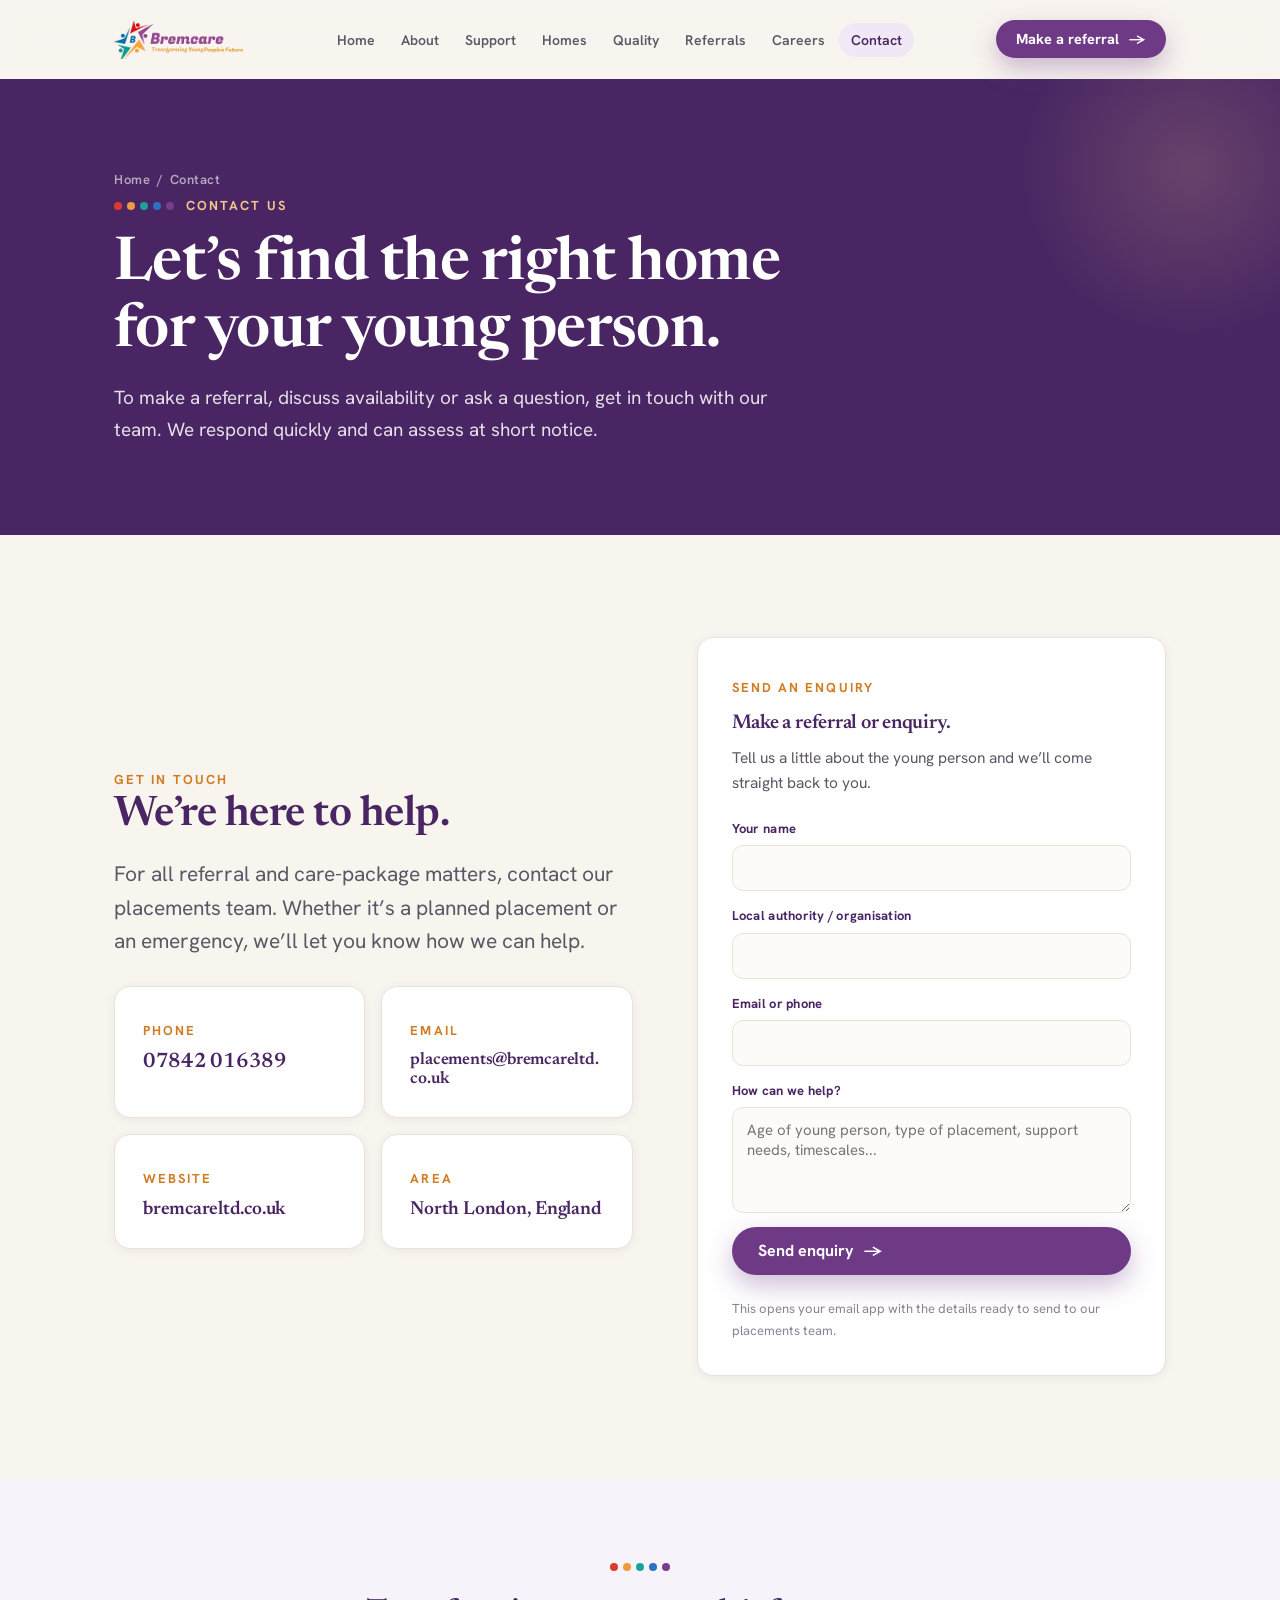
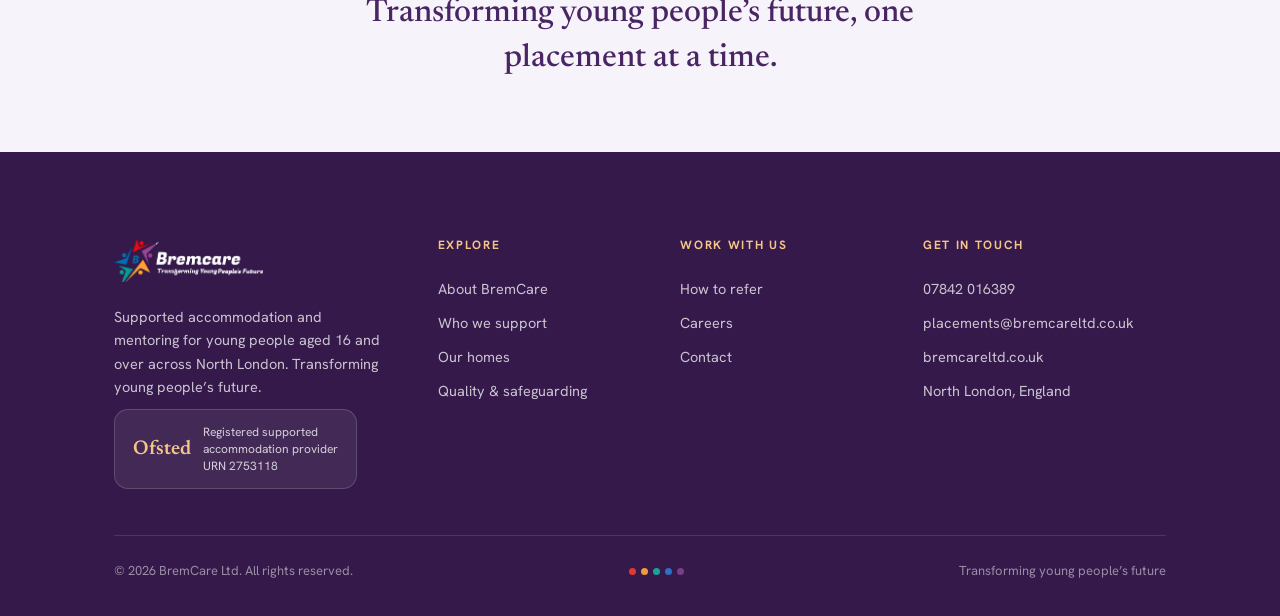
<file: contact.html>
<!DOCTYPE html>
<html lang="en">
<head>
<meta charset="UTF-8">
<meta name="viewport" content="width=device-width, initial-scale=1.0">
<title>Contact BremCare</title>
<meta name="description" content="Get in touch with BremCare to make a referral, discuss availability or ask a question. Call 07842 016389 or email placements@bremcareltd.co.uk.">
<link rel="preconnect" href="https://fonts.googleapis.com">
<link rel="preconnect" href="https://fonts.gstatic.com" crossorigin>
<link href="https://fonts.googleapis.com/css2?family=Newsreader:ital,opsz,wght@0,6..72,400;0,6..72,500;0,6..72,600;0,6..72,700;1,6..72,400;1,6..72,500&family=Hanken+Grotesk:wght@400;500;600;700;800&display=swap" rel="stylesheet">
<link rel="stylesheet" href="assets/site.css?v=9">
</head>
<body data-page="contact">

  <section class="page-hero">
    <div class="wrap">
      <div class="crumbs"><a href="index.html">Home</a> &nbsp;/&nbsp; Contact</div>
      <div class="eyebrow"><span class="dots"><span class="d1"></span><span class="d2"></span><span class="d3"></span><span class="d4"></span><span class="d5"></span></span> Contact us</div>
      <h1>Let&rsquo;s find the right home for your young person.</h1>
      <p>To make a referral, discuss availability or ask a question, get in touch with our team. We respond quickly and can assess at short notice.</p>
    </div>
  </section>

  <section class="section">
    <div class="wrap split">
      <div class="reveal">
        <div class="eyebrow amber">Get in touch</div>
        <h2>We&rsquo;re here to help.</h2>
        <p class="lead" style="margin-top:18px;">For all referral and care-package matters, contact our placements team. Whether it&rsquo;s a planned placement or an emergency, we&rsquo;ll let you know how we can help.</p>
        <div class="grid g-2" style="margin-top:28px;gap:16px;">
          <div class="card"><div class="eyebrow amber">Phone</div><h3 style="margin-top:8px;font-size:21px;"><a href="tel:+447842016389">07842 016389</a></h3></div>
          <div class="card"><div class="eyebrow amber">Email</div><h3 style="margin-top:8px;font-size:17px;word-break:break-all;"><a href="mailto:placements@bremcareltd.co.uk">placements@bremcareltd.co.uk</a></h3></div>
          <div class="card"><div class="eyebrow amber">Website</div><h3 style="margin-top:8px;font-size:19px;"><a href="https://bremcareltd.co.uk" target="_blank" rel="noopener">bremcareltd.co.uk</a></h3></div>
          <div class="card"><div class="eyebrow amber">Area</div><h3 style="margin-top:8px;font-size:19px;">North London, England</h3></div>
        </div>
      </div>
      <div class="reveal d1">
        <div class="card" style="padding:34px;">
          <div class="eyebrow amber">Send an enquiry</div>
          <h3 style="margin-top:12px;">Make a referral or enquiry.</h3>
          <p style="margin-top:10px;color:var(--slate);">Tell us a little about the young person and we&rsquo;ll come straight back to you.</p>
          <form id="enq" style="margin-top:22px;display:flex;flex-direction:column;gap:14px;">
            <label class="fld"><span>Your name</span><input type="text" name="name" required></label>
            <label class="fld"><span>Local authority / organisation</span><input type="text" name="org"></label>
            <label class="fld"><span>Email or phone</span><input type="text" name="contact" required></label>
            <label class="fld"><span>How can we help?</span><textarea name="message" rows="4" placeholder="Age of young person, type of placement, support needs, timescales..."></textarea></label>
            <button class="btn btn-primary" type="submit">Send enquiry <span class="arr">&rarr;</span></button>
            <p style="font-size:13px;color:var(--muted);">This opens your email app with the details ready to send to our placements team.</p>
          </form>
        </div>
      </div>
    </div>
  </section>

  <section class="section soft tight">
    <div class="wrap center">
      <div class="dots reveal" style="justify-content:center;margin-bottom:20px;"><span class="d1"></span><span class="d2"></span><span class="d3"></span><span class="d4"></span><span class="d5"></span></div>
      <p class="quote reveal" style="max-width:30ch;margin-inline:auto;">Transforming young people&rsquo;s future, one placement at a time.</p>
    </div>
  </section>

  <style>
    .fld{display:flex;flex-direction:column;gap:6px;}
    .fld span{font-size:13px;font-weight:700;color:var(--plum-d);letter-spacing:.02em;}
    .fld input,.fld textarea{font-family:var(--sans);font-size:15px;color:var(--ink);background:var(--paper-2);border:1.5px solid var(--line);border-radius:11px;padding:12px 14px;width:100%;transition:border-color .2s var(--ease);}
    .fld input:focus,.fld textarea:focus{outline:none;border-color:var(--plum);}
    .fld textarea{resize:vertical;}
  </style>

  <script src="assets/site.js?v=9"></script>
  <script>
    (function(){
      var f = document.getElementById('enq');
      if(!f) return;
      f.addEventListener('submit', function(e){
        e.preventDefault();
        var d = new FormData(f);
        var subject = 'Referral / enquiry \u2013 BremCare';
        var body =
          'Name: ' + (d.get('name')||'') + '\n' +
          'Local authority / organisation: ' + (d.get('org')||'') + '\n' +
          'Contact: ' + (d.get('contact')||'') + '\n\n' +
          (d.get('message')||'');
        window.location.href = 'mailto:placements@bremcareltd.co.uk?subject=' +
          encodeURIComponent(subject) + '&body=' + encodeURIComponent(body);
      });
    })();
  </script>
</body>
</html>
</file>
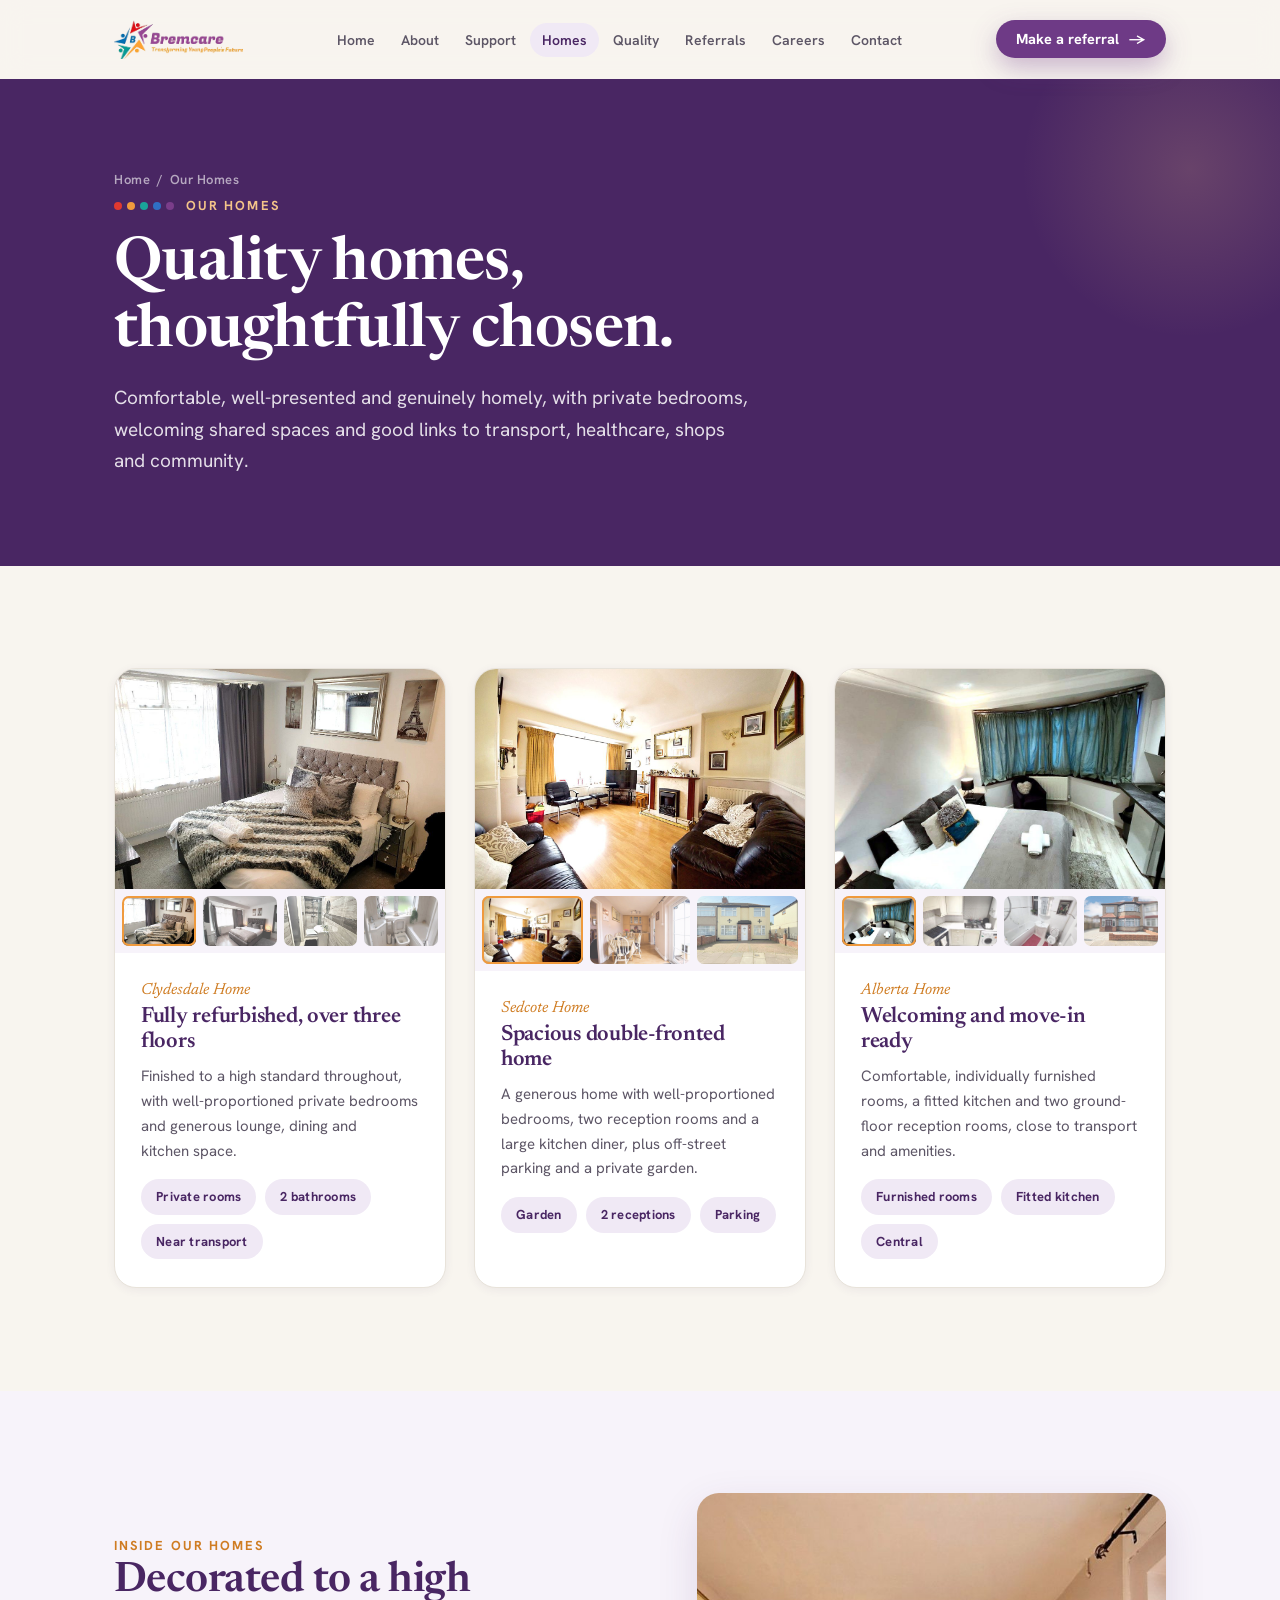
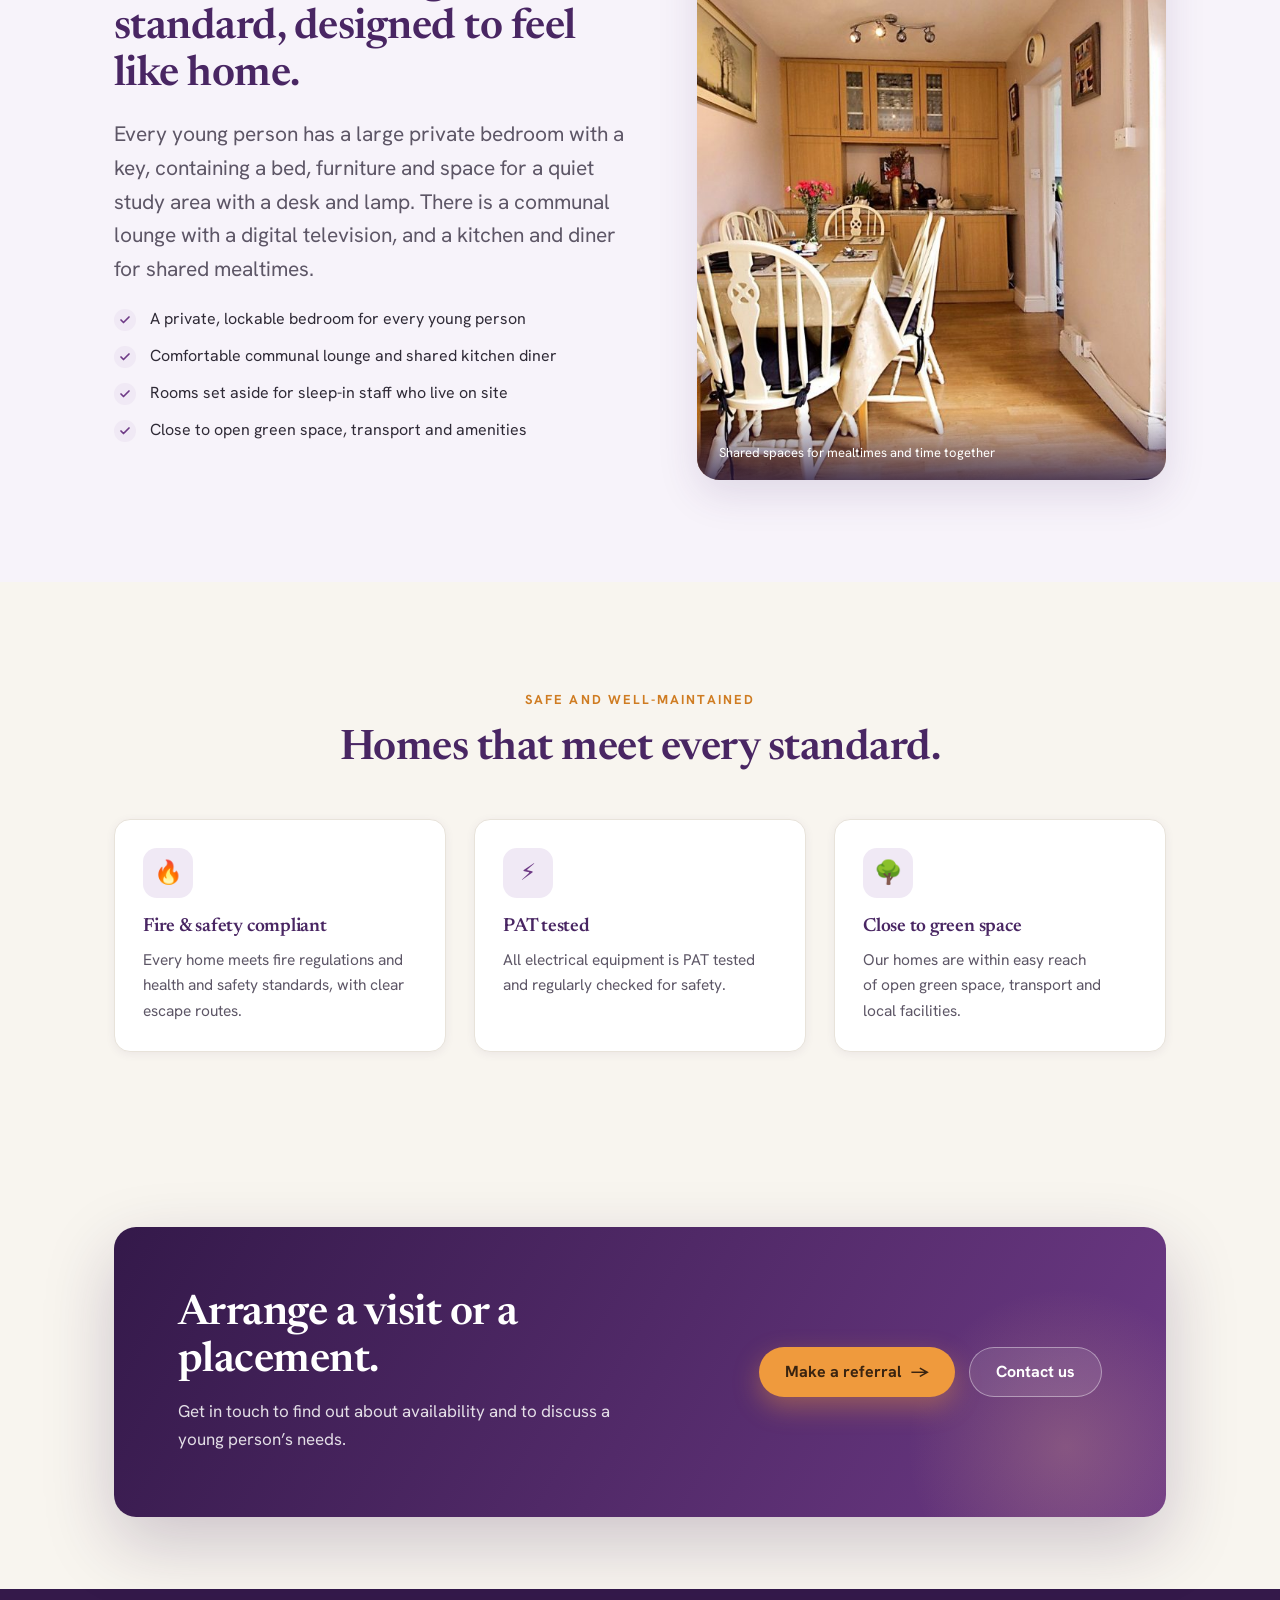
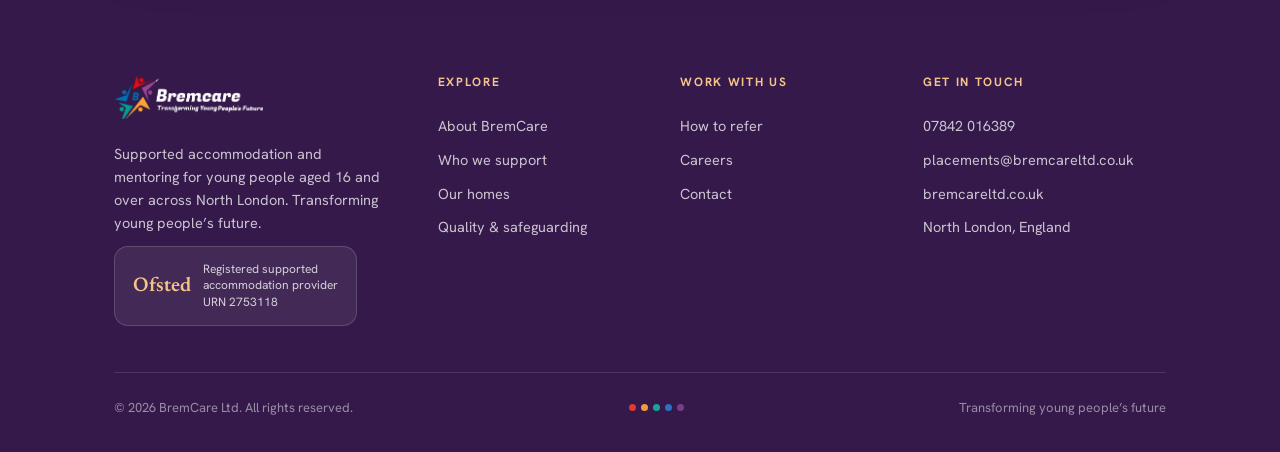
<file: homes.html>
<!DOCTYPE html>
<html lang="en">
<head>
<meta charset="UTF-8">
<meta name="viewport" content="width=device-width, initial-scale=1.0">
<title>Our Homes · BremCare supported accommodation</title>
<meta name="description" content="BremCare homes are comfortable, well-presented and genuinely homely, with private bedrooms, welcoming shared spaces and good links to transport, healthcare and community across North London.">
<link rel="preconnect" href="https://fonts.googleapis.com">
<link rel="preconnect" href="https://fonts.gstatic.com" crossorigin>
<link href="https://fonts.googleapis.com/css2?family=Newsreader:ital,opsz,wght@0,6..72,400;0,6..72,500;0,6..72,600;0,6..72,700;1,6..72,400;1,6..72,500&family=Hanken+Grotesk:wght@400;500;600;700;800&display=swap" rel="stylesheet">
<link rel="stylesheet" href="assets/site.css?v=9">
</head>
<body data-page="homes">

  <section class="page-hero">
    <div class="wrap">
      <div class="crumbs"><a href="index.html">Home</a> &nbsp;/&nbsp; Our Homes</div>
      <div class="eyebrow"><span class="dots"><span class="d1"></span><span class="d2"></span><span class="d3"></span><span class="d4"></span><span class="d5"></span></span> Our homes</div>
      <h1>Quality homes, thoughtfully chosen.</h1>
      <p>Comfortable, well-presented and genuinely homely, with private bedrooms, welcoming shared spaces and good links to transport, healthcare, shops and community.</p>
    </div>
  </section>

  <section class="section">
    <div class="wrap grid g-3">
      <div class="home-card reveal">
        <div class="ph"><img src="photos/p1_1.jpg" alt="A furnished bedroom in Clydesdale Home" data-main></div>
        <div class="thumbs" data-gallery>
          <button class="thumb active" data-src="photos/p1_1.jpg"><img src="photos/p1_1.jpg" alt="Bedroom"></button>
          <button class="thumb" data-src="photos/p1_0.jpg"><img src="photos/p1_0.jpg" alt="Second bedroom"></button>
          <button class="thumb" data-src="photos/p1_2.jpg"><img src="photos/p1_2.jpg" alt="Shower room"></button>
          <button class="thumb" data-src="photos/p1_3.jpg"><img src="photos/p1_3.jpg" alt="Interior"></button>
        </div>
        <div class="body">
          <div class="label">Clydesdale Home</div>
          <h3>Fully refurbished, over three floors</h3>
          <p>Finished to a high standard throughout, with well-proportioned private bedrooms and generous lounge, dining and kitchen space.</p>
          <div class="chips"><span class="chip">Private rooms</span><span class="chip">2 bathrooms</span><span class="chip">Near transport</span></div>
        </div>
      </div>
      <div class="home-card reveal d1">
        <div class="ph"><img src="photos/p2_1.jpg" alt="A comfortable living room in Sedcote Home" data-main></div>
        <div class="thumbs" data-gallery>
          <button class="thumb active" data-src="photos/p2_1.jpg"><img src="photos/p2_1.jpg" alt="Living room"></button>
          <button class="thumb" data-src="photos/p2_2.jpg"><img src="photos/p2_2.jpg" alt="Kitchen diner"></button>
          <button class="thumb" data-src="photos/p2_0.jpg"><img src="photos/p2_0.jpg" alt="Exterior"></button>
        </div>
        <div class="body">
          <div class="label">Sedcote Home</div>
          <h3>Spacious double-fronted home</h3>
          <p>A generous home with well-proportioned bedrooms, two reception rooms and a large kitchen diner, plus off-street parking and a private garden.</p>
          <div class="chips"><span class="chip">Garden</span><span class="chip">2 receptions</span><span class="chip">Parking</span></div>
        </div>
      </div>
      <div class="home-card reveal d2">
        <div class="ph"><img src="photos/p3_2.jpg" alt="A spacious bedroom in Alberta Home" data-main></div>
        <div class="thumbs" data-gallery>
          <button class="thumb active" data-src="photos/p3_2.jpg"><img src="photos/p3_2.jpg" alt="Bedroom"></button>
          <button class="thumb" data-src="photos/p3_1.jpg"><img src="photos/p3_1.jpg" alt="Kitchen"></button>
          <button class="thumb" data-src="photos/p3_3.jpg"><img src="photos/p3_3.jpg" alt="Bathroom"></button>
          <button class="thumb" data-src="photos/p3_ext.jpg"><img src="photos/p3_ext.jpg" alt="Exterior"></button>
        </div>
        <div class="body">
          <div class="label">Alberta Home</div>
          <h3>Welcoming and move-in ready</h3>
          <p>Comfortable, individually furnished rooms, a fitted kitchen and two ground-floor reception rooms, close to transport and amenities.</p>
          <div class="chips"><span class="chip">Furnished rooms</span><span class="chip">Fitted kitchen</span><span class="chip">Central</span></div>
        </div>
      </div>
    </div>
  </section>

  <section class="section soft">
    <div class="wrap split">
      <div class="reveal">
        <div class="eyebrow amber">Inside our homes</div>
        <h2>Decorated to a high standard, designed to feel like home.</h2>
        <p class="lead" style="margin-top:18px;">Every young person has a large private bedroom with a key, containing a bed, furniture and space for a quiet study area with a desk and lamp. There is a communal lounge with a digital television, and a kitchen and diner for shared mealtimes.</p>
        <ul class="ticks" style="margin-top:22px;">
          <li>A private, lockable bedroom for every young person</li>
          <li>Comfortable communal lounge and shared kitchen diner</li>
          <li>Rooms set aside for sleep-in staff who live on site</li>
          <li>Close to open green space, transport and amenities</li>
        </ul>
      </div>
      <div class="reveal d1">
        <div class="feature-img tall">
          <img src="photos/p2_2.jpg" alt="A dining area in a BremCare home">
          <div class="img-cap">Shared spaces for mealtimes and time together</div>
        </div>
      </div>
    </div>
  </section>

  <section class="section">
    <div class="wrap">
      <div class="sec-head center reveal">
        <div class="eyebrow amber" style="justify-content:center;">Safe and well-maintained</div>
        <h2>Homes that meet every standard.</h2>
      </div>
      <div class="grid g-3" style="margin-top:46px;">
        <div class="card reveal"><div class="ic">&#128293;</div><h4>Fire &amp; safety compliant</h4><p>Every home meets fire regulations and health and safety standards, with clear escape routes.</p></div>
        <div class="card reveal d1"><div class="ic">&#9889;</div><h4>PAT tested</h4><p>All electrical equipment is PAT tested and regularly checked for safety.</p></div>
        <div class="card reveal d2"><div class="ic">&#127795;</div><h4>Close to green space</h4><p>Our homes are within easy reach of open green space, transport and local facilities.</p></div>
      </div>
    </div>
  </section>

  <section class="section tight">
    <div class="wrap">
      <div class="cta-band reveal">
        <div class="inner">
          <div>
            <h2>Arrange a visit or a placement.</h2>
            <p>Get in touch to find out about availability and to discuss a young person&rsquo;s needs.</p>
          </div>
          <div class="btn-row">
            <a class="btn btn-amber" href="referrals.html">Make a referral <span class="arr">&rarr;</span></a>
            <a class="btn btn-ghost" href="contact.html">Contact us</a>
          </div>
        </div>
      </div>
    </div>
  </section>

  <script src="assets/site.js?v=9"></script>
</body>
</html>
</file>
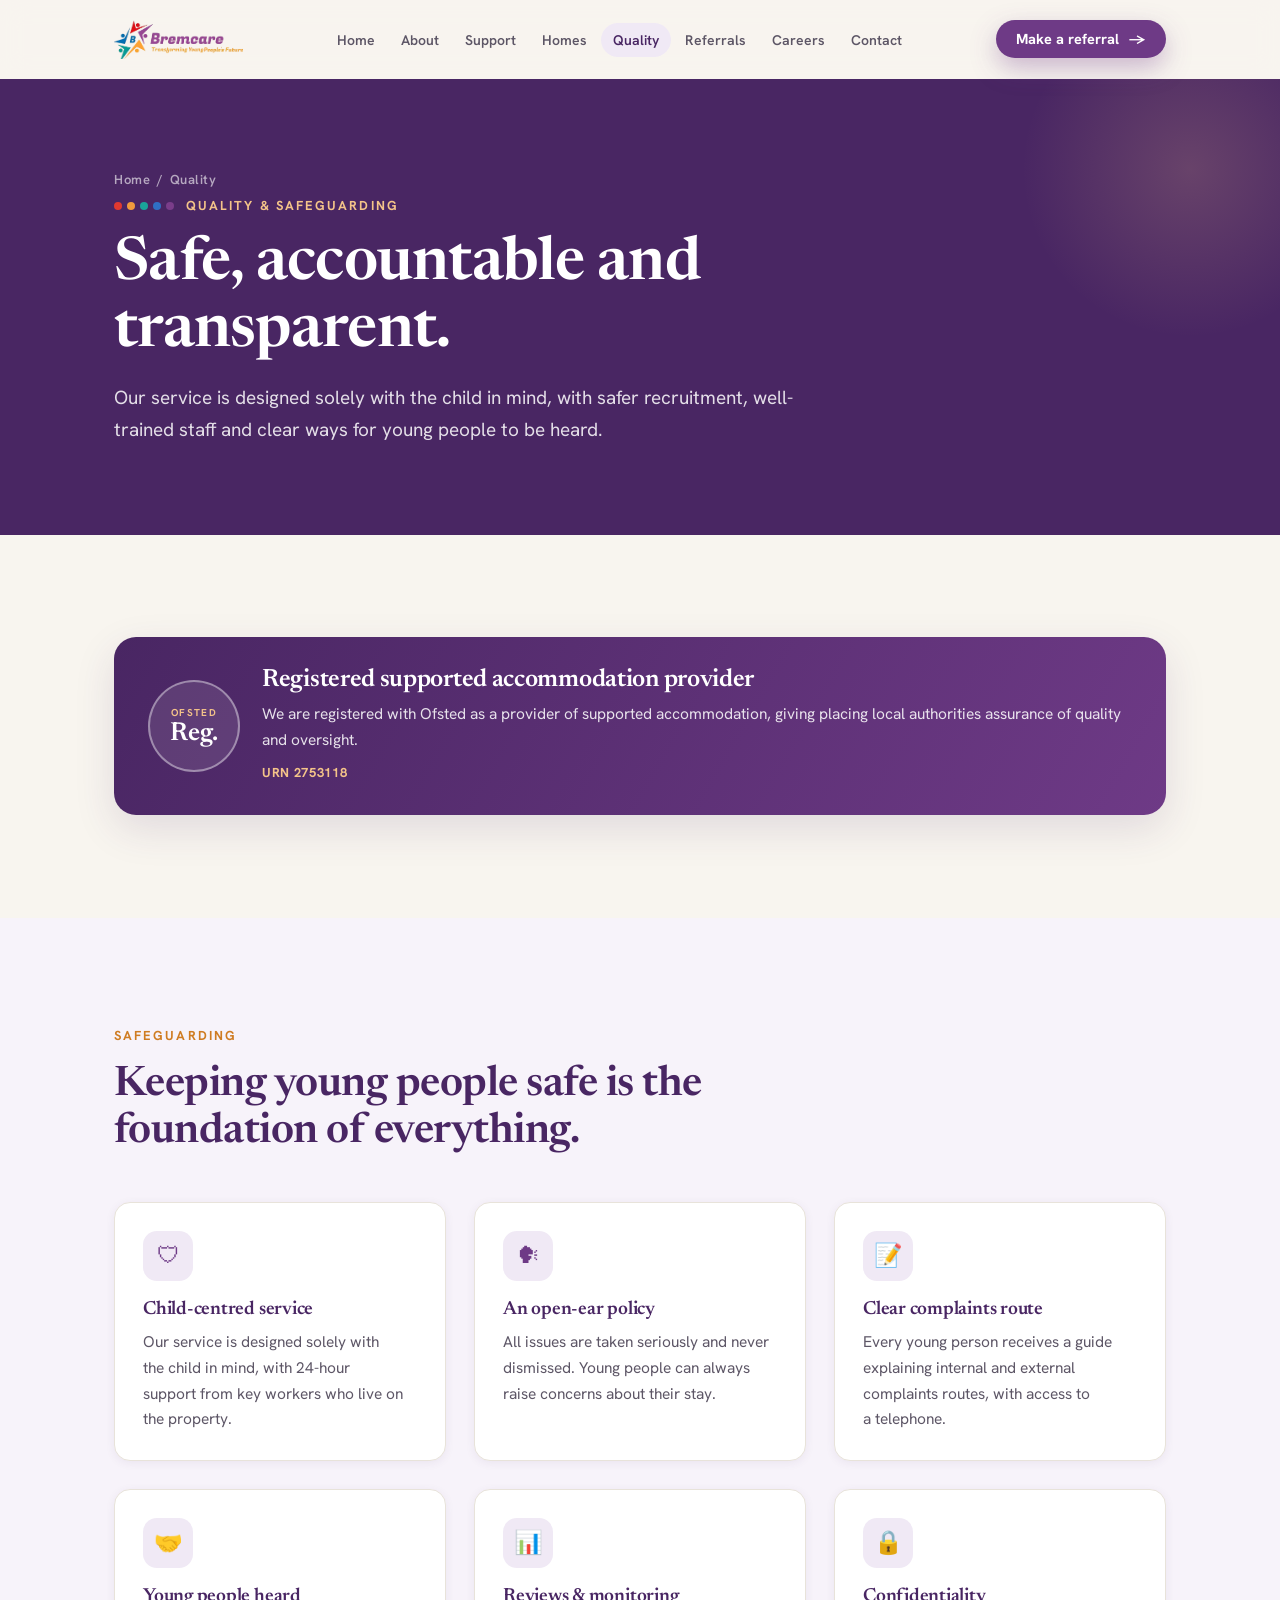
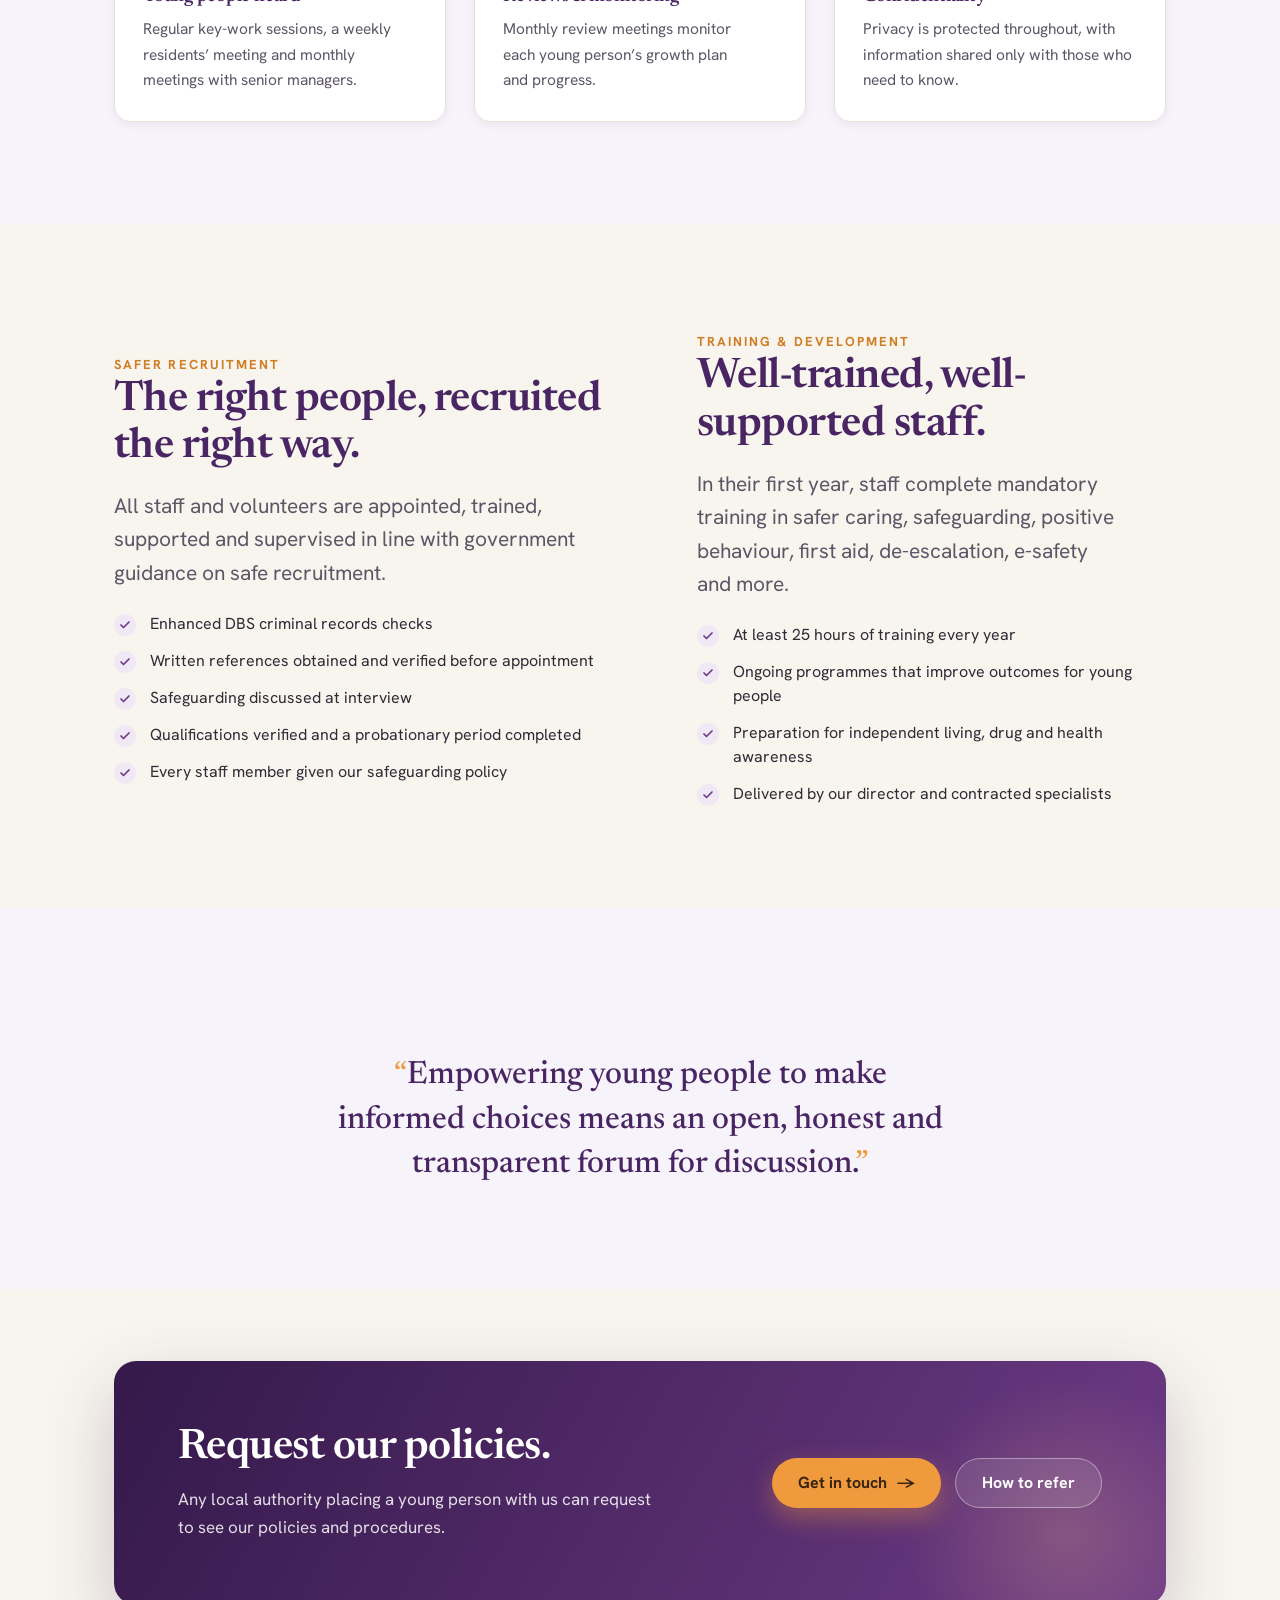
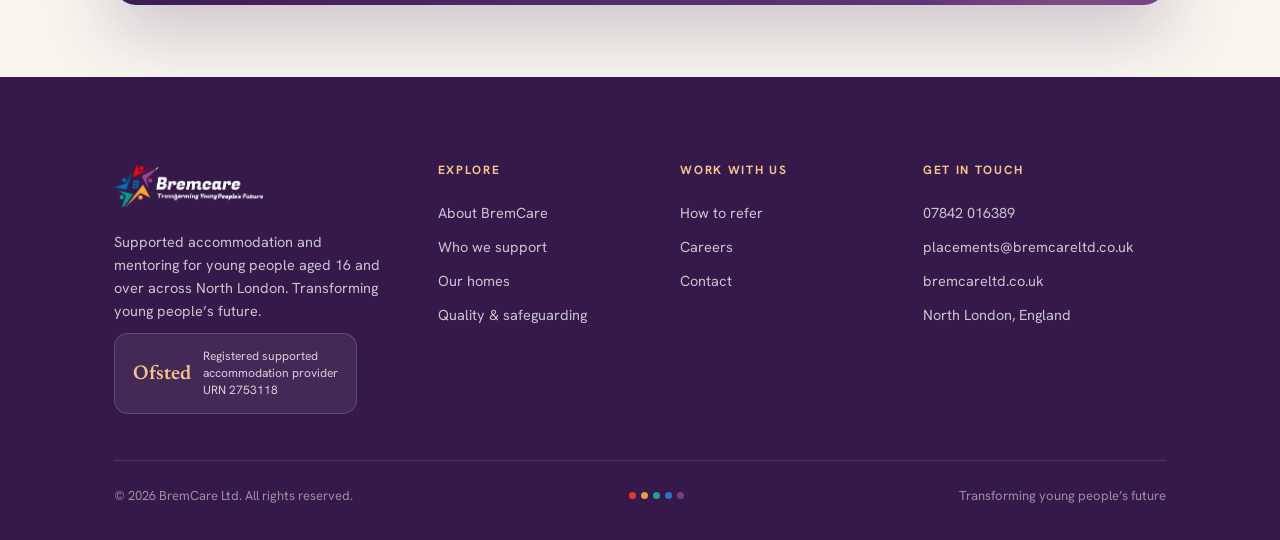
<file: quality.html>
<!DOCTYPE html>
<html lang="en">
<head>
<meta charset="UTF-8">
<meta name="viewport" content="width=device-width, initial-scale=1.0">
<title>Quality &amp; Safeguarding · BremCare</title>
<meta name="description" content="BremCare is registered with Ofsted as a provider of supported accommodation (URN 2753118), with safer recruitment, well-trained staff and a transparent, child-centred approach to safeguarding.">
<link rel="preconnect" href="https://fonts.googleapis.com">
<link rel="preconnect" href="https://fonts.gstatic.com" crossorigin>
<link href="https://fonts.googleapis.com/css2?family=Newsreader:ital,opsz,wght@0,6..72,400;0,6..72,500;0,6..72,600;0,6..72,700;1,6..72,400;1,6..72,500&family=Hanken+Grotesk:wght@400;500;600;700;800&display=swap" rel="stylesheet">
<link rel="stylesheet" href="assets/site.css?v=9">
</head>
<body data-page="quality">

  <section class="page-hero">
    <div class="wrap">
      <div class="crumbs"><a href="index.html">Home</a> &nbsp;/&nbsp; Quality</div>
      <div class="eyebrow"><span class="dots"><span class="d1"></span><span class="d2"></span><span class="d3"></span><span class="d4"></span><span class="d5"></span></span> Quality &amp; safeguarding</div>
      <h1>Safe, accountable and transparent.</h1>
      <p>Our service is designed solely with the child in mind, with safer recruitment, well-trained staff and clear ways for young people to be heard.</p>
    </div>
  </section>

  <section class="section">
    <div class="wrap">
      <div class="ofsted reveal">
        <div class="seal"><span class="t">Ofsted</span><span class="c">Reg.</span></div>
        <div>
          <h3>Registered supported accommodation provider</h3>
          <p>We are registered with Ofsted as a provider of supported accommodation, giving placing local authorities assurance of quality and oversight.</p>
          <span class="urn">URN 2753118</span>
        </div>
      </div>
    </div>
  </section>

  <section class="section soft">
    <div class="wrap">
      <div class="sec-head reveal">
        <div class="eyebrow amber">Safeguarding</div>
        <h2>Keeping young people safe is the foundation of everything.</h2>
      </div>
      <div class="grid g-3" style="margin-top:46px;">
        <div class="card reveal"><div class="ic">&#128737;</div><h4>Child-centred service</h4><p>Our service is designed solely with the child in mind, with 24-hour support from key workers who live on the property.</p></div>
        <div class="card reveal d1"><div class="ic">&#128483;</div><h4>An open-ear policy</h4><p>All issues are taken seriously and never dismissed. Young people can always raise concerns about their stay.</p></div>
        <div class="card reveal d2"><div class="ic">&#128221;</div><h4>Clear complaints route</h4><p>Every young person receives a guide explaining internal and external complaints routes, with access to a telephone.</p></div>
        <div class="card reveal"><div class="ic">&#129309;</div><h4>Young people heard</h4><p>Regular key-work sessions, a weekly residents&rsquo; meeting and monthly meetings with senior managers.</p></div>
        <div class="card reveal d1"><div class="ic">&#128202;</div><h4>Reviews &amp; monitoring</h4><p>Monthly review meetings monitor each young person&rsquo;s growth plan and progress.</p></div>
        <div class="card reveal d2"><div class="ic">&#128274;</div><h4>Confidentiality</h4><p>Privacy is protected throughout, with information shared only with those who need to know.</p></div>
      </div>
    </div>
  </section>

  <section class="section">
    <div class="wrap split">
      <div class="reveal">
        <div class="eyebrow amber">Safer recruitment</div>
        <h2>The right people, recruited the right way.</h2>
        <p class="lead" style="margin-top:18px;">All staff and volunteers are appointed, trained, supported and supervised in line with government guidance on safe recruitment.</p>
        <ul class="ticks" style="margin-top:22px;">
          <li>Enhanced DBS criminal records checks</li>
          <li>Written references obtained and verified before appointment</li>
          <li>Safeguarding discussed at interview</li>
          <li>Qualifications verified and a probationary period completed</li>
          <li>Every staff member given our safeguarding policy</li>
        </ul>
      </div>
      <div class="reveal d1">
        <div class="eyebrow amber">Training &amp; development</div>
        <h2>Well-trained, well-supported staff.</h2>
        <p class="lead" style="margin-top:18px;">In their first year, staff complete mandatory training in safer caring, safeguarding, positive behaviour, first aid, de-escalation, e-safety and more.</p>
        <ul class="ticks" style="margin-top:22px;">
          <li>At least 25 hours of training every year</li>
          <li>Ongoing programmes that improve outcomes for young people</li>
          <li>Preparation for independent living, drug and health awareness</li>
          <li>Delivered by our director and contracted specialists</li>
        </ul>
      </div>
    </div>
  </section>

  <section class="section soft">
    <div class="wrap center">
      <div class="dots reveal" style="justify-content:center;margin-bottom:22px;"><span class="d1"></span><span class="d2"></span><span class="d3"></span><span class="d4"></span><span class="d5"></span></div>
      <p class="quote reveal" style="max-width:32ch;margin-inline:auto;"><span class="mk">&ldquo;</span>Empowering young people to make informed choices means an open, honest and transparent forum for discussion.<span class="mk">&rdquo;</span></p>
    </div>
  </section>

  <section class="section tight">
    <div class="wrap">
      <div class="cta-band reveal">
        <div class="inner">
          <div>
            <h2>Request our policies.</h2>
            <p>Any local authority placing a young person with us can request to see our policies and procedures.</p>
          </div>
          <div class="btn-row">
            <a class="btn btn-amber" href="contact.html">Get in touch <span class="arr">&rarr;</span></a>
            <a class="btn btn-ghost" href="referrals.html">How to refer</a>
          </div>
        </div>
      </div>
    </div>
  </section>

  <script src="assets/site.js?v=9"></script>
</body>
</html>
</file>
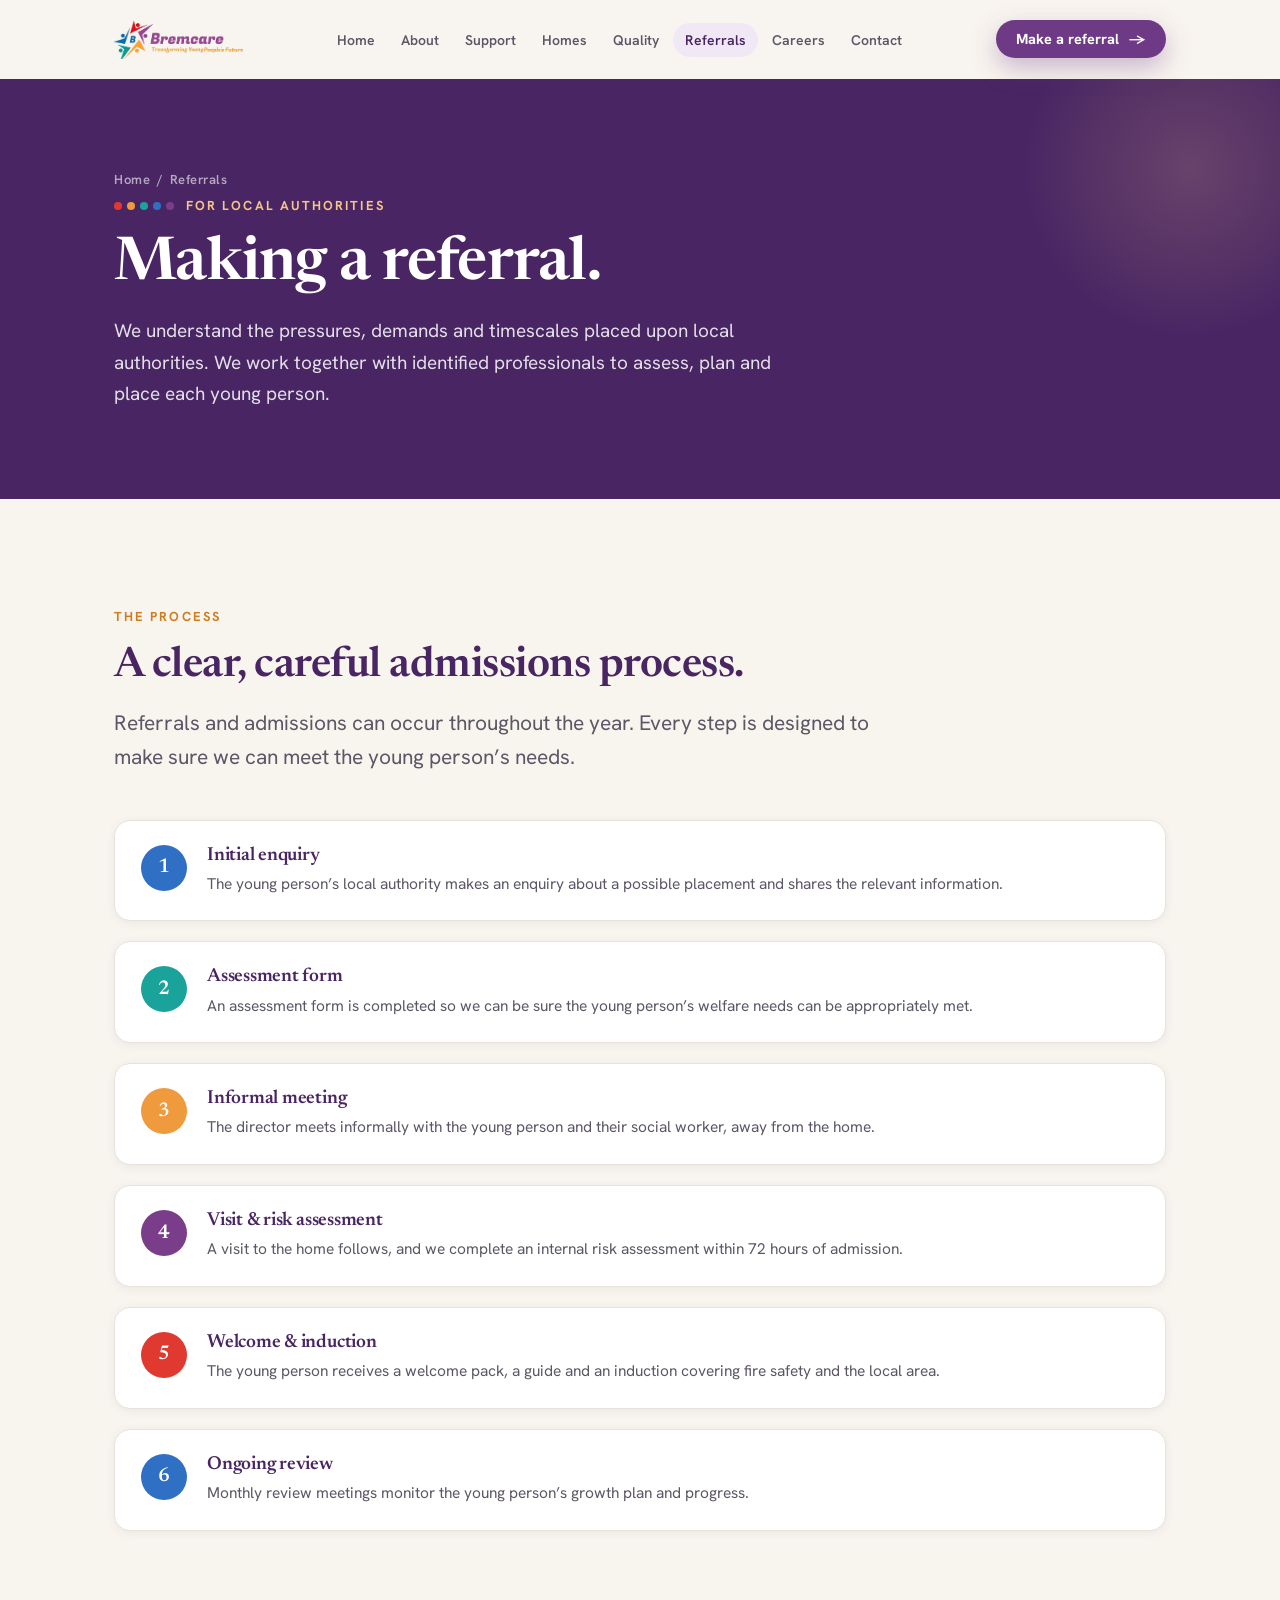
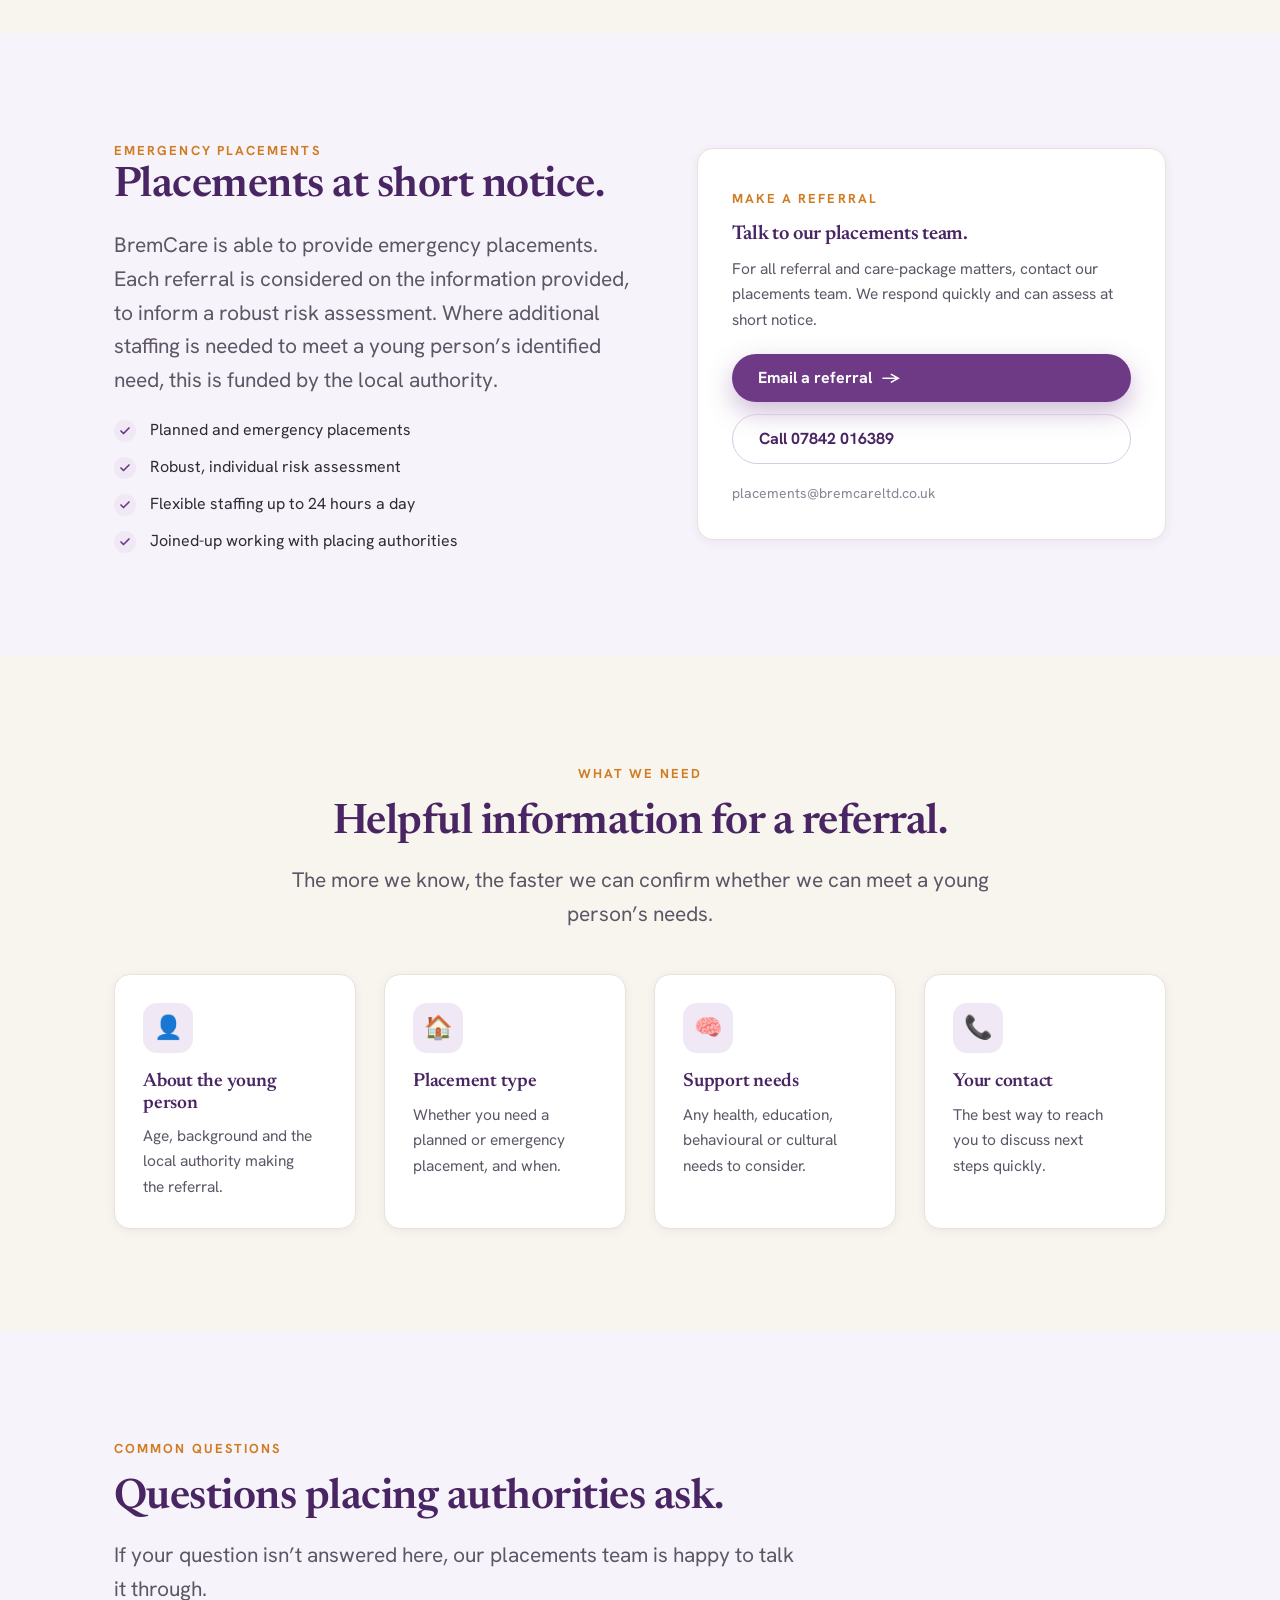
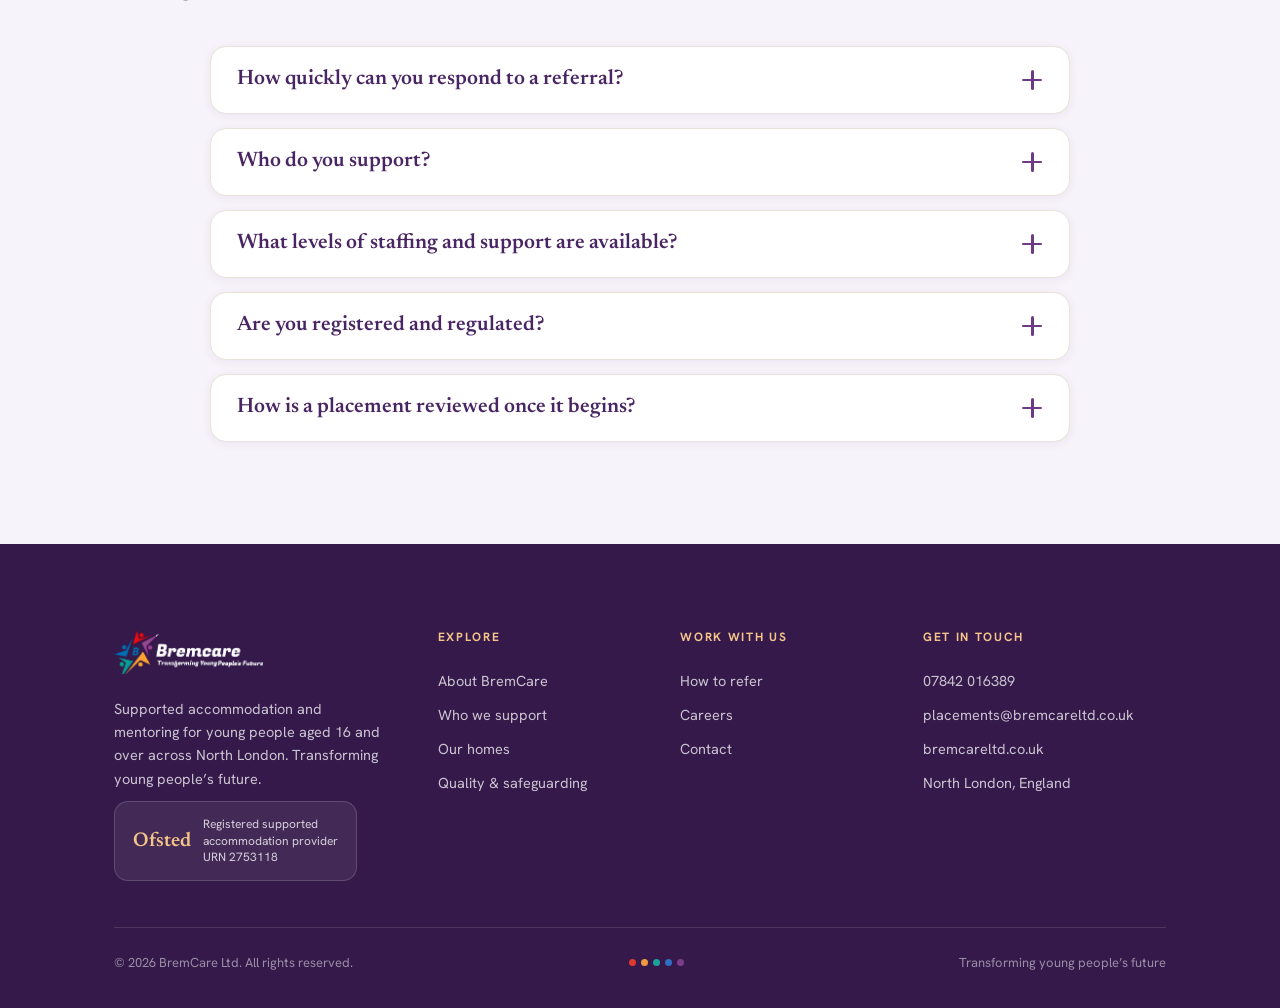
<file: referrals.html>
<!DOCTYPE html>
<html lang="en">
<head>
<meta charset="UTF-8">
<meta name="viewport" content="width=device-width, initial-scale=1.0">
<title>How to Refer · BremCare for local authorities</title>
<meta name="description" content="Make a referral to BremCare. We work closely with local authorities to assess, plan and place vulnerable young people aged 16 and over, with planned and emergency placements across North London.">
<link rel="preconnect" href="https://fonts.googleapis.com">
<link rel="preconnect" href="https://fonts.gstatic.com" crossorigin>
<link href="https://fonts.googleapis.com/css2?family=Newsreader:ital,opsz,wght@0,6..72,400;0,6..72,500;0,6..72,600;0,6..72,700;1,6..72,400;1,6..72,500&family=Hanken+Grotesk:wght@400;500;600;700;800&display=swap" rel="stylesheet">
<link rel="stylesheet" href="assets/site.css?v=9">
</head>
<body data-page="referrals">

  <section class="page-hero">
    <div class="wrap">
      <div class="crumbs"><a href="index.html">Home</a> &nbsp;/&nbsp; Referrals</div>
      <div class="eyebrow"><span class="dots"><span class="d1"></span><span class="d2"></span><span class="d3"></span><span class="d4"></span><span class="d5"></span></span> For local authorities</div>
      <h1>Making a referral.</h1>
      <p>We understand the pressures, demands and timescales placed upon local authorities. We work together with identified professionals to assess, plan and place each young person.</p>
    </div>
  </section>

  <section class="section">
    <div class="wrap">
      <div class="sec-head reveal">
        <div class="eyebrow amber">The process</div>
        <h2>A clear, careful admissions process.</h2>
        <p class="lead">Referrals and admissions can occur throughout the year. Every step is designed to make sure we can meet the young person&rsquo;s needs.</p>
      </div>
      <div class="steps" style="margin-top:46px;">
        <div class="step reveal"><div class="num">1</div><div><h4>Initial enquiry</h4><p>The young person&rsquo;s local authority makes an enquiry about a possible placement and shares the relevant information.</p></div></div>
        <div class="step reveal"><div class="num">2</div><div><h4>Assessment form</h4><p>An assessment form is completed so we can be sure the young person&rsquo;s welfare needs can be appropriately met.</p></div></div>
        <div class="step reveal"><div class="num">3</div><div><h4>Informal meeting</h4><p>The director meets informally with the young person and their social worker, away from the home.</p></div></div>
        <div class="step reveal"><div class="num">4</div><div><h4>Visit &amp; risk assessment</h4><p>A visit to the home follows, and we complete an internal risk assessment within 72 hours of admission.</p></div></div>
        <div class="step reveal"><div class="num">5</div><div><h4>Welcome &amp; induction</h4><p>The young person receives a welcome pack, a guide and an induction covering fire safety and the local area.</p></div></div>
        <div class="step reveal"><div class="num">6</div><div><h4>Ongoing review</h4><p>Monthly review meetings monitor the young person&rsquo;s growth plan and progress.</p></div></div>
      </div>
    </div>
  </section>

  <section class="section soft">
    <div class="wrap split">
      <div class="reveal">
        <div class="eyebrow amber">Emergency placements</div>
        <h2>Placements at short notice.</h2>
        <p class="lead" style="margin-top:18px;">BremCare is able to provide emergency placements. Each referral is considered on the information provided, to inform a robust risk assessment. Where additional staffing is needed to meet a young person&rsquo;s identified need, this is funded by the local authority.</p>
        <ul class="ticks" style="margin-top:22px;">
          <li>Planned and emergency placements</li>
          <li>Robust, individual risk assessment</li>
          <li>Flexible staffing up to 24 hours a day</li>
          <li>Joined-up working with placing authorities</li>
        </ul>
      </div>
      <div class="reveal d1">
        <div class="card" style="padding:34px;">
          <div class="eyebrow amber">Make a referral</div>
          <h3 style="margin-top:12px;">Talk to our placements team.</h3>
          <p style="margin-top:10px;color:var(--slate);">For all referral and care-package matters, contact our placements team. We respond quickly and can assess at short notice.</p>
          <div style="margin-top:22px;display:flex;flex-direction:column;gap:12px;">
            <a class="btn btn-primary" href="mailto:placements@bremcareltd.co.uk?subject=Referral%20enquiry%20%E2%80%93%20BremCare&body=Please%20tell%20us%20about%20the%20young%20person%3A%0D%0A%0D%0A-%20Age%3A%0D%0A-%20Local%20authority%3A%0D%0A-%20Type%20of%20placement%20(planned%2Femergency)%3A%0D%0A-%20Support%20needs%3A%0D%0A-%20Preferred%20start%20date%3A%0D%0A-%20Your%20name%20%26%20contact%20details%3A%0D%0A">Email a referral <span class="arr">&rarr;</span></a>
            <a class="btn btn-outline" href="tel:+447842016389">Call 07842 016389</a>
          </div>
          <p style="margin-top:18px;font-size:14px;color:var(--muted);">placements@bremcareltd.co.uk</p>
        </div>
      </div>
    </div>
  </section>

  <section class="section">
    <div class="wrap">
      <div class="sec-head center reveal">
        <div class="eyebrow amber" style="justify-content:center;">What we need</div>
        <h2>Helpful information for a referral.</h2>
        <p class="lead">The more we know, the faster we can confirm whether we can meet a young person&rsquo;s needs.</p>
      </div>
      <div class="grid g-4" style="margin-top:44px;">
        <div class="card reveal"><div class="ic">&#128100;</div><h4>About the young person</h4><p>Age, background and the local authority making the referral.</p></div>
        <div class="card reveal d1"><div class="ic">&#127968;</div><h4>Placement type</h4><p>Whether you need a planned or emergency placement, and when.</p></div>
        <div class="card reveal d2"><div class="ic">&#129504;</div><h4>Support needs</h4><p>Any health, education, behavioural or cultural needs to consider.</p></div>
        <div class="card reveal d3"><div class="ic">&#128222;</div><h4>Your contact</h4><p>The best way to reach you to discuss next steps quickly.</p></div>
      </div>
    </div>
  </section>

  <section class="section soft">
    <div class="wrap">
      <div class="sec-head reveal">
        <div class="eyebrow amber">Common questions</div>
        <h2>Questions placing authorities ask.</h2>
        <p class="lead">If your question isn&rsquo;t answered here, our placements team is happy to talk it through.</p>
      </div>
      <div class="faq reveal" style="margin-top:40px;margin-inline:auto;">
        <div class="acc">
          <button class="acc-q" aria-expanded="false">How quickly can you respond to a referral?<span class="pl"></span></button>
          <div class="acc-body"><div class="acc-inner"><p>We respond to enquiries quickly and can assess at short notice. For emergency placements, each referral is considered on the information provided so we can complete a robust risk assessment without delay.</p></div></div>
        </div>
        <div class="acc">
          <button class="acc-q" aria-expanded="false">Who do you support?<span class="pl"></span></button>
          <div class="acc-body"><div class="acc-inner"><p>Looked-after young people aged 16 and over, including those with additional needs such as mental health needs, learning difficulties or autism. Support is tailored to each young person&rsquo;s plan.</p></div></div>
        </div>
        <div class="acc">
          <button class="acc-q" aria-expanded="false">What levels of staffing and support are available?<span class="pl"></span></button>
          <div class="acc-body"><div class="acc-inner"><p>Flexible support up to 24 hours a day, including waking-night and sleep-in cover, with high-support staffing arranged where a young person&rsquo;s assessed needs require it. Additional staffing to meet an identified need is funded by the placing authority.</p></div></div>
        </div>
        <div class="acc">
          <button class="acc-q" aria-expanded="false">Are you registered and regulated?<span class="pl"></span></button>
          <div class="acc-body"><div class="acc-inner"><p>Yes &mdash; BremCare is registered with Ofsted as a provider of supported accommodation (URN 2753118), with safer recruitment, trained staff and clear, transparent ways for young people to be heard.</p></div></div>
        </div>
        <div class="acc">
          <button class="acc-q" aria-expanded="false">How is a placement reviewed once it begins?<span class="pl"></span></button>
          <div class="acc-body"><div class="acc-inner"><p>Every young person has a growth plan reviewed at monthly meetings, alongside an internal risk assessment completed within 72 hours of admission and ongoing joined-up working with the placing authority.</p></div></div>
        </div>
      </div>
    </div>
  </section>

  <script src="assets/site.js?v=9"></script>
</body>
</html>
</file>
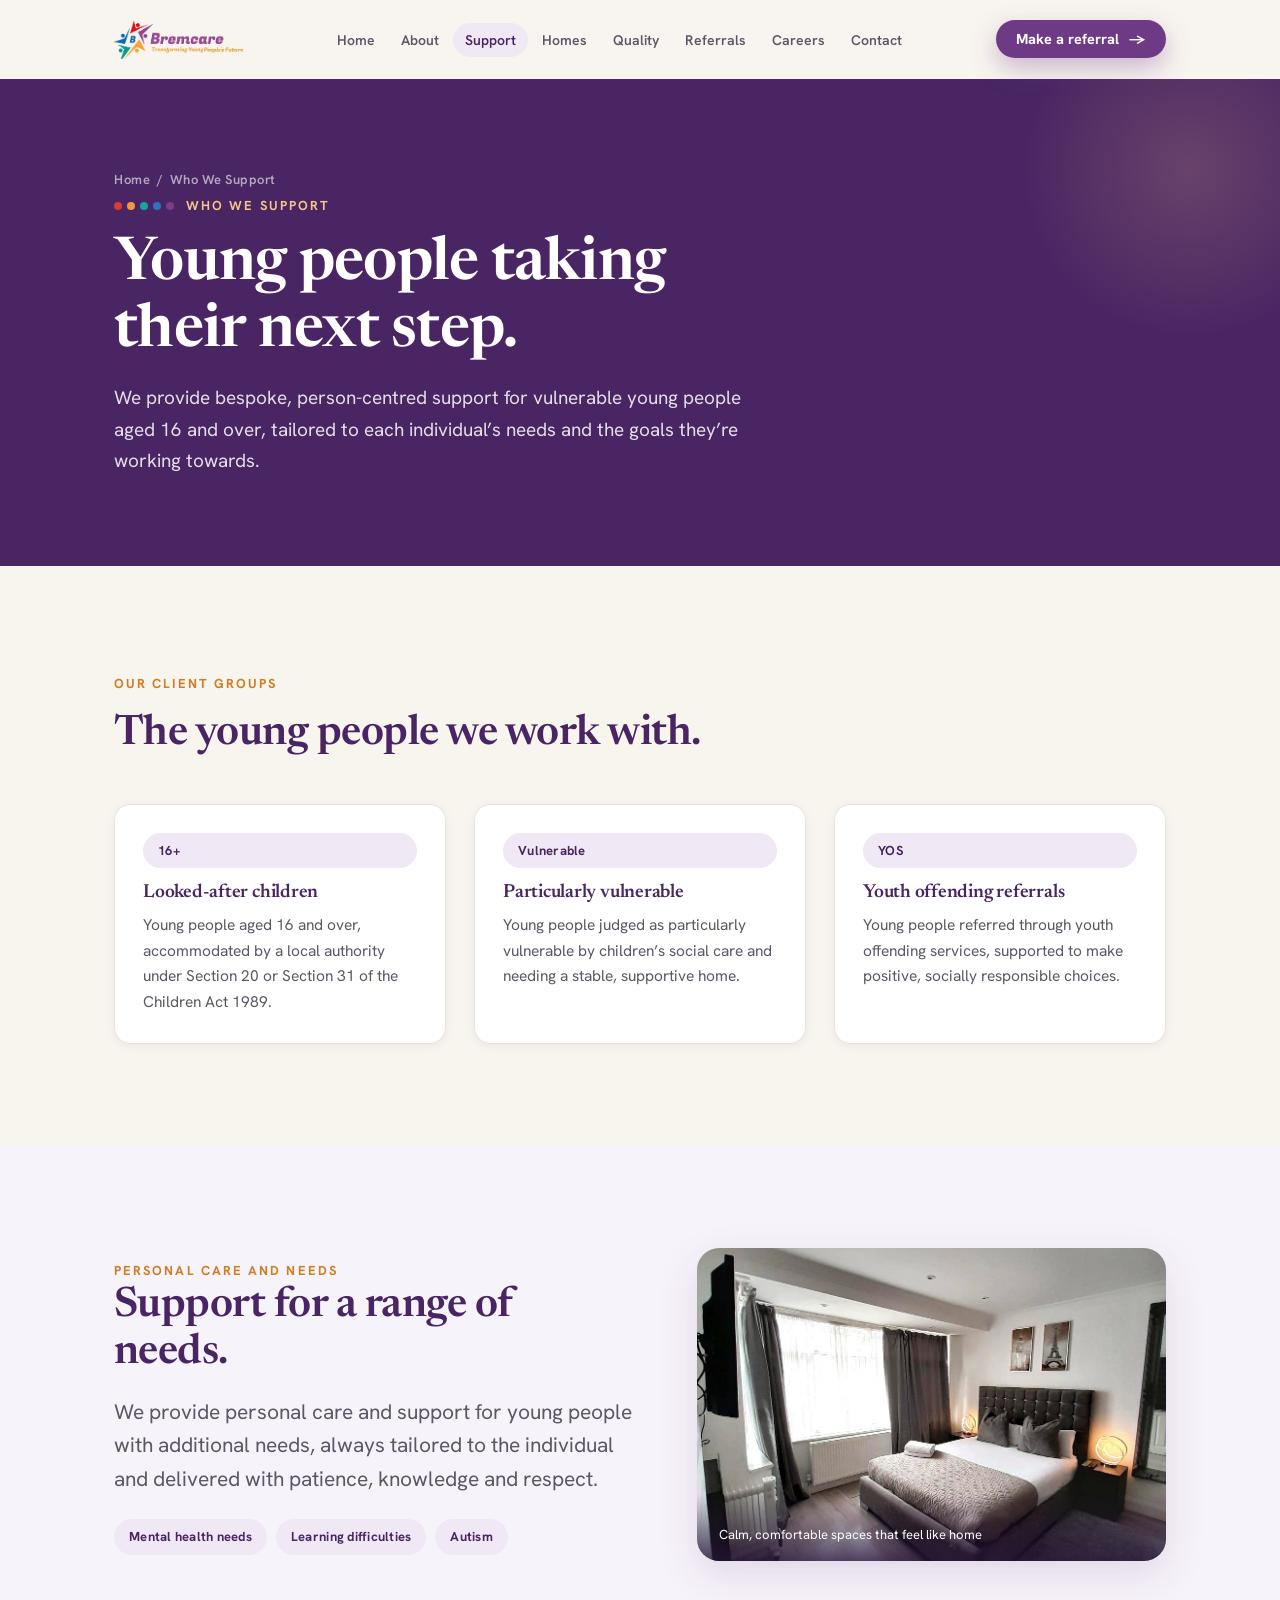
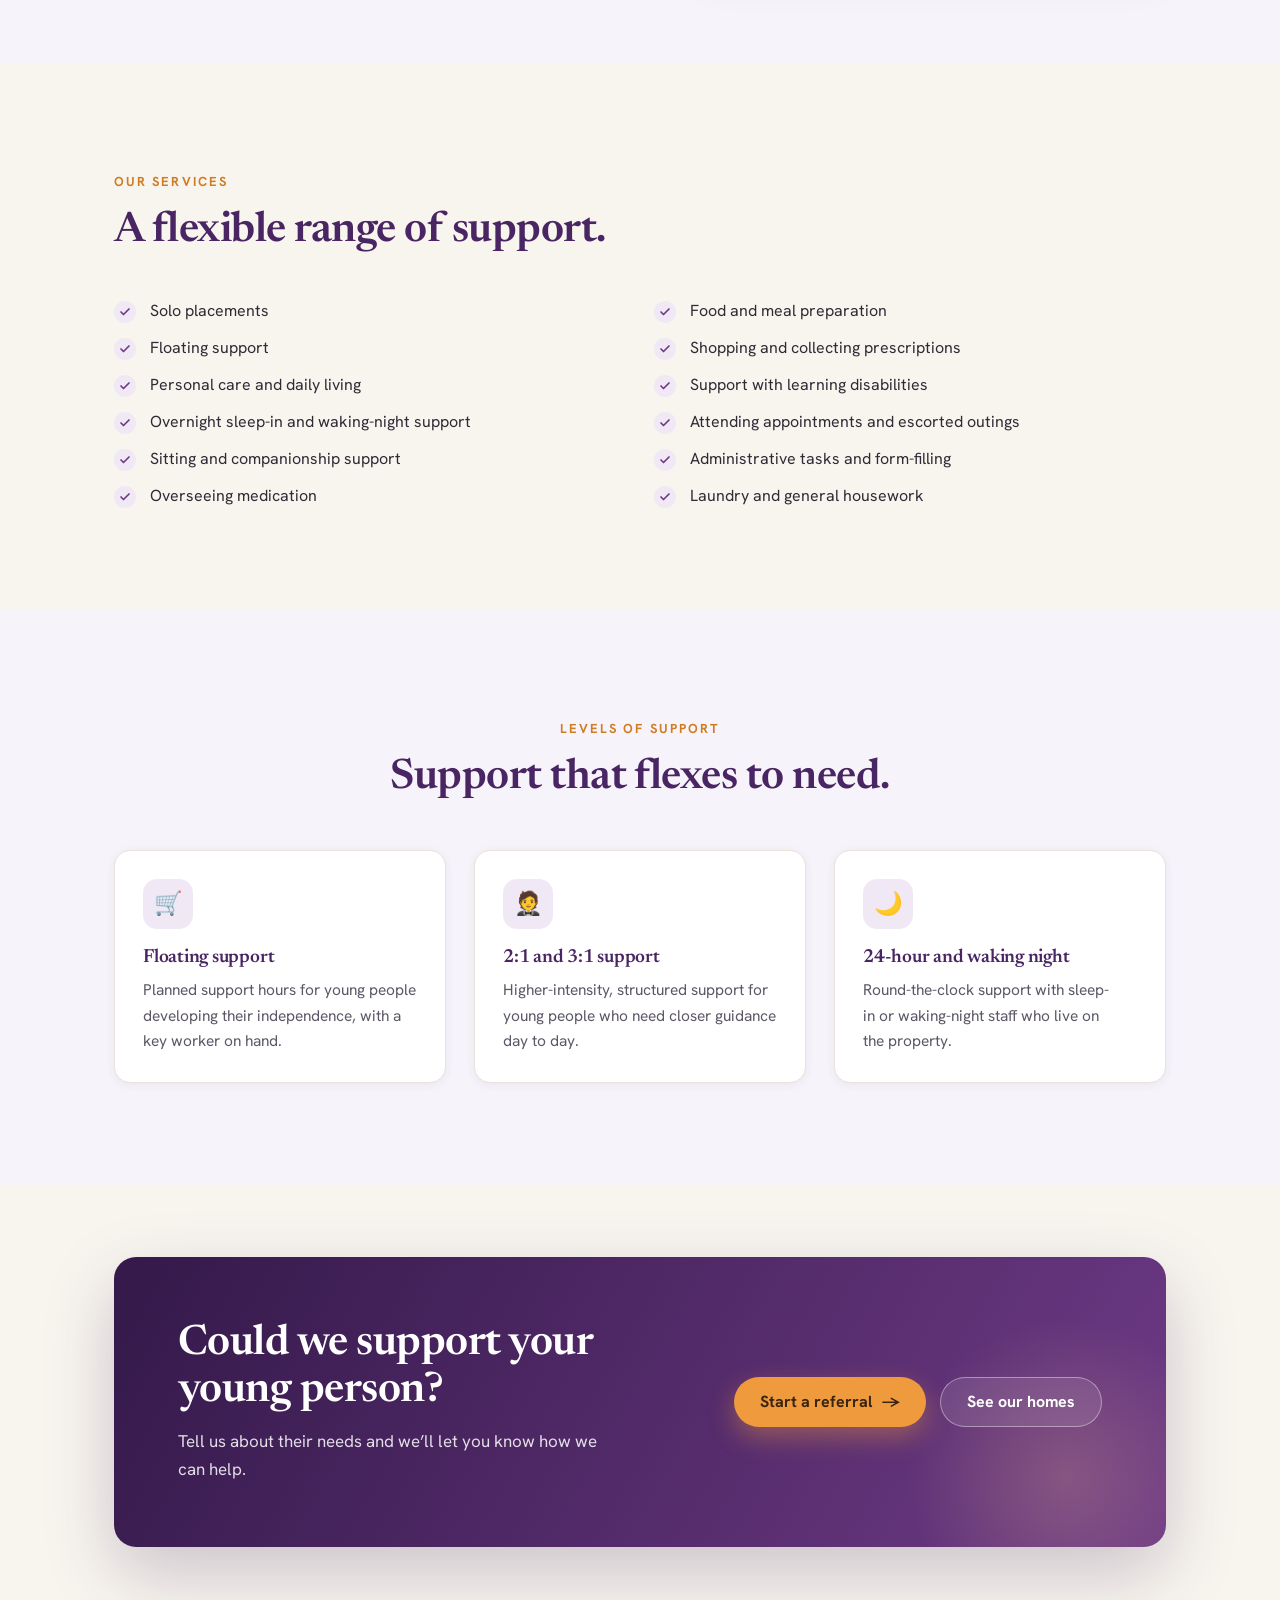
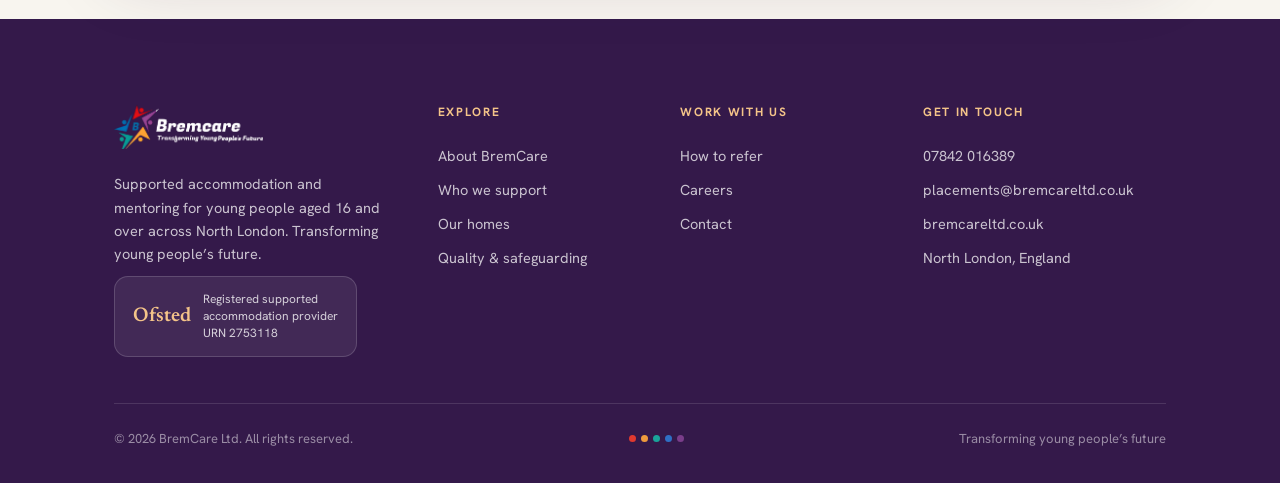
<file: support.html>
<!DOCTYPE html>
<html lang="en">
<head>
<meta charset="UTF-8">
<meta name="viewport" content="width=device-width, initial-scale=1.0">
<title>Who We Support - BremCare services and support</title>
<meta name="description" content="BremCare supports looked-after young people aged 16 and over, including those with mental health needs, learning difficulties and autism, with a flexible range of services and levels of support.">
<link rel="preconnect" href="https://fonts.googleapis.com">
<link rel="preconnect" href="https://fonts.gstatic.com" crossorigin>
<link href="https://fonts.googleapis.com/css2?family=Newsreader:ital,opsz,wght@0,6..72,400;0,6..72,500;0,6..72,600;0,6..72,700;1,6..72,400;1,6..72,500&family=Hanken+Grotesk:wght@400;500;600;700;800&display=swap" rel="stylesheet">
<link rel="stylesheet" href="assets/site.css?v=9">
</head>
<body data-page="support">

  <section class="page-hero">
    <div class="wrap">
      <div class="crumbs"><a href="index.html">Home</a> &nbsp;/&nbsp; Who We Support</div>
      <div class="eyebrow"><span class="dots"><span class="d1"></span><span class="d2"></span><span class="d3"></span><span class="d4"></span><span class="d5"></span></span> Who we support</div>
      <h1>Young people taking their next step.</h1>
      <p>We provide bespoke, person-centred support for vulnerable young people aged 16 and over, tailored to each individual&rsquo;s needs and the goals they&rsquo;re working towards.</p>
    </div>
  </section>

  <section class="section">
    <div class="wrap">
      <div class="sec-head reveal">
        <div class="eyebrow amber">Our client groups</div>
        <h2>The young people we work with.</h2>
      </div>
      <div class="grid g-3" style="margin-top:46px;">
        <div class="card hover reveal"><div class="chip" style="margin-bottom:14px;">16+</div><h4>Looked-after children</h4><p>Young people aged 16 and over, accommodated by a local authority under Section 20 or Section 31 of the Children Act 1989.</p></div>
        <div class="card hover reveal d1"><div class="chip" style="margin-bottom:14px;">Vulnerable</div><h4>Particularly vulnerable</h4><p>Young people judged as particularly vulnerable by children&rsquo;s social care and needing a stable, supportive home.</p></div>
        <div class="card hover reveal d2"><div class="chip" style="margin-bottom:14px;">YOS</div><h4>Youth offending referrals</h4><p>Young people referred through youth offending services, supported to make positive, socially responsible choices.</p></div>
      </div>
    </div>
  </section>

  <section class="section soft">
    <div class="wrap split">
      <div class="reveal">
        <div class="eyebrow amber">Personal care and needs</div>
        <h2>Support for a range of needs.</h2>
        <p class="lead" style="margin-top:18px;">We provide personal care and support for young people with additional needs, always tailored to the individual and delivered with patience, knowledge and respect.</p>
        <div class="chips" style="margin-top:24px;">
          <span class="chip">Mental health needs</span>
          <span class="chip">Learning difficulties</span>
          <span class="chip">Autism</span>
        </div>
      </div>
      <div class="reveal d1">
        <div class="feature-img wide">
          <img src="photos/p1_0.jpg" alt="A calm, comfortable bedroom">
          <div class="img-cap">Calm, comfortable spaces that feel like home</div>
        </div>
      </div>
    </div>
  </section>

  <section class="section" id="svc">
    <div class="wrap">
      <div class="sec-head reveal">
        <div class="eyebrow amber">Our services</div>
        <h2>A flexible range of support.</h2>
      </div>
      <div class="grid g-2" style="margin-top:44px;">
        <ul class="ticks reveal" id="svcA"><li>Solo placements</li><li>Floating support</li><li>Personal care and daily living</li><li>Overnight sleep-in and waking-night support</li><li>Sitting and companionship support</li><li>Overseeing medication</li></ul>
        <ul class="ticks reveal d1" id="svcB"><li>Food and meal preparation</li><li>Shopping and collecting prescriptions</li><li>Support with learning disabilities</li><li>Attending appointments and escorted outings</li><li>Administrative tasks and form-filling</li><li>Laundry and general housework</li></ul>
      </div>
    </div>
  </section>

  <section class="section soft">
    <div class="wrap">
      <div class="sec-head center reveal">
        <div class="eyebrow amber" style="justify-content:center;">Levels of support</div>
        <h2>Support that flexes to need.</h2>
      </div>
      <div class="grid g-3" id="lvls" style="margin-top:48px;"><div class="card reveal"><div class="ic">&#128722;</div><h4>Floating support</h4><p>Planned support hours for young people developing their independence, with a key worker on hand.</p></div><div class="card reveal d1"><div class="ic">&#129333;</div><h4>2:1 and 3:1 support</h4><p>Higher-intensity, structured support for young people who need closer guidance day to day.</p></div><div class="card reveal d2"><div class="ic">&#127769;</div><h4>24-hour and waking night</h4><p>Round-the-clock support with sleep-in or waking-night staff who live on the property.</p></div></div>
    </div>
  </section>

  <section class="section tight">
    <div class="wrap">
      <div class="cta-band reveal">
        <div class="inner">
          <div>
            <h2>Could we support your young person?</h2>
            <p>Tell us about their needs and we&rsquo;ll let you know how we can help.</p>
          </div>
          <div class="btn-row">
            <a class="btn btn-amber" href="referrals.html">Start a referral <span class="arr">&rarr;</span></a>
            <a class="btn btn-ghost" href="homes.html">See our homes</a>
          </div>
        </div>
      </div>
    </div>
  </section>
  <script src="assets/site.js?v=9"></script>
</body>
</html>
</file>
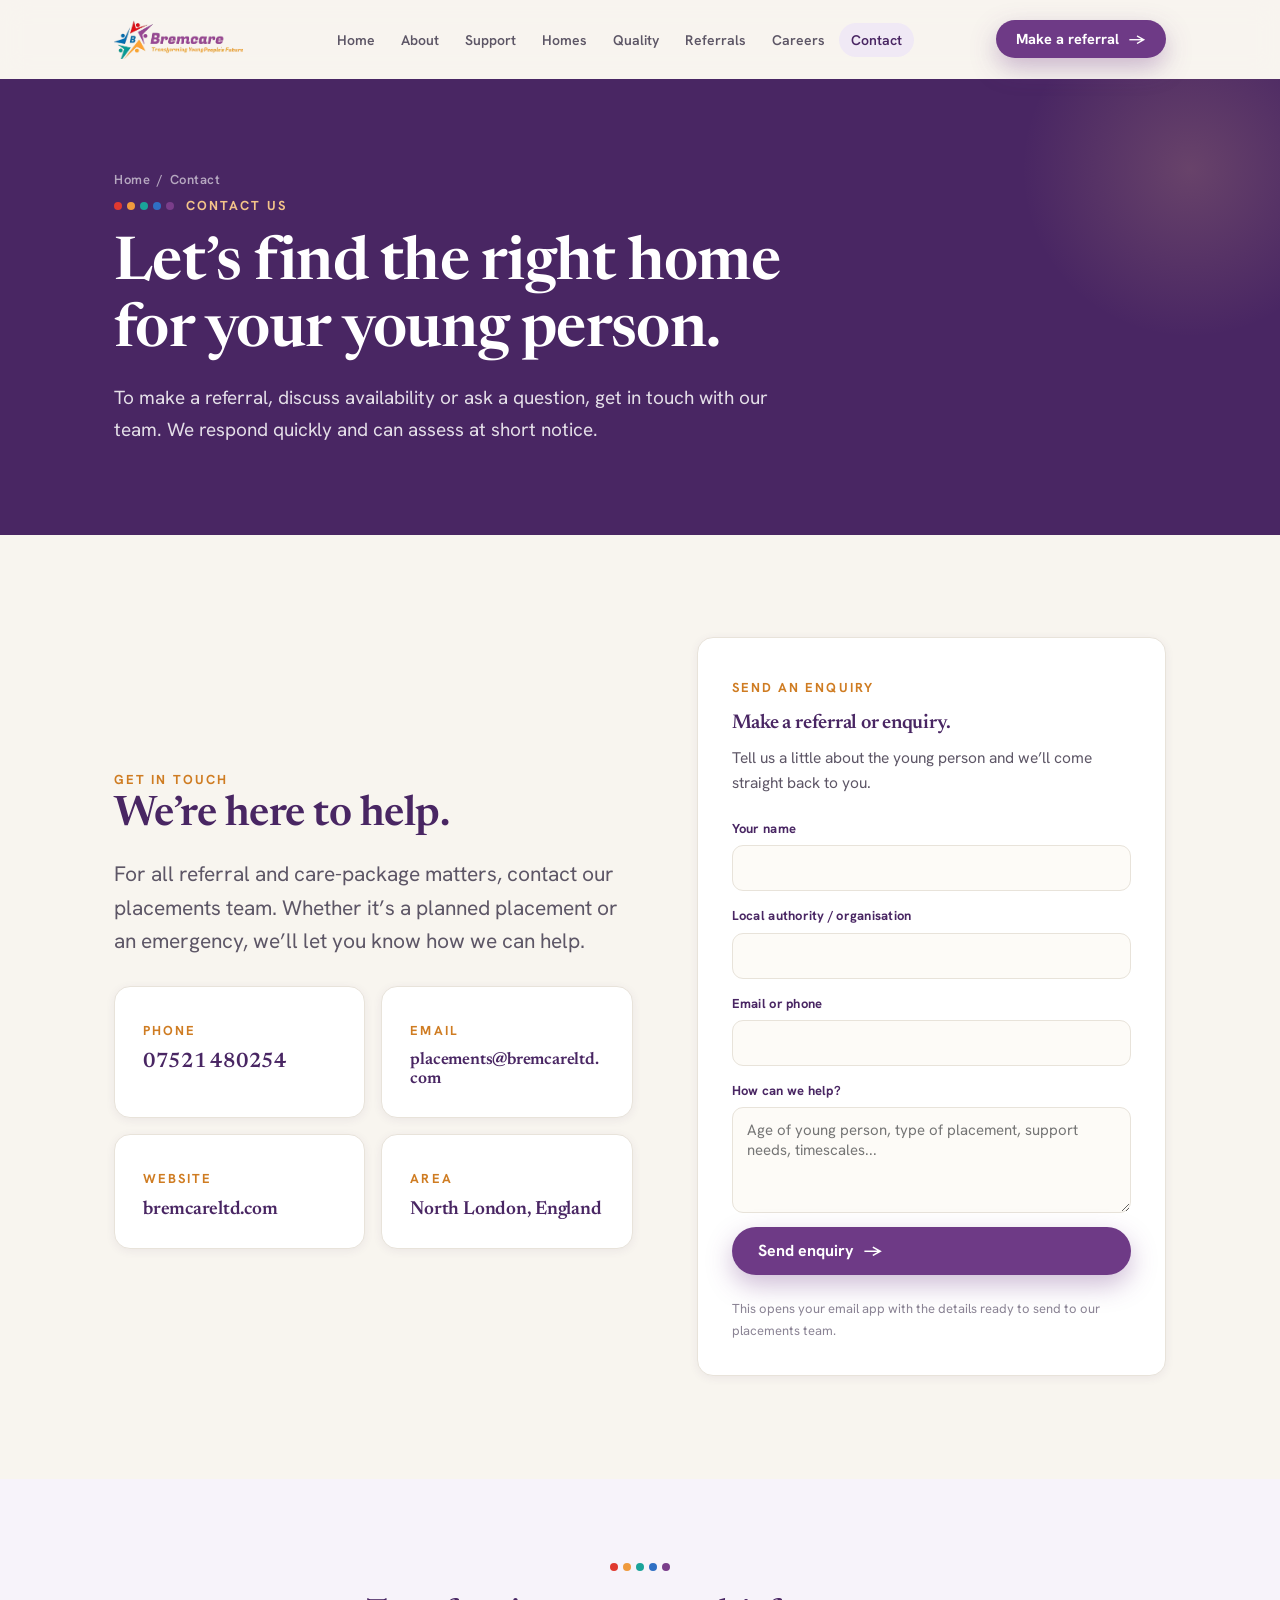
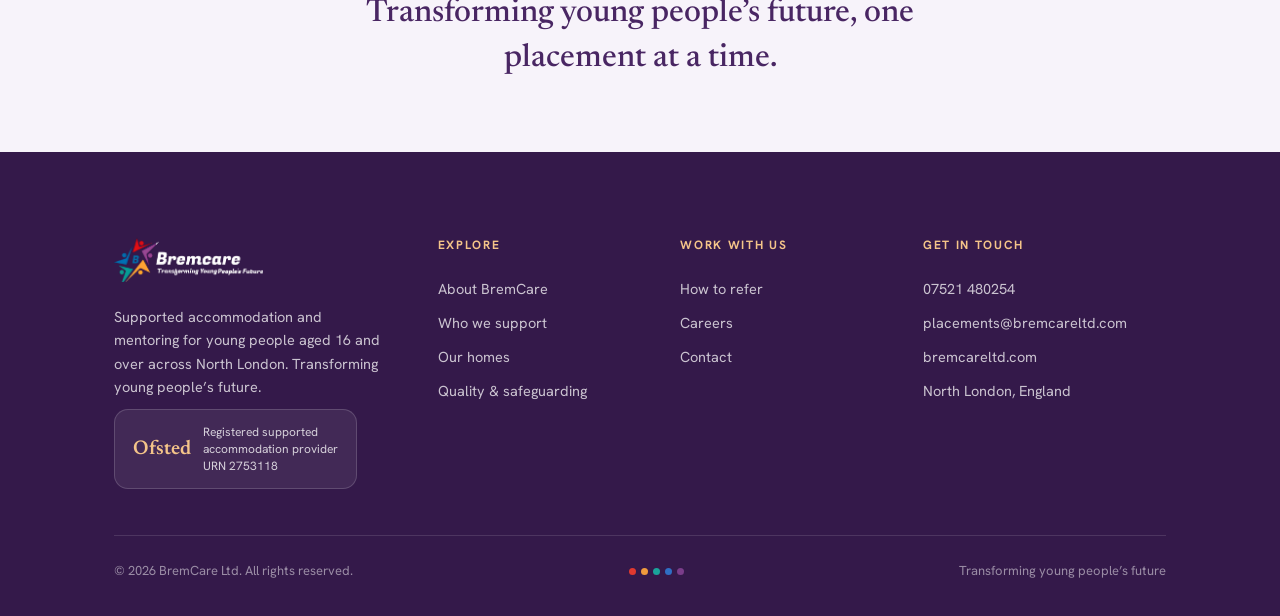
<file: site/contact.html>
<!DOCTYPE html>
<html lang="en">
<head>
<meta charset="UTF-8">
<meta name="viewport" content="width=device-width, initial-scale=1.0">
<title>Contact BremCare</title>
<meta name="description" content="Get in touch with BremCare to make a referral, discuss availability or ask a question. Call 07521 480254 or email placements@bremcareltd.com.">
<link rel="preconnect" href="https://fonts.googleapis.com">
<link rel="preconnect" href="https://fonts.gstatic.com" crossorigin>
<link href="https://fonts.googleapis.com/css2?family=Newsreader:ital,opsz,wght@0,6..72,400;0,6..72,500;0,6..72,600;0,6..72,700;1,6..72,400;1,6..72,500&family=Hanken+Grotesk:wght@400;500;600;700;800&display=swap" rel="stylesheet">
<link rel="stylesheet" href="assets/site.css?v=9">

<link rel="canonical" href="https://bremcareltd.com/contact">
<meta name="robots" content="index, follow">
<meta name="theme-color" content="#6e3a86">
<!-- Open Graph / social sharing -->
<meta property="og:type" content="website">
<meta property="og:site_name" content="BremCare">
<meta property="og:locale" content="en_GB">
<meta property="og:title" content="Contact BremCare">
<meta property="og:description" content="Get in touch with BremCare to make a referral, discuss availability or ask a question. Call 07521 480254 or email placements@bremcareltd.com.">
<meta property="og:url" content="https://bremcareltd.com/contact">
<meta property="og:image" content="https://bremcareltd.com/assets/og-image.jpg">
<meta property="og:image:width" content="1200">
<meta property="og:image:height" content="630">
<meta name="twitter:card" content="summary_large_image">
<meta name="twitter:image" content="https://bremcareltd.com/assets/og-image.jpg">
<!-- Icons -->
<link rel="icon" type="image/png" sizes="48x48" href="assets/favicon-48.png">
<link rel="icon" type="image/png" sizes="32x32" href="assets/favicon-32.png">
<link rel="apple-touch-icon" href="assets/apple-touch-icon.png">
</head>
<body data-page="contact">

  <section class="page-hero">
    <div class="wrap">
      <div class="crumbs"><a href="index.html">Home</a> &nbsp;/&nbsp; Contact</div>
      <div class="eyebrow"><span class="dots"><span class="d1"></span><span class="d2"></span><span class="d3"></span><span class="d4"></span><span class="d5"></span></span> Contact us</div>
      <h1>Let&rsquo;s find the right home for your young person.</h1>
      <p>To make a referral, discuss availability or ask a question, get in touch with our team. We respond quickly and can assess at short notice.</p>
    </div>
  </section>

  <section class="section">
    <div class="wrap split">
      <div class="reveal">
        <div class="eyebrow amber">Get in touch</div>
        <h2>We&rsquo;re here to help.</h2>
        <p class="lead" style="margin-top:18px;">For all referral and care-package matters, contact our placements team. Whether it&rsquo;s a planned placement or an emergency, we&rsquo;ll let you know how we can help.</p>
        <div class="grid g-2" style="margin-top:28px;gap:16px;">
          <div class="card"><div class="eyebrow amber">Phone</div><h3 style="margin-top:8px;font-size:21px;"><a href="tel:+447521480254">07521 480254</a></h3></div>
          <div class="card"><div class="eyebrow amber">Email</div><h3 style="margin-top:8px;font-size:17px;word-break:break-all;"><a href="mailto:placements@bremcareltd.com">placements@bremcareltd.com</a></h3></div>
          <div class="card"><div class="eyebrow amber">Website</div><h3 style="margin-top:8px;font-size:19px;"><a href="https://bremcareltd.com" target="_blank" rel="noopener">bremcareltd.com</a></h3></div>
          <div class="card"><div class="eyebrow amber">Area</div><h3 style="margin-top:8px;font-size:19px;">North London, England</h3></div>
        </div>
      </div>
      <div class="reveal d1">
        <div class="card" style="padding:34px;">
          <div class="eyebrow amber">Send an enquiry</div>
          <h3 style="margin-top:12px;">Make a referral or enquiry.</h3>
          <p style="margin-top:10px;color:var(--slate);">Tell us a little about the young person and we&rsquo;ll come straight back to you.</p>
          <form id="enq" style="margin-top:22px;display:flex;flex-direction:column;gap:14px;">
            <label class="fld"><span>Your name</span><input type="text" name="name" required></label>
            <label class="fld"><span>Local authority / organisation</span><input type="text" name="org"></label>
            <label class="fld"><span>Email or phone</span><input type="text" name="contact" required></label>
            <label class="fld"><span>How can we help?</span><textarea name="message" rows="4" placeholder="Age of young person, type of placement, support needs, timescales..."></textarea></label>
            <button class="btn btn-primary" type="submit">Send enquiry <span class="arr">&rarr;</span></button>
            <p style="font-size:13px;color:var(--muted);">This opens your email app with the details ready to send to our placements team.</p>
          </form>
        </div>
      </div>
    </div>
  </section>

  <section class="section soft tight">
    <div class="wrap center">
      <div class="dots reveal" style="justify-content:center;margin-bottom:20px;"><span class="d1"></span><span class="d2"></span><span class="d3"></span><span class="d4"></span><span class="d5"></span></div>
      <p class="quote reveal" style="max-width:30ch;margin-inline:auto;">Transforming young people&rsquo;s future, one placement at a time.</p>
    </div>
  </section>

  <style>
    .fld{display:flex;flex-direction:column;gap:6px;}
    .fld span{font-size:13px;font-weight:700;color:var(--plum-d);letter-spacing:.02em;}
    .fld input,.fld textarea{font-family:var(--sans);font-size:15px;color:var(--ink);background:var(--paper-2);border:1.5px solid var(--line);border-radius:11px;padding:12px 14px;width:100%;transition:border-color .2s var(--ease);}
    .fld input:focus,.fld textarea:focus{outline:none;border-color:var(--plum);}
    .fld textarea{resize:vertical;}
  </style>

  <script src="assets/site.js?v=11"></script>
  <script>
    (function(){
      var f = document.getElementById('enq');
      if(!f) return;
      f.addEventListener('submit', function(e){
        e.preventDefault();
        var d = new FormData(f);
        var subject = 'Referral / enquiry \u2013 BremCare';
        var body =
          'Name: ' + (d.get('name')||'') + '\n' +
          'Local authority / organisation: ' + (d.get('org')||'') + '\n' +
          'Contact: ' + (d.get('contact')||'') + '\n\n' +
          (d.get('message')||'');
        window.location.href = 'mailto:placements@bremcareltd.com?subject=' +
          encodeURIComponent(subject) + '&body=' + encodeURIComponent(body);
      });
    })();
  </script>
</body>
</html>
</file>
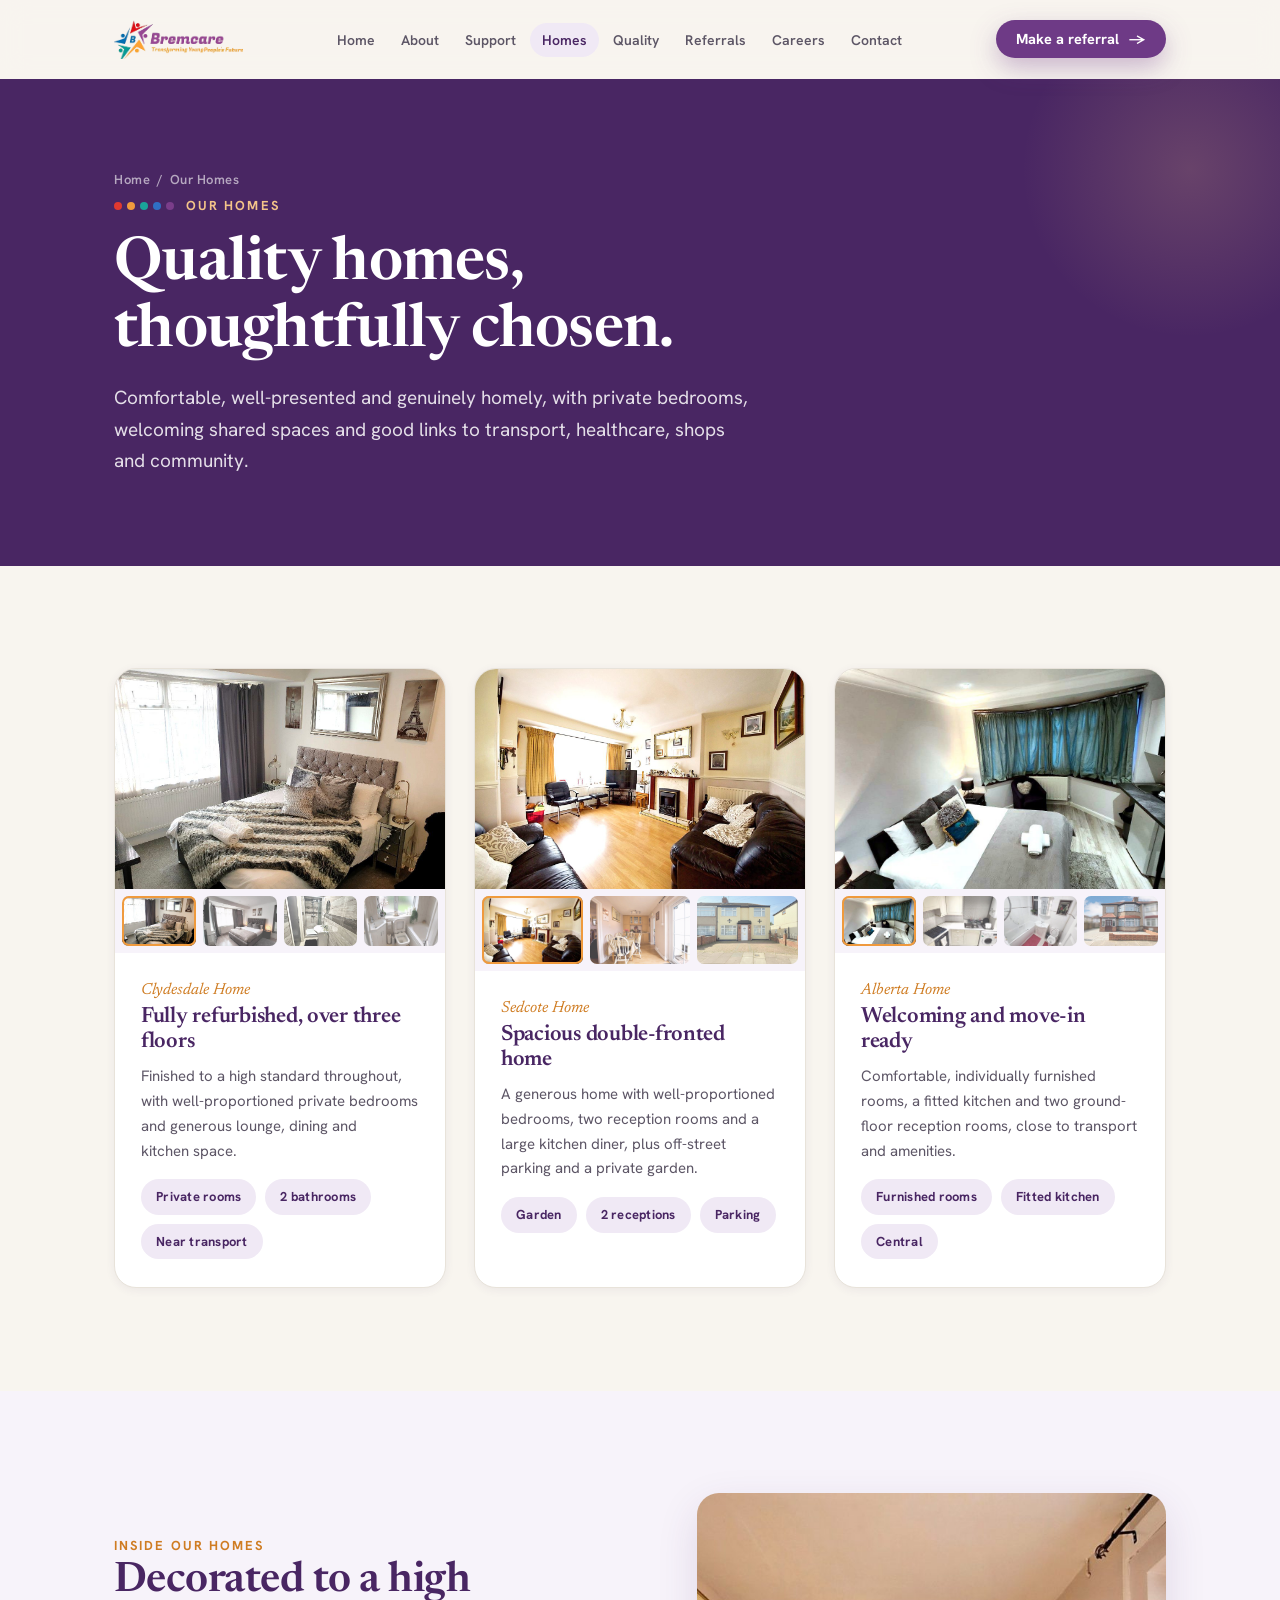
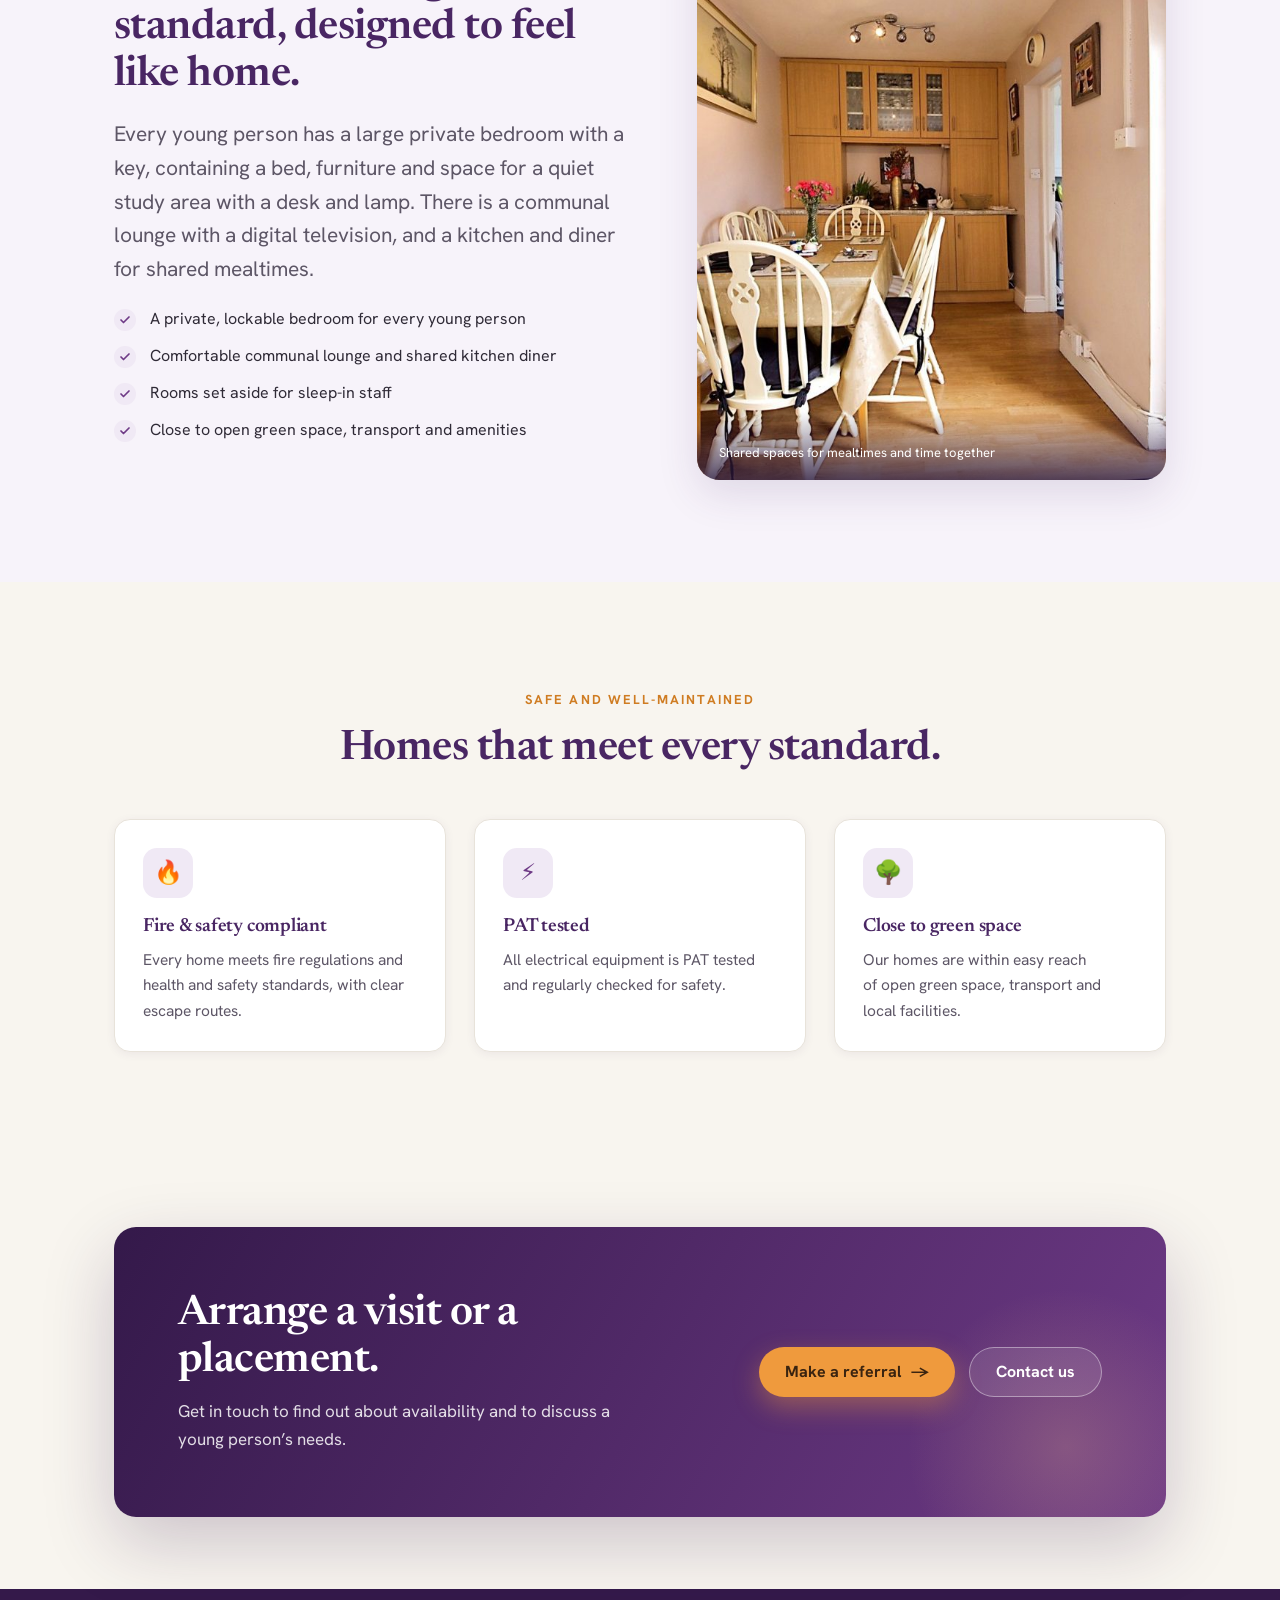
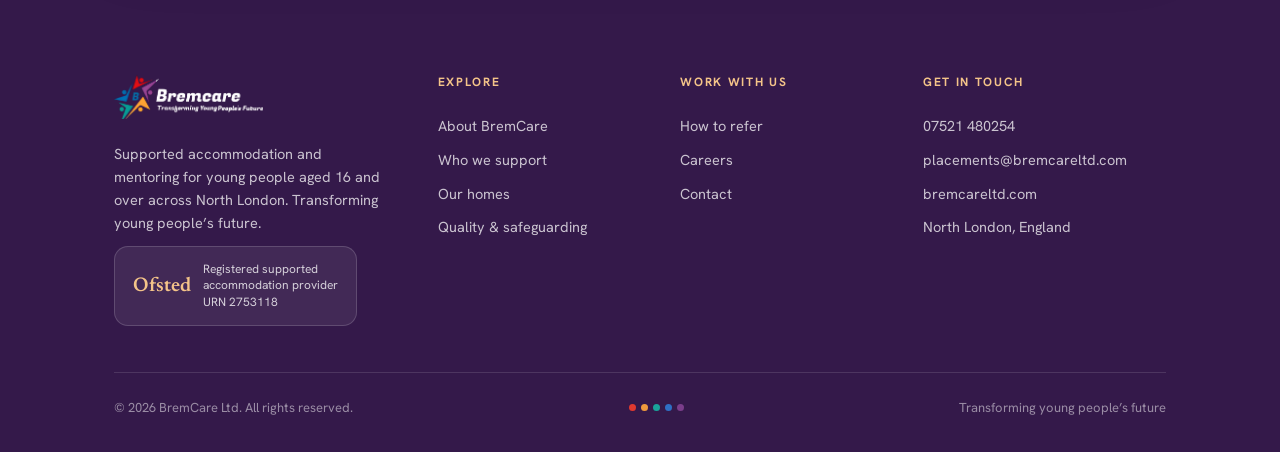
<file: site/homes.html>
<!DOCTYPE html>
<html lang="en">
<head>
<meta charset="UTF-8">
<meta name="viewport" content="width=device-width, initial-scale=1.0">
<title>Our Homes · BremCare supported accommodation</title>
<meta name="description" content="BremCare homes are comfortable, well-presented and genuinely homely, with private bedrooms, welcoming shared spaces and good links to transport, healthcare and community across North London.">
<link rel="preconnect" href="https://fonts.googleapis.com">
<link rel="preconnect" href="https://fonts.gstatic.com" crossorigin>
<link href="https://fonts.googleapis.com/css2?family=Newsreader:ital,opsz,wght@0,6..72,400;0,6..72,500;0,6..72,600;0,6..72,700;1,6..72,400;1,6..72,500&family=Hanken+Grotesk:wght@400;500;600;700;800&display=swap" rel="stylesheet">
<link rel="stylesheet" href="assets/site.css?v=9">

<link rel="canonical" href="https://bremcareltd.com/homes">
<meta name="robots" content="index, follow">
<meta name="theme-color" content="#6e3a86">
<!-- Open Graph / social sharing -->
<meta property="og:type" content="website">
<meta property="og:site_name" content="BremCare">
<meta property="og:locale" content="en_GB">
<meta property="og:title" content="Our Homes · BremCare supported accommodation">
<meta property="og:description" content="BremCare homes are comfortable, well-presented and genuinely homely, with private bedrooms, welcoming shared spaces and good links to transport, healthcare and community across North London.">
<meta property="og:url" content="https://bremcareltd.com/homes">
<meta property="og:image" content="https://bremcareltd.com/assets/og-image.jpg">
<meta property="og:image:width" content="1200">
<meta property="og:image:height" content="630">
<meta name="twitter:card" content="summary_large_image">
<meta name="twitter:image" content="https://bremcareltd.com/assets/og-image.jpg">
<!-- Icons -->
<link rel="icon" type="image/png" sizes="48x48" href="assets/favicon-48.png">
<link rel="icon" type="image/png" sizes="32x32" href="assets/favicon-32.png">
<link rel="apple-touch-icon" href="assets/apple-touch-icon.png">
</head>
<body data-page="homes">

  <section class="page-hero">
    <div class="wrap">
      <div class="crumbs"><a href="index.html">Home</a> &nbsp;/&nbsp; Our Homes</div>
      <div class="eyebrow"><span class="dots"><span class="d1"></span><span class="d2"></span><span class="d3"></span><span class="d4"></span><span class="d5"></span></span> Our homes</div>
      <h1>Quality homes, thoughtfully chosen.</h1>
      <p>Comfortable, well-presented and genuinely homely, with private bedrooms, welcoming shared spaces and good links to transport, healthcare, shops and community.</p>
    </div>
  </section>

  <section class="section">
    <div class="wrap grid g-3">
      <div class="home-card reveal">
        <div class="ph"><img src="photos/p1_1.jpg" alt="A furnished bedroom in Clydesdale Home" data-main></div>
        <div class="thumbs" data-gallery>
          <button class="thumb active" data-src="photos/p1_1.jpg"><img src="photos/p1_1.jpg" alt="Bedroom"></button>
          <button class="thumb" data-src="photos/p1_0.jpg"><img src="photos/p1_0.jpg" alt="Second bedroom"></button>
          <button class="thumb" data-src="photos/p1_2.jpg"><img src="photos/p1_2.jpg" alt="Shower room"></button>
          <button class="thumb" data-src="photos/p1_3.jpg"><img src="photos/p1_3.jpg" alt="Interior"></button>
        </div>
        <div class="body">
          <div class="label">Clydesdale Home</div>
          <h3>Fully refurbished, over three floors</h3>
          <p>Finished to a high standard throughout, with well-proportioned private bedrooms and generous lounge, dining and kitchen space.</p>
          <div class="chips"><span class="chip">Private rooms</span><span class="chip">2 bathrooms</span><span class="chip">Near transport</span></div>
        </div>
      </div>
      <div class="home-card reveal d1">
        <div class="ph"><img src="photos/p2_1.jpg" alt="A comfortable living room in Sedcote Home" data-main></div>
        <div class="thumbs" data-gallery>
          <button class="thumb active" data-src="photos/p2_1.jpg"><img src="photos/p2_1.jpg" alt="Living room"></button>
          <button class="thumb" data-src="photos/p2_2.jpg"><img src="photos/p2_2.jpg" alt="Kitchen diner"></button>
          <button class="thumb" data-src="photos/p2_0.jpg"><img src="photos/p2_0.jpg" alt="Exterior"></button>
        </div>
        <div class="body">
          <div class="label">Sedcote Home</div>
          <h3>Spacious double-fronted home</h3>
          <p>A generous home with well-proportioned bedrooms, two reception rooms and a large kitchen diner, plus off-street parking and a private garden.</p>
          <div class="chips"><span class="chip">Garden</span><span class="chip">2 receptions</span><span class="chip">Parking</span></div>
        </div>
      </div>
      <div class="home-card reveal d2">
        <div class="ph"><img src="photos/p3_2.jpg" alt="A spacious bedroom in Alberta Home" data-main></div>
        <div class="thumbs" data-gallery>
          <button class="thumb active" data-src="photos/p3_2.jpg"><img src="photos/p3_2.jpg" alt="Bedroom"></button>
          <button class="thumb" data-src="photos/p3_1.jpg"><img src="photos/p3_1.jpg" alt="Kitchen"></button>
          <button class="thumb" data-src="photos/p3_3.jpg"><img src="photos/p3_3.jpg" alt="Bathroom"></button>
          <button class="thumb" data-src="photos/p3_ext.jpg"><img src="photos/p3_ext.jpg" alt="Exterior"></button>
        </div>
        <div class="body">
          <div class="label">Alberta Home</div>
          <h3>Welcoming and move-in ready</h3>
          <p>Comfortable, individually furnished rooms, a fitted kitchen and two ground-floor reception rooms, close to transport and amenities.</p>
          <div class="chips"><span class="chip">Furnished rooms</span><span class="chip">Fitted kitchen</span><span class="chip">Central</span></div>
        </div>
      </div>
    </div>
  </section>

  <section class="section soft">
    <div class="wrap split">
      <div class="reveal">
        <div class="eyebrow amber">Inside our homes</div>
        <h2>Decorated to a high standard, designed to feel like home.</h2>
        <p class="lead" style="margin-top:18px;">Every young person has a large private bedroom with a key, containing a bed, furniture and space for a quiet study area with a desk and lamp. There is a communal lounge with a digital television, and a kitchen and diner for shared mealtimes.</p>
        <ul class="ticks" style="margin-top:22px;">
          <li>A private, lockable bedroom for every young person</li>
          <li>Comfortable communal lounge and shared kitchen diner</li>
          <li>Rooms set aside for sleep-in staff</li>
          <li>Close to open green space, transport and amenities</li>
        </ul>
      </div>
      <div class="reveal d1">
        <div class="feature-img tall">
          <img src="photos/p2_2.jpg" alt="A dining area in a BremCare home">
          <div class="img-cap">Shared spaces for mealtimes and time together</div>
        </div>
      </div>
    </div>
  </section>

  <section class="section">
    <div class="wrap">
      <div class="sec-head center reveal">
        <div class="eyebrow amber" style="justify-content:center;">Safe and well-maintained</div>
        <h2>Homes that meet every standard.</h2>
      </div>
      <div class="grid g-3" style="margin-top:46px;">
        <div class="card reveal"><div class="ic">&#128293;</div><h4>Fire &amp; safety compliant</h4><p>Every home meets fire regulations and health and safety standards, with clear escape routes.</p></div>
        <div class="card reveal d1"><div class="ic">&#9889;</div><h4>PAT tested</h4><p>All electrical equipment is PAT tested and regularly checked for safety.</p></div>
        <div class="card reveal d2"><div class="ic">&#127795;</div><h4>Close to green space</h4><p>Our homes are within easy reach of open green space, transport and local facilities.</p></div>
      </div>
    </div>
  </section>

  <section class="section tight">
    <div class="wrap">
      <div class="cta-band reveal">
        <div class="inner">
          <div>
            <h2>Arrange a visit or a placement.</h2>
            <p>Get in touch to find out about availability and to discuss a young person&rsquo;s needs.</p>
          </div>
          <div class="btn-row">
            <a class="btn btn-amber" href="referrals.html">Make a referral <span class="arr">&rarr;</span></a>
            <a class="btn btn-ghost" href="contact.html">Contact us</a>
          </div>
        </div>
      </div>
    </div>
  </section>

  <script src="assets/site.js?v=11"></script>
</body>
</html>
</file>
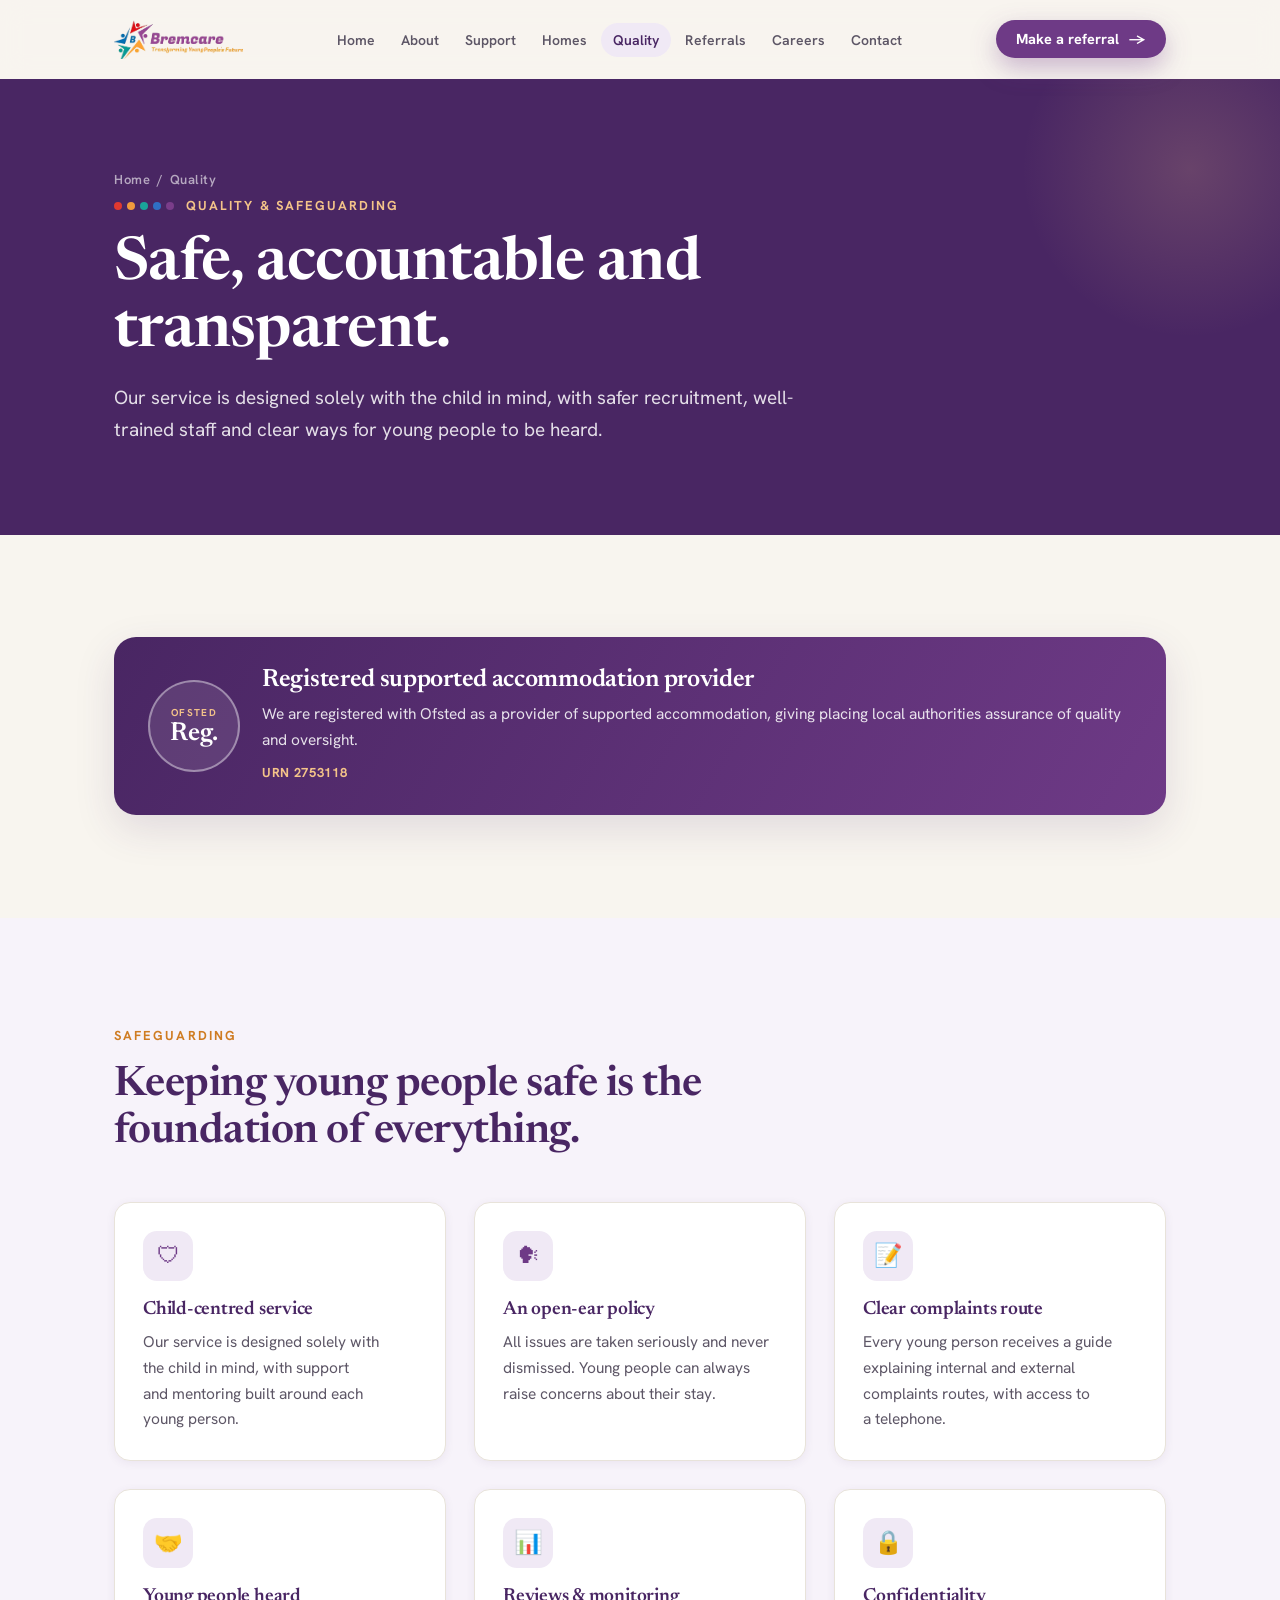
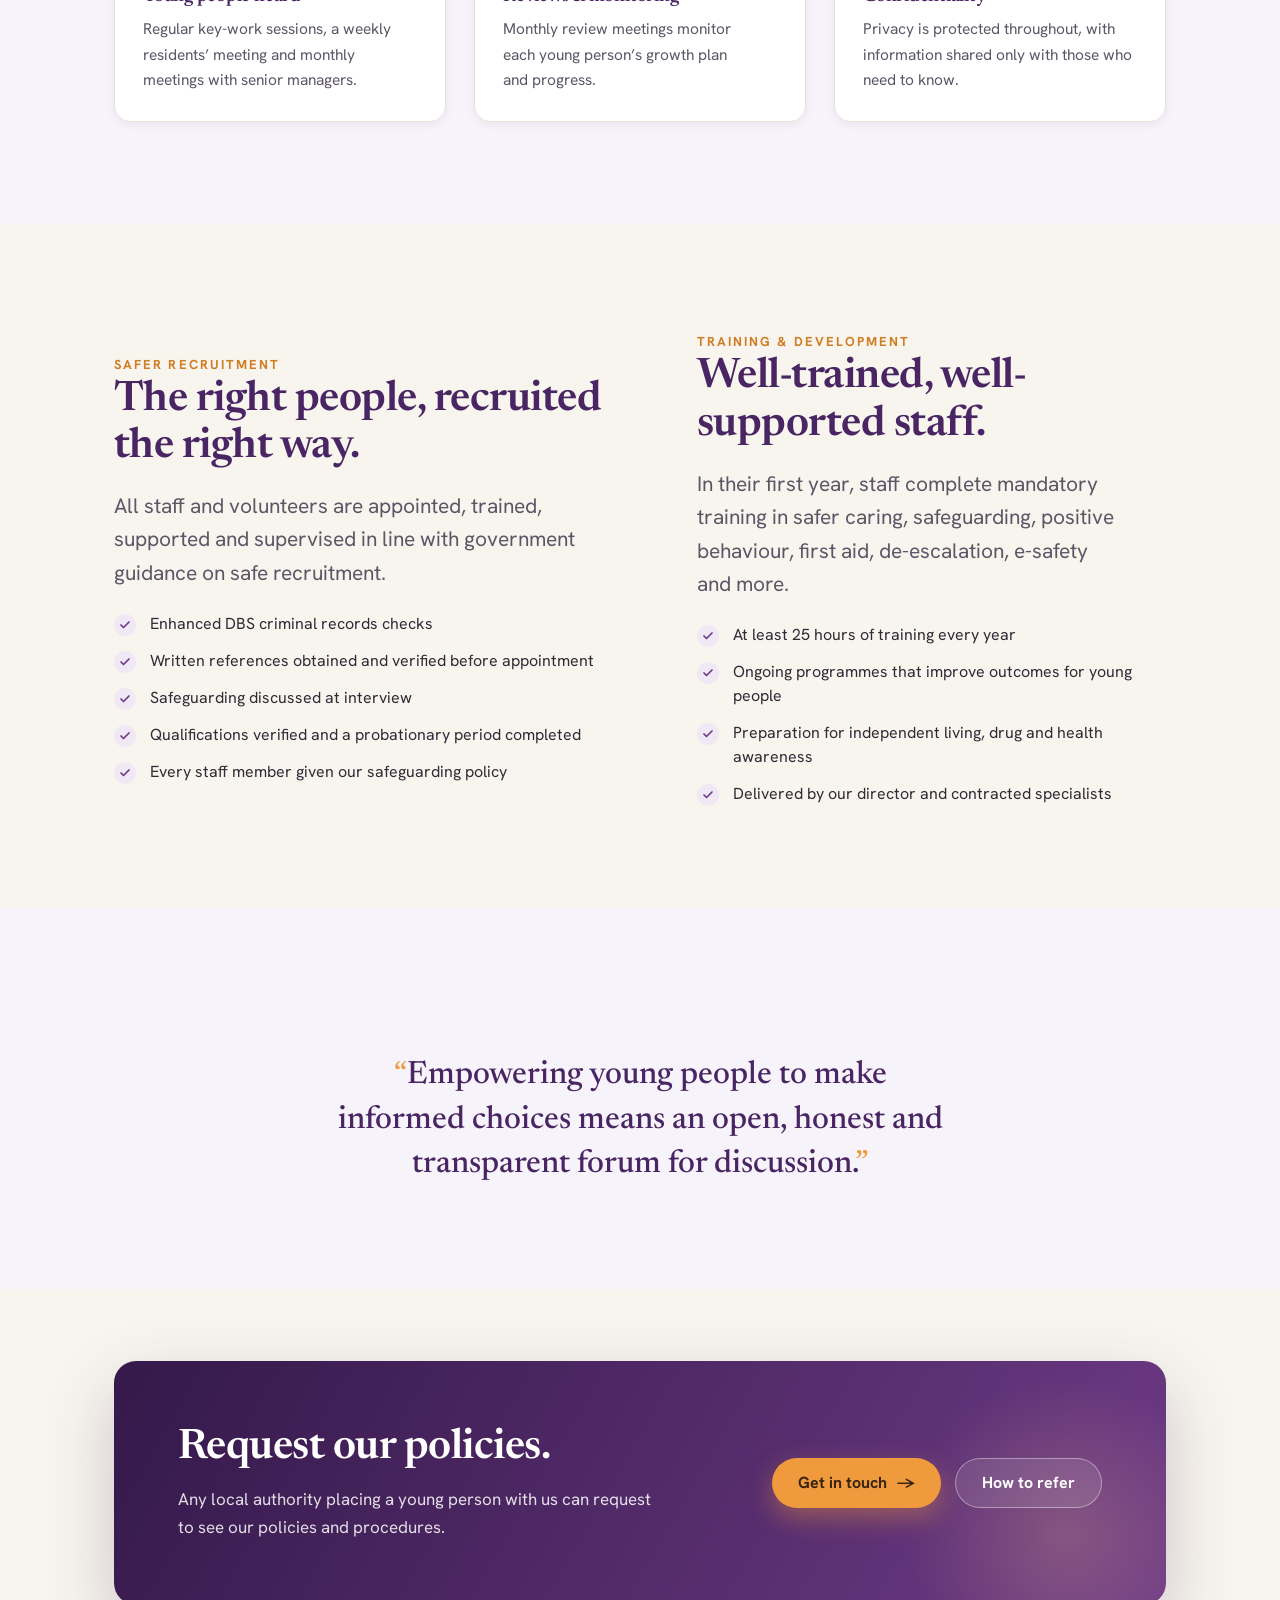
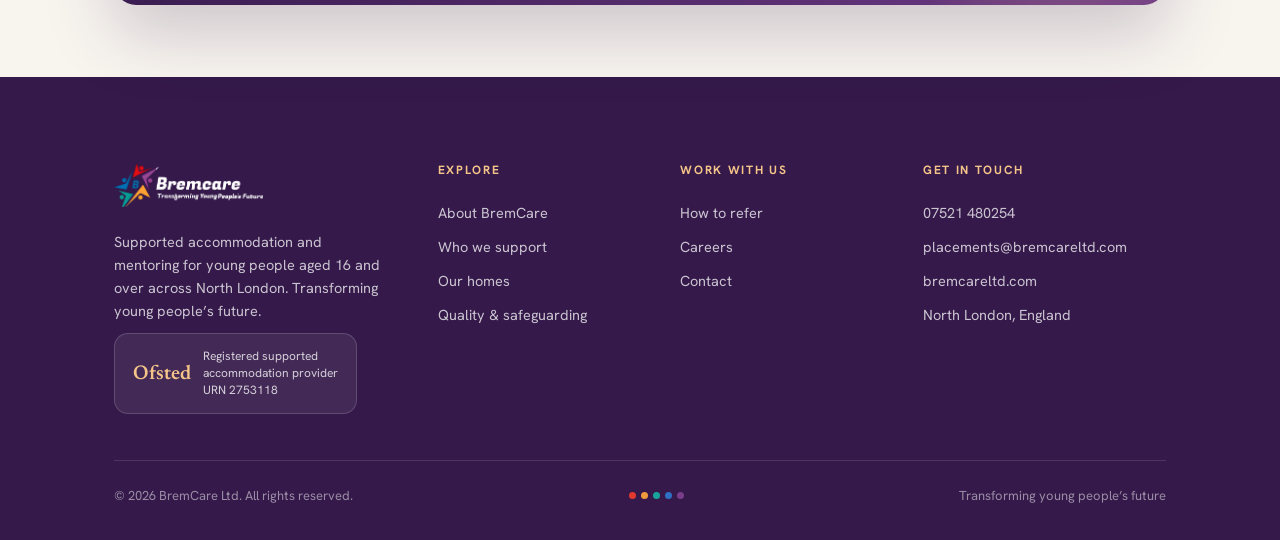
<file: site/quality.html>
<!DOCTYPE html>
<html lang="en">
<head>
<meta charset="UTF-8">
<meta name="viewport" content="width=device-width, initial-scale=1.0">
<title>Quality &amp; Safeguarding · BremCare</title>
<meta name="description" content="BremCare is registered with Ofsted as a provider of supported accommodation (URN 2753118), with safer recruitment, well-trained staff and a transparent, child-centred approach to safeguarding.">
<link rel="preconnect" href="https://fonts.googleapis.com">
<link rel="preconnect" href="https://fonts.gstatic.com" crossorigin>
<link href="https://fonts.googleapis.com/css2?family=Newsreader:ital,opsz,wght@0,6..72,400;0,6..72,500;0,6..72,600;0,6..72,700;1,6..72,400;1,6..72,500&family=Hanken+Grotesk:wght@400;500;600;700;800&display=swap" rel="stylesheet">
<link rel="stylesheet" href="assets/site.css?v=9">

<link rel="canonical" href="https://bremcareltd.com/quality">
<meta name="robots" content="index, follow">
<meta name="theme-color" content="#6e3a86">
<!-- Open Graph / social sharing -->
<meta property="og:type" content="website">
<meta property="og:site_name" content="BremCare">
<meta property="og:locale" content="en_GB">
<meta property="og:title" content="Quality &amp; Safeguarding · BremCare">
<meta property="og:description" content="BremCare is registered with Ofsted as a provider of supported accommodation (URN 2753118), with safer recruitment, well-trained staff and a transparent, child-centred approach to safeguarding.">
<meta property="og:url" content="https://bremcareltd.com/quality">
<meta property="og:image" content="https://bremcareltd.com/assets/og-image.jpg">
<meta property="og:image:width" content="1200">
<meta property="og:image:height" content="630">
<meta name="twitter:card" content="summary_large_image">
<meta name="twitter:image" content="https://bremcareltd.com/assets/og-image.jpg">
<!-- Icons -->
<link rel="icon" type="image/png" sizes="48x48" href="assets/favicon-48.png">
<link rel="icon" type="image/png" sizes="32x32" href="assets/favicon-32.png">
<link rel="apple-touch-icon" href="assets/apple-touch-icon.png">
</head>
<body data-page="quality">

  <section class="page-hero">
    <div class="wrap">
      <div class="crumbs"><a href="index.html">Home</a> &nbsp;/&nbsp; Quality</div>
      <div class="eyebrow"><span class="dots"><span class="d1"></span><span class="d2"></span><span class="d3"></span><span class="d4"></span><span class="d5"></span></span> Quality &amp; safeguarding</div>
      <h1>Safe, accountable and transparent.</h1>
      <p>Our service is designed solely with the child in mind, with safer recruitment, well-trained staff and clear ways for young people to be heard.</p>
    </div>
  </section>

  <section class="section">
    <div class="wrap">
      <div class="ofsted reveal">
        <div class="seal"><span class="t">Ofsted</span><span class="c">Reg.</span></div>
        <div>
          <h3>Registered supported accommodation provider</h3>
          <p>We are registered with Ofsted as a provider of supported accommodation, giving placing local authorities assurance of quality and oversight.</p>
          <span class="urn">URN 2753118</span>
        </div>
      </div>
    </div>
  </section>

  <section class="section soft">
    <div class="wrap">
      <div class="sec-head reveal">
        <div class="eyebrow amber">Safeguarding</div>
        <h2>Keeping young people safe is the foundation of everything.</h2>
      </div>
      <div class="grid g-3" style="margin-top:46px;">
        <div class="card reveal"><div class="ic">&#128737;</div><h4>Child-centred service</h4><p>Our service is designed solely with the child in mind, with support and mentoring built around each young person.</p></div>
        <div class="card reveal d1"><div class="ic">&#128483;</div><h4>An open-ear policy</h4><p>All issues are taken seriously and never dismissed. Young people can always raise concerns about their stay.</p></div>
        <div class="card reveal d2"><div class="ic">&#128221;</div><h4>Clear complaints route</h4><p>Every young person receives a guide explaining internal and external complaints routes, with access to a telephone.</p></div>
        <div class="card reveal"><div class="ic">&#129309;</div><h4>Young people heard</h4><p>Regular key-work sessions, a weekly residents&rsquo; meeting and monthly meetings with senior managers.</p></div>
        <div class="card reveal d1"><div class="ic">&#128202;</div><h4>Reviews &amp; monitoring</h4><p>Monthly review meetings monitor each young person&rsquo;s growth plan and progress.</p></div>
        <div class="card reveal d2"><div class="ic">&#128274;</div><h4>Confidentiality</h4><p>Privacy is protected throughout, with information shared only with those who need to know.</p></div>
      </div>
    </div>
  </section>

  <section class="section">
    <div class="wrap split">
      <div class="reveal">
        <div class="eyebrow amber">Safer recruitment</div>
        <h2>The right people, recruited the right way.</h2>
        <p class="lead" style="margin-top:18px;">All staff and volunteers are appointed, trained, supported and supervised in line with government guidance on safe recruitment.</p>
        <ul class="ticks" style="margin-top:22px;">
          <li>Enhanced DBS criminal records checks</li>
          <li>Written references obtained and verified before appointment</li>
          <li>Safeguarding discussed at interview</li>
          <li>Qualifications verified and a probationary period completed</li>
          <li>Every staff member given our safeguarding policy</li>
        </ul>
      </div>
      <div class="reveal d1">
        <div class="eyebrow amber">Training &amp; development</div>
        <h2>Well-trained, well-supported staff.</h2>
        <p class="lead" style="margin-top:18px;">In their first year, staff complete mandatory training in safer caring, safeguarding, positive behaviour, first aid, de-escalation, e-safety and more.</p>
        <ul class="ticks" style="margin-top:22px;">
          <li>At least 25 hours of training every year</li>
          <li>Ongoing programmes that improve outcomes for young people</li>
          <li>Preparation for independent living, drug and health awareness</li>
          <li>Delivered by our director and contracted specialists</li>
        </ul>
      </div>
    </div>
  </section>

  <section class="section soft">
    <div class="wrap center">
      <div class="dots reveal" style="justify-content:center;margin-bottom:22px;"><span class="d1"></span><span class="d2"></span><span class="d3"></span><span class="d4"></span><span class="d5"></span></div>
      <p class="quote reveal" style="max-width:32ch;margin-inline:auto;"><span class="mk">&ldquo;</span>Empowering young people to make informed choices means an open, honest and transparent forum for discussion.<span class="mk">&rdquo;</span></p>
    </div>
  </section>

  <section class="section tight">
    <div class="wrap">
      <div class="cta-band reveal">
        <div class="inner">
          <div>
            <h2>Request our policies.</h2>
            <p>Any local authority placing a young person with us can request to see our policies and procedures.</p>
          </div>
          <div class="btn-row">
            <a class="btn btn-amber" href="contact.html">Get in touch <span class="arr">&rarr;</span></a>
            <a class="btn btn-ghost" href="referrals.html">How to refer</a>
          </div>
        </div>
      </div>
    </div>
  </section>

  <script src="assets/site.js?v=11"></script>
</body>
</html>
</file>
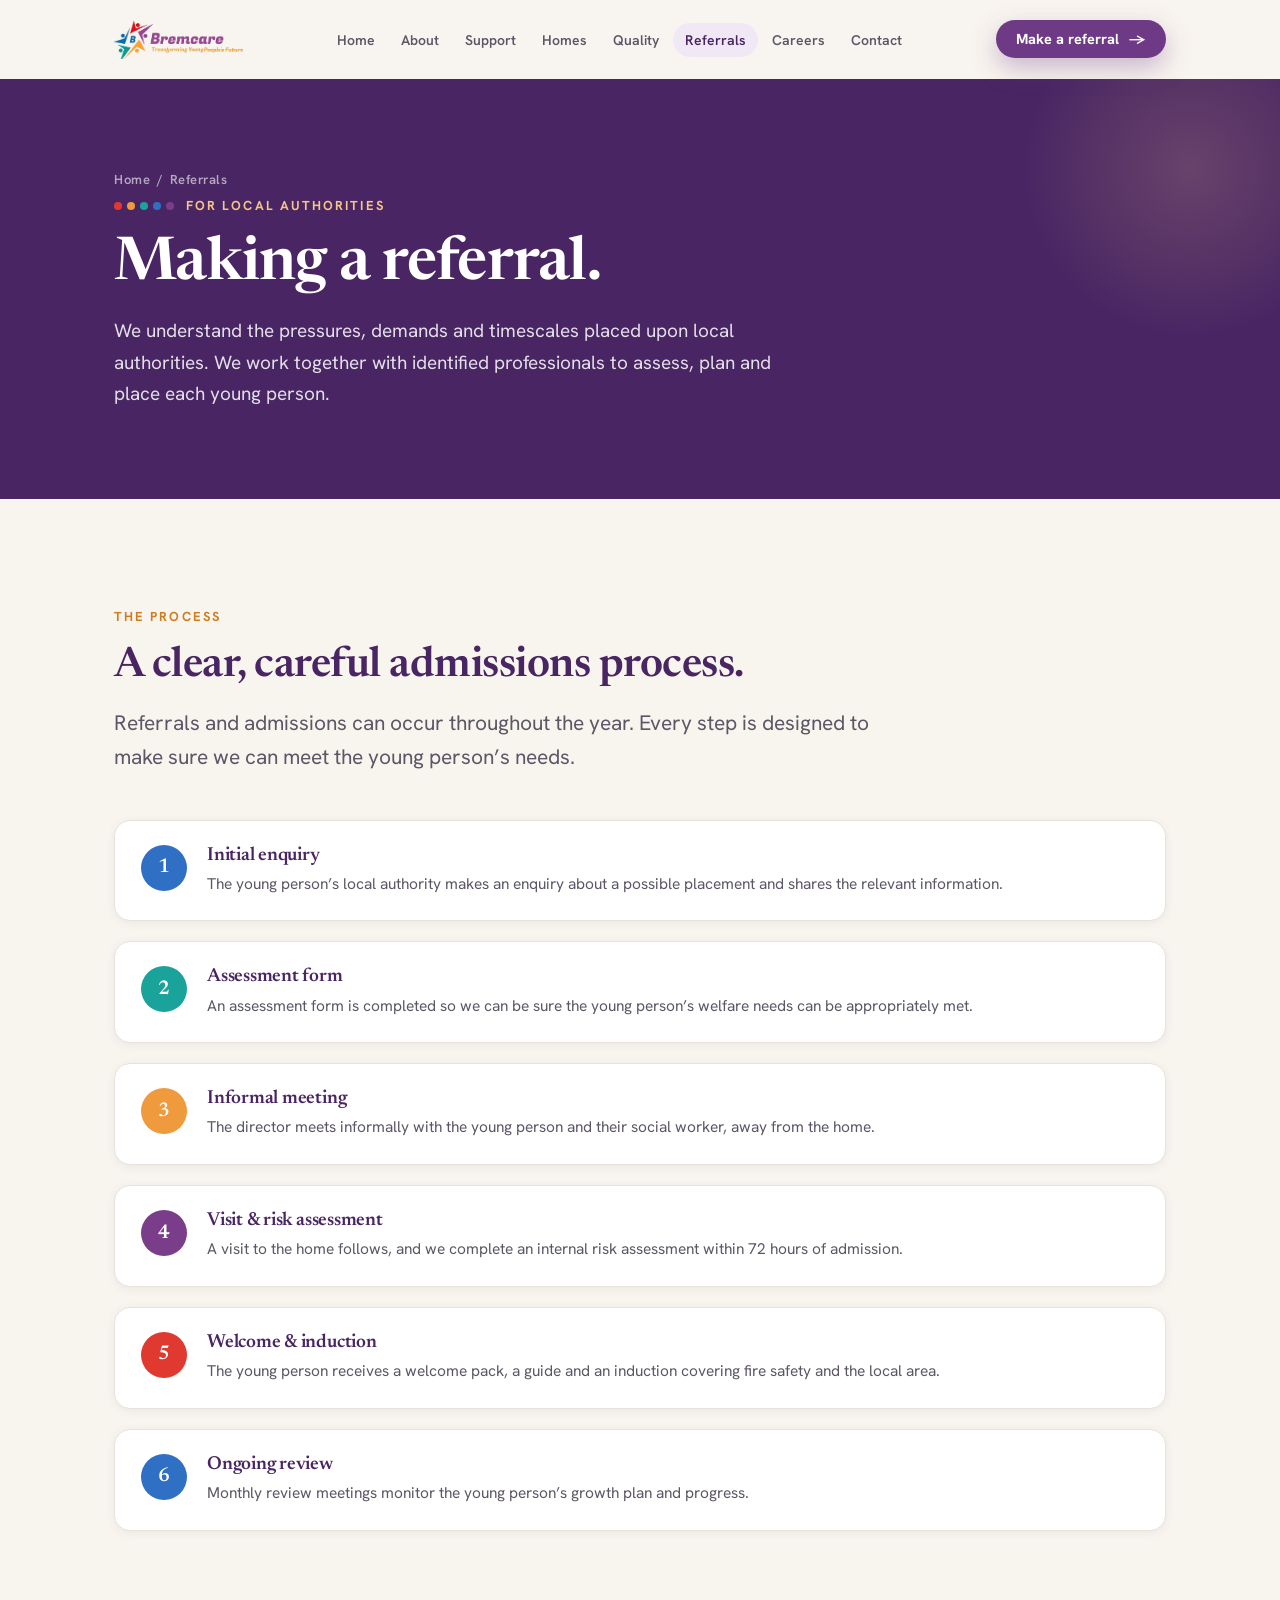
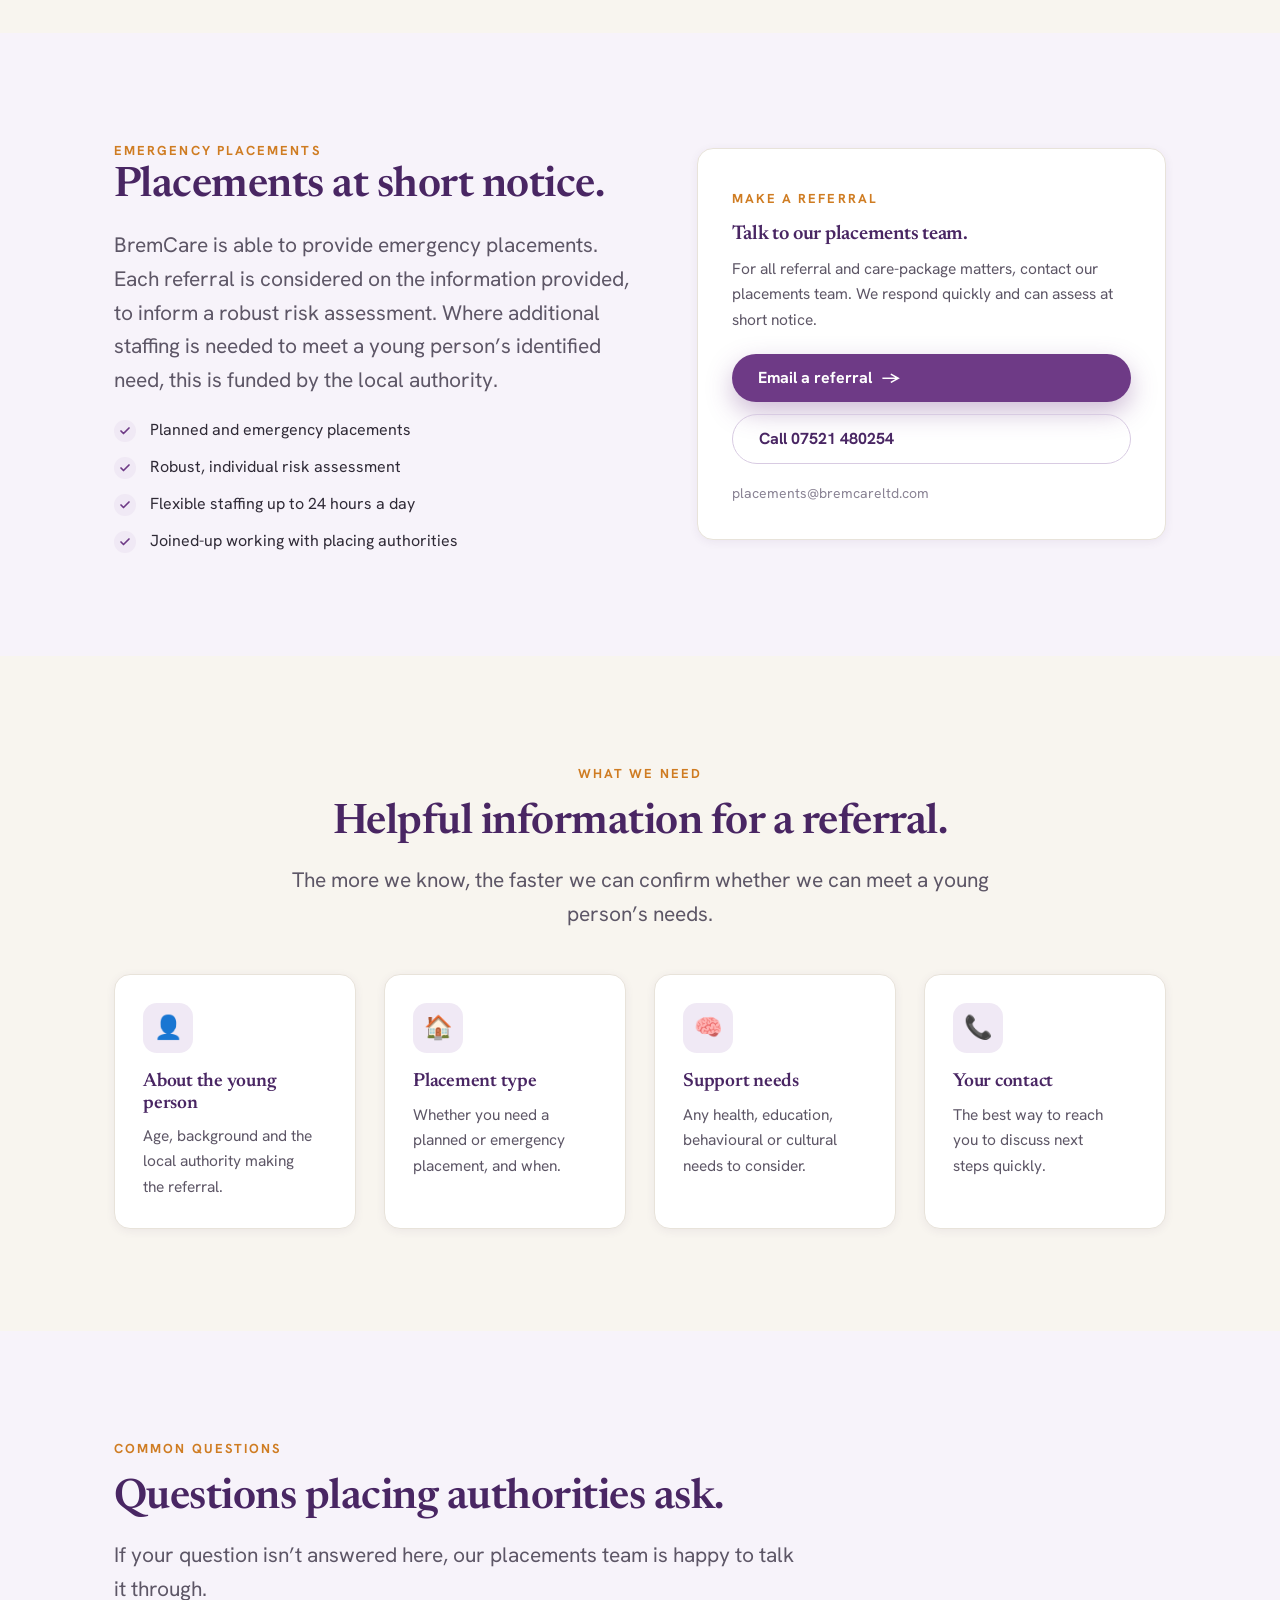
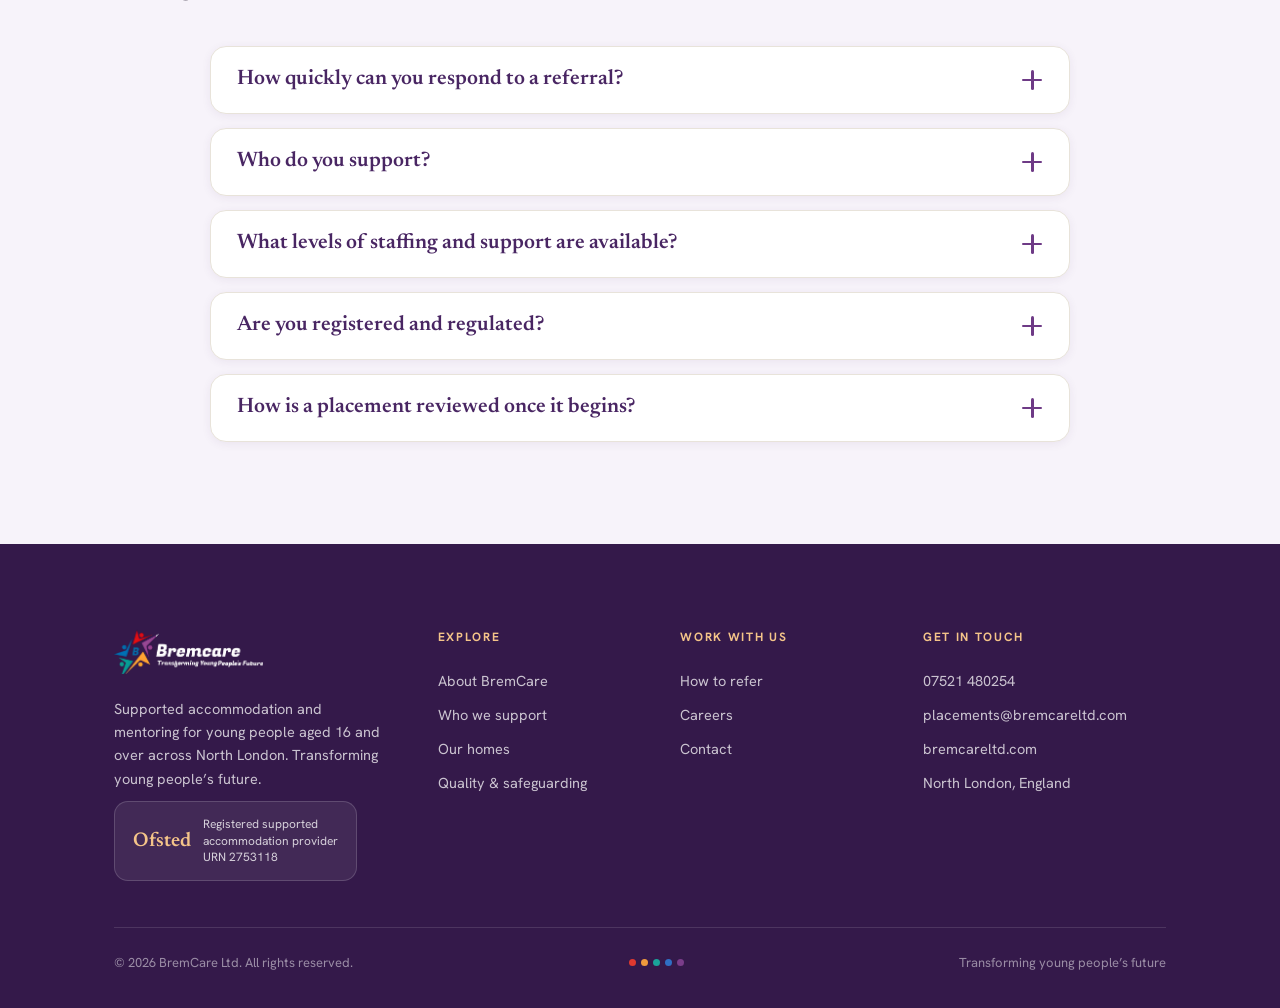
<file: site/referrals.html>
<!DOCTYPE html>
<html lang="en">
<head>
<meta charset="UTF-8">
<meta name="viewport" content="width=device-width, initial-scale=1.0">
<title>How to Refer · BremCare for local authorities</title>
<meta name="description" content="Make a referral to BremCare. We work closely with local authorities to assess, plan and place vulnerable young people aged 16 and over, with planned and emergency placements across North London.">
<link rel="preconnect" href="https://fonts.googleapis.com">
<link rel="preconnect" href="https://fonts.gstatic.com" crossorigin>
<link href="https://fonts.googleapis.com/css2?family=Newsreader:ital,opsz,wght@0,6..72,400;0,6..72,500;0,6..72,600;0,6..72,700;1,6..72,400;1,6..72,500&family=Hanken+Grotesk:wght@400;500;600;700;800&display=swap" rel="stylesheet">
<link rel="stylesheet" href="assets/site.css?v=9">

<link rel="canonical" href="https://bremcareltd.com/referrals">
<meta name="robots" content="index, follow">
<meta name="theme-color" content="#6e3a86">
<!-- Open Graph / social sharing -->
<meta property="og:type" content="website">
<meta property="og:site_name" content="BremCare">
<meta property="og:locale" content="en_GB">
<meta property="og:title" content="How to Refer · BremCare for local authorities">
<meta property="og:description" content="Make a referral to BremCare. We work closely with local authorities to assess, plan and place vulnerable young people aged 16 and over, with planned and emergency placements across North London.">
<meta property="og:url" content="https://bremcareltd.com/referrals">
<meta property="og:image" content="https://bremcareltd.com/assets/og-image.jpg">
<meta property="og:image:width" content="1200">
<meta property="og:image:height" content="630">
<meta name="twitter:card" content="summary_large_image">
<meta name="twitter:image" content="https://bremcareltd.com/assets/og-image.jpg">
<!-- Icons -->
<link rel="icon" type="image/png" sizes="48x48" href="assets/favicon-48.png">
<link rel="icon" type="image/png" sizes="32x32" href="assets/favicon-32.png">
<link rel="apple-touch-icon" href="assets/apple-touch-icon.png">
</head>
<body data-page="referrals">

  <section class="page-hero">
    <div class="wrap">
      <div class="crumbs"><a href="index.html">Home</a> &nbsp;/&nbsp; Referrals</div>
      <div class="eyebrow"><span class="dots"><span class="d1"></span><span class="d2"></span><span class="d3"></span><span class="d4"></span><span class="d5"></span></span> For local authorities</div>
      <h1>Making a referral.</h1>
      <p>We understand the pressures, demands and timescales placed upon local authorities. We work together with identified professionals to assess, plan and place each young person.</p>
    </div>
  </section>

  <section class="section">
    <div class="wrap">
      <div class="sec-head reveal">
        <div class="eyebrow amber">The process</div>
        <h2>A clear, careful admissions process.</h2>
        <p class="lead">Referrals and admissions can occur throughout the year. Every step is designed to make sure we can meet the young person&rsquo;s needs.</p>
      </div>
      <div class="steps" style="margin-top:46px;">
        <div class="step reveal"><div class="num">1</div><div><h4>Initial enquiry</h4><p>The young person&rsquo;s local authority makes an enquiry about a possible placement and shares the relevant information.</p></div></div>
        <div class="step reveal"><div class="num">2</div><div><h4>Assessment form</h4><p>An assessment form is completed so we can be sure the young person&rsquo;s welfare needs can be appropriately met.</p></div></div>
        <div class="step reveal"><div class="num">3</div><div><h4>Informal meeting</h4><p>The director meets informally with the young person and their social worker, away from the home.</p></div></div>
        <div class="step reveal"><div class="num">4</div><div><h4>Visit &amp; risk assessment</h4><p>A visit to the home follows, and we complete an internal risk assessment within 72 hours of admission.</p></div></div>
        <div class="step reveal"><div class="num">5</div><div><h4>Welcome &amp; induction</h4><p>The young person receives a welcome pack, a guide and an induction covering fire safety and the local area.</p></div></div>
        <div class="step reveal"><div class="num">6</div><div><h4>Ongoing review</h4><p>Monthly review meetings monitor the young person&rsquo;s growth plan and progress.</p></div></div>
      </div>
    </div>
  </section>

  <section class="section soft">
    <div class="wrap split">
      <div class="reveal">
        <div class="eyebrow amber">Emergency placements</div>
        <h2>Placements at short notice.</h2>
        <p class="lead" style="margin-top:18px;">BremCare is able to provide emergency placements. Each referral is considered on the information provided, to inform a robust risk assessment. Where additional staffing is needed to meet a young person&rsquo;s identified need, this is funded by the local authority.</p>
        <ul class="ticks" style="margin-top:22px;">
          <li>Planned and emergency placements</li>
          <li>Robust, individual risk assessment</li>
          <li>Flexible staffing up to 24 hours a day</li>
          <li>Joined-up working with placing authorities</li>
        </ul>
      </div>
      <div class="reveal d1">
        <div class="card" style="padding:34px;">
          <div class="eyebrow amber">Make a referral</div>
          <h3 style="margin-top:12px;">Talk to our placements team.</h3>
          <p style="margin-top:10px;color:var(--slate);">For all referral and care-package matters, contact our placements team. We respond quickly and can assess at short notice.</p>
          <div style="margin-top:22px;display:flex;flex-direction:column;gap:12px;">
            <a class="btn btn-primary" href="mailto:placements@bremcareltd.com?subject=Referral%20enquiry%20%E2%80%93%20BremCare&body=Please%20tell%20us%20about%20the%20young%20person%3A%0D%0A%0D%0A-%20Age%3A%0D%0A-%20Local%20authority%3A%0D%0A-%20Type%20of%20placement%20(planned%2Femergency)%3A%0D%0A-%20Support%20needs%3A%0D%0A-%20Preferred%20start%20date%3A%0D%0A-%20Your%20name%20%26%20contact%20details%3A%0D%0A">Email a referral <span class="arr">&rarr;</span></a>
            <a class="btn btn-outline" href="tel:+447521480254">Call 07521 480254</a>
          </div>
          <p style="margin-top:18px;font-size:14px;color:var(--muted);">placements@bremcareltd.com</p>
        </div>
      </div>
    </div>
  </section>

  <section class="section">
    <div class="wrap">
      <div class="sec-head center reveal">
        <div class="eyebrow amber" style="justify-content:center;">What we need</div>
        <h2>Helpful information for a referral.</h2>
        <p class="lead">The more we know, the faster we can confirm whether we can meet a young person&rsquo;s needs.</p>
      </div>
      <div class="grid g-4" style="margin-top:44px;">
        <div class="card reveal"><div class="ic">&#128100;</div><h4>About the young person</h4><p>Age, background and the local authority making the referral.</p></div>
        <div class="card reveal d1"><div class="ic">&#127968;</div><h4>Placement type</h4><p>Whether you need a planned or emergency placement, and when.</p></div>
        <div class="card reveal d2"><div class="ic">&#129504;</div><h4>Support needs</h4><p>Any health, education, behavioural or cultural needs to consider.</p></div>
        <div class="card reveal d3"><div class="ic">&#128222;</div><h4>Your contact</h4><p>The best way to reach you to discuss next steps quickly.</p></div>
      </div>
    </div>
  </section>

  <section class="section soft">
    <div class="wrap">
      <div class="sec-head reveal">
        <div class="eyebrow amber">Common questions</div>
        <h2>Questions placing authorities ask.</h2>
        <p class="lead">If your question isn&rsquo;t answered here, our placements team is happy to talk it through.</p>
      </div>
      <div class="faq reveal" style="margin-top:40px;margin-inline:auto;">
        <div class="acc">
          <button class="acc-q" aria-expanded="false">How quickly can you respond to a referral?<span class="pl"></span></button>
          <div class="acc-body"><div class="acc-inner"><p>We respond to enquiries quickly and can assess at short notice. For emergency placements, each referral is considered on the information provided so we can complete a robust risk assessment without delay.</p></div></div>
        </div>
        <div class="acc">
          <button class="acc-q" aria-expanded="false">Who do you support?<span class="pl"></span></button>
          <div class="acc-body"><div class="acc-inner"><p>Looked-after young people aged 16 and over, including those with additional needs such as mental health needs, learning difficulties or autism. Support is tailored to each young person&rsquo;s plan.</p></div></div>
        </div>
        <div class="acc">
          <button class="acc-q" aria-expanded="false">What levels of staffing and support are available?<span class="pl"></span></button>
          <div class="acc-body"><div class="acc-inner"><p>Flexible support up to 24 hours a day, including waking-night and sleep-in cover, with high-support staffing arranged where a young person&rsquo;s assessed needs require it. Additional staffing to meet an identified need is funded by the placing authority.</p></div></div>
        </div>
        <div class="acc">
          <button class="acc-q" aria-expanded="false">Are you registered and regulated?<span class="pl"></span></button>
          <div class="acc-body"><div class="acc-inner"><p>Yes &mdash; BremCare is registered with Ofsted as a provider of supported accommodation (URN 2753118), with safer recruitment, trained staff and clear, transparent ways for young people to be heard.</p></div></div>
        </div>
        <div class="acc">
          <button class="acc-q" aria-expanded="false">How is a placement reviewed once it begins?<span class="pl"></span></button>
          <div class="acc-body"><div class="acc-inner"><p>Every young person has a growth plan reviewed at monthly meetings, alongside an internal risk assessment completed within 72 hours of admission and ongoing joined-up working with the placing authority.</p></div></div>
        </div>
      </div>
    </div>
  </section>

  <script src="assets/site.js?v=11"></script>
</body>
</html>
</file>
<file: assets/site.css>
/* ===========================================================
   BremCare — site styles
   Plum + warm cream, elegant serif headings, modern web feel
   =========================================================== */
:root{
  --plum:#6e3a86;
  --plum-d:#492663;
  --plum-dd:#34194a;
  --plum-tint:#f0e9f5;
  --plum-soft:#f7f3fa;
  --ink:#2f2a36;
  --slate:#5d5666;
  --muted:#8a8394;
  --line:#e8e3da;
  --paper:#f8f5ef;
  --paper-2:#fdfbf7;
  --white:#ffffff;
  --amber:#ef9a3d;
  --amber-d:#cf7c22;
  --r1:#e0392f; --r2:#ef9a3d; --r3:#1aa39a; --r4:#2f6fc4; --r5:#7a3d8a;
  --sans:"Hanken Grotesk",system-ui,-apple-system,sans-serif;
  --serif:"Newsreader",Georgia,serif;
  --maxw:1180px;
  --gutter:clamp(20px,5vw,64px);
  --r-lg:22px; --r-md:16px; --r-sm:11px;
  --shadow-sm:0 2px 10px rgba(73,38,99,.07);
  --shadow-md:0 14px 40px rgba(73,38,99,.13);
  --shadow-lg:0 26px 70px rgba(52,25,74,.22);
  --ease:cubic-bezier(.4,0,.15,1);
}
*{box-sizing:border-box;margin:0;padding:0;}
html{scroll-behavior:smooth;-webkit-text-size-adjust:100%;}
body{
  font-family:var(--sans); color:var(--ink); background:var(--paper);
  line-height:1.65; font-size:17px; -webkit-font-smoothing:antialiased;
  overflow-x:hidden;
}
img{max-width:100%;display:block;}
a{color:inherit;text-decoration:none;}
::selection{background:var(--plum);color:#fff;}

/* ---------- layout ---------- */
.wrap{max-width:var(--maxw);margin:0 auto;padding-inline:var(--gutter);}
.section{padding:clamp(60px,8vw,110px) 0;}
.section.tight{padding:clamp(44px,6vw,72px) 0;}
.section.soft{background:var(--plum-soft);}
.section.cream{background:var(--paper-2);}
.section.plum{background:var(--plum-d);color:#fff;}
.center{text-align:center;}
.lead{font-size:clamp(18px,2.1vw,21px);color:var(--slate);line-height:1.6;}
.section.plum .lead{color:rgba(255,255,255,.86);}

/* ---------- type ---------- */
h1,h2,h3,h4{font-family:var(--serif);font-weight:600;color:var(--plum-d);line-height:1.12;letter-spacing:-.012em;}
.section.plum h1,.section.plum h2,.section.plum h3,.section.plum h4{color:#fff;}
h1{font-size:clamp(34px,5.4vw,60px);}
h2{font-size:clamp(28px,3.8vw,42px);}
h3{font-size:clamp(20px,2.4vw,25px);}
h4{font-size:19px;}
p{text-wrap:pretty;}
.eyebrow{
  font-family:var(--sans); font-size:13px; font-weight:700; letter-spacing:.16em;
  text-transform:uppercase; color:var(--plum); display:inline-flex; align-items:center; gap:12px;
  flex-wrap:wrap; max-width:100%;
}
.eyebrow .dots{flex:0 0 auto;}
.section.plum .eyebrow{color:#f4c489;}
.eyebrow.amber{color:var(--amber-d);}
.dots{display:inline-flex;gap:5px;align-items:center;}
.dots span{width:8px;height:8px;border-radius:50%;display:block;}
.dots .d1{background:var(--r1)} .dots .d2{background:var(--r2)} .dots .d3{background:var(--r3)} .dots .d4{background:var(--r4)} .dots .d5{background:var(--r5)}
.sec-head{max-width:760px;}
.sec-head.center{margin-inline:auto;}
.sec-head h2{margin-top:14px;}
.sec-head p{margin-top:16px;}

/* ---------- buttons ---------- */
.btn{
  display:inline-flex;align-items:center;gap:10px;font-family:var(--sans);
  font-weight:700;font-size:16px;line-height:1;cursor:pointer;border:0;
  padding:16px 26px;border-radius:999px;transition:transform .25s var(--ease),box-shadow .25s var(--ease),background .25s var(--ease);
}
.btn .arr{transition:transform .25s var(--ease);}
.btn:hover .arr{transform:translateX(4px);}
.btn-primary{background:var(--plum);color:#fff;box-shadow:0 10px 26px rgba(110,58,134,.34);}
.btn-primary:hover{background:var(--plum-d);transform:translateY(-2px);box-shadow:0 16px 34px rgba(110,58,134,.42);}
.btn-amber{background:var(--amber);color:#3a2410;box-shadow:0 10px 26px rgba(239,154,61,.4);}
.btn-amber:hover{background:var(--amber-d);color:#fff;transform:translateY(-2px);}
.btn-ghost{background:rgba(255,255,255,.1);color:#fff;border:1.5px solid rgba(255,255,255,.4);}
.btn-ghost:hover{background:rgba(255,255,255,.18);transform:translateY(-2px);}
.btn-outline{background:transparent;color:var(--plum-d);border:1.5px solid #d8cbe2;}
.btn-outline:hover{border-color:var(--plum);background:var(--plum-soft);transform:translateY(-2px);}
.btn-row{display:flex;flex-wrap:wrap;gap:14px;}

/* ---------- header / nav ---------- */
.site-header{
  position:sticky;top:0;z-index:100;background:rgba(248,245,239,.82);
  backdrop-filter:saturate(1.4) blur(14px);-webkit-backdrop-filter:saturate(1.4) blur(14px);
  border-bottom:1px solid transparent;transition:border-color .3s var(--ease),background .3s var(--ease),box-shadow .3s var(--ease);
}
.site-header.scrolled{border-color:var(--line);box-shadow:0 4px 20px rgba(73,38,99,.06);}
.nav{display:flex;align-items:center;justify-content:space-between;gap:16px;height:78px;}
.nav-logo img{height:40px;width:auto;}
.nav-links{display:flex;align-items:center;gap:2px;list-style:none;}
.nav-links a{
  font-weight:600;font-size:14px;color:var(--slate);padding:8px 12px;border-radius:999px;
  transition:color .2s var(--ease),background .2s var(--ease);white-space:nowrap;
}
.nav-links a:hover{color:var(--plum-d);background:var(--plum-tint);}
.nav-links a.active{color:var(--plum-d);background:var(--plum-tint);}
.nav-cta{display:flex;align-items:center;gap:14px;}
.nav-cta .btn{padding:12px 20px;font-size:14.5px;}
.nav-phone{font-weight:700;color:var(--plum-d);font-size:14.5px;white-space:nowrap;}
.burger{display:none;flex-direction:column;gap:5px;background:none;border:0;cursor:pointer;padding:8px;}
.burger span{width:26px;height:2.5px;background:var(--plum-d);border-radius:2px;transition:.3s var(--ease);}
.burger.open span:nth-child(1){transform:translateY(7.5px) rotate(45deg);}
.burger.open span:nth-child(2){opacity:0;}
.burger.open span:nth-child(3){transform:translateY(-7.5px) rotate(-45deg);}

/* mobile drawer */
.mobile-menu{
  position:fixed;inset:78px 0 auto 0;background:var(--paper);z-index:99;
  transform:translateY(-120%);transition:transform .4s var(--ease);
  border-bottom:1px solid var(--line);box-shadow:var(--shadow-md);padding:14px var(--gutter) 26px;
}
.mobile-menu.open{transform:translateY(0);}
.mobile-menu a{display:block;font-family:var(--serif);font-size:22px;font-weight:600;color:var(--plum-d);padding:13px 0;border-bottom:1px solid var(--line);}
.mobile-menu a:last-of-type{border-bottom:0;}
.mobile-menu .btn{margin-top:18px;width:100%;justify-content:center;}

/* ---------- hero ---------- */
.hero{position:relative;overflow:hidden;background:var(--plum-dd);}
.hero-img{position:absolute;inset:0;width:100%;height:100%;object-fit:cover;}
.hero-scrim{position:absolute;inset:0;background:linear-gradient(105deg,rgba(40,20,58,.93) 0%,rgba(52,25,74,.78) 42%,rgba(52,25,74,.30) 100%);}
.hero-inner{position:relative;padding-top:clamp(70px,11vw,128px);padding-bottom:clamp(70px,11vw,128px);max-width:730px;}
.hero h1{color:#fff;text-shadow:0 2px 30px rgba(0,0,0,.28);}
.hero .eyebrow{color:#f4c489;}
.hero p{color:rgba(255,255,255,.92);font-size:clamp(17px,2vw,20px);margin-top:20px;max-width:60ch;}
.hero .btn-row{margin-top:34px;}
.hero-badges{display:flex;flex-wrap:wrap;gap:10px;margin-top:34px;}
.hero-badge{display:inline-flex;align-items:center;gap:9px;font-size:13px;font-weight:600;color:#fff;background:rgba(255,255,255,.1);border:1px solid rgba(255,255,255,.22);border-radius:999px;padding:9px 16px;backdrop-filter:blur(3px);}
.hero-badge b{color:#f4c489;}

/* sub-page hero (compact) */
.page-hero{position:relative;background:var(--plum-d);overflow:hidden;}
.page-hero::after{content:"";position:absolute;right:-80px;top:-80px;width:340px;height:340px;border-radius:50%;background:radial-gradient(circle,rgba(244,196,137,.18),transparent 70%);}
.page-hero .wrap{position:relative;padding-top:clamp(54px,7vw,92px);padding-bottom:clamp(54px,7vw,92px);}
.page-hero .eyebrow{color:#f4c489;}
.page-hero h1{color:#fff;margin-top:14px;max-width:18ch;}
.page-hero p{color:rgba(255,255,255,.85);margin-top:16px;max-width:62ch;font-size:clamp(17px,2vw,19px);}
.crumbs{font-size:13px;color:rgba(255,255,255,.6);font-weight:600;letter-spacing:.04em;}
.crumbs a:hover{color:#fff;}

/* ---------- grids & cards ---------- */
.grid{display:grid;gap:clamp(18px,2.4vw,28px);}
.g-2{grid-template-columns:repeat(2,1fr);}
.g-3{grid-template-columns:repeat(3,1fr);}
.g-4{grid-template-columns:repeat(4,1fr);}
.split{display:grid;grid-template-columns:1.05fr .95fr;gap:clamp(30px,5vw,68px);align-items:center;}
.split.media-left{grid-template-columns:.95fr 1.05fr;}

.card{background:var(--white);border:1px solid var(--line);border-radius:var(--r-md);padding:28px;box-shadow:var(--shadow-sm);transition:transform .3s var(--ease),box-shadow .3s var(--ease);}
.card.hover:hover{transform:translateY(-5px);box-shadow:var(--shadow-md);}
.card .ic{width:50px;height:50px;border-radius:14px;background:var(--plum-tint);display:flex;align-items:center;justify-content:center;margin-bottom:18px;font-size:23px;color:var(--plum);}
.card h3{font-size:20px;}
.card h4{margin-bottom:6px;}
.card p{margin-top:9px;color:var(--slate);font-size:15.5px;}

.feature-img{border-radius:var(--r-lg);overflow:hidden;box-shadow:var(--shadow-md);position:relative;}
.feature-img img{width:100%;height:100%;object-fit:cover;}
.feature-img.tall{aspect-ratio:4/5;}
.feature-img.wide{aspect-ratio:3/2;}
.img-cap{position:absolute;left:0;bottom:0;width:100%;padding:30px 22px 16px;font-size:13px;color:#fff;background:linear-gradient(transparent,rgba(40,22,58,.8));}

/* list with rainbow ticks */
.ticks{list-style:none;display:flex;flex-direction:column;gap:13px;}
.ticks li{position:relative;padding-left:36px;color:var(--ink);font-size:16px;line-height:1.5;}
.ticks li::before{
  content:"";position:absolute;left:0;top:2px;width:22px;height:22px;border-radius:50%;
  background:var(--plum-tint) url("data:image/svg+xml,%3Csvg xmlns='http://www.w3.org/2000/svg' width='12' height='12' viewBox='0 0 24 24' fill='none' stroke='%236e3a86' stroke-width='3.4' stroke-linecap='round' stroke-linejoin='round'%3E%3Cpolyline points='20 6 9 17 4 12'/%3E%3C/svg%3E") center/12px no-repeat;
}
.section.plum .ticks li{color:rgba(255,255,255,.92);}
.section.plum .ticks li::before{background-color:rgba(255,255,255,.16);background-image:url("data:image/svg+xml,%3Csvg xmlns='http://www.w3.org/2000/svg' width='12' height='12' viewBox='0 0 24 24' fill='none' stroke='%23f4c489' stroke-width='3.4' stroke-linecap='round' stroke-linejoin='round'%3E%3Cpolyline points='20 6 9 17 4 12'/%3E%3C/svg%3E");}

/* pills / chips */
.chips{display:flex;flex-wrap:wrap;gap:9px;}
.chip{font-size:13px;font-weight:700;letter-spacing:.02em;color:var(--plum-d);background:var(--plum-tint);border-radius:999px;padding:7px 15px;}

/* stat row */
.stats{display:grid;grid-template-columns:repeat(4,1fr);gap:clamp(16px,2.5vw,30px);}
.stat .n{font-family:var(--serif);font-size:clamp(34px,4.4vw,50px);font-weight:600;color:var(--plum);line-height:1;}
.section.plum .stat .n{color:#f4c489;}
.stat .l{font-size:14px;color:var(--muted);margin-top:9px;line-height:1.4;}
.section.plum .stat .l{color:rgba(255,255,255,.72);}

/* numbered steps */
.steps{display:grid;gap:20px;}
.step{display:flex;gap:20px;align-items:flex-start;background:var(--white);border:1px solid var(--line);border-radius:var(--r-md);padding:24px 26px;box-shadow:var(--shadow-sm);}
.step .num{flex:0 0 auto;width:46px;height:46px;border-radius:50%;color:#fff;display:flex;align-items:center;justify-content:center;font-family:var(--serif);font-size:20px;font-weight:600;}
.step:nth-child(5n+1) .num{background:var(--r4)} .step:nth-child(5n+2) .num{background:var(--r3)} .step:nth-child(5n+3) .num{background:var(--r2)} .step:nth-child(5n+4) .num{background:var(--r5)} .step:nth-child(5n+5) .num{background:var(--r1)}
.step h4{margin-bottom:5px;}
.step p{color:var(--slate);font-size:15.5px;}

/* ofsted badge */
.ofsted{display:flex;gap:22px;align-items:center;background:linear-gradient(120deg,var(--plum-d),var(--plum));border-radius:var(--r-lg);padding:30px 34px;color:#fff;box-shadow:var(--shadow-md);}
.ofsted .seal{flex:0 0 auto;width:92px;height:92px;border-radius:50%;background:rgba(255,255,255,.1);border:2px solid rgba(255,255,255,.4);display:flex;flex-direction:column;align-items:center;justify-content:center;text-align:center;}
.ofsted .seal .t{font-size:10px;letter-spacing:.14em;text-transform:uppercase;color:#f4c489;font-weight:700;}
.ofsted .seal .c{font-family:var(--serif);font-size:26px;font-weight:600;line-height:1;}
.ofsted h3{color:#fff;}
.ofsted p{color:rgba(255,255,255,.86);margin-top:6px;font-size:15.5px;}
.ofsted .urn{display:inline-block;margin-top:10px;font-size:13px;font-weight:700;letter-spacing:.05em;color:#f4c489;}

/* photo gallery (homes) */
.home-card{background:var(--white);border:1px solid var(--line);border-radius:var(--r-lg);overflow:hidden;box-shadow:var(--shadow-sm);transition:transform .3s var(--ease),box-shadow .3s var(--ease);}
.home-card:hover{transform:translateY(-5px);box-shadow:var(--shadow-md);}
.home-card .ph{position:relative;aspect-ratio:3/2;overflow:hidden;background:var(--plum-soft);}
.home-card .ph img{width:100%;height:100%;object-fit:cover;transition:transform .6s var(--ease);}
.home-card:hover .ph img{transform:scale(1.05);}
.home-card .body{padding:24px 26px 28px;}
.home-card .label{font-family:var(--serif);font-style:italic;color:var(--amber-d);font-size:16px;}
.home-card h3{font-size:22px;margin-top:2px;}
.home-card p{color:var(--slate);font-size:15px;margin-top:10px;}
.home-card .chips{margin-top:16px;}

/* mini gallery: thumbnail strip */
.home-card .thumbs{display:flex;gap:7px;padding:7px;background:var(--plum-soft);}
.home-card .thumb{flex:1;position:relative;aspect-ratio:3/2;border:0;padding:0;cursor:pointer;
  border-radius:7px;overflow:hidden;background:none;outline:2px solid transparent;outline-offset:-2px;
  transition:outline-color .25s var(--ease),transform .25s var(--ease);opacity:.72;}
.home-card .thumb img{width:100%;height:100%;object-fit:cover;display:block;}
.home-card .thumb:hover{opacity:1;transform:translateY(-1px);}
.home-card .thumb.active{opacity:1;outline-color:var(--amber);}
.home-card .ph img.swapping{opacity:0;transition:opacity .18s var(--ease);}

/* CTA band */
.cta-band{position:relative;overflow:hidden;background:linear-gradient(120deg,var(--plum-dd),var(--plum));border-radius:var(--r-lg);padding:clamp(38px,5vw,64px);color:#fff;box-shadow:var(--shadow-lg);}
.cta-band::before{content:"";position:absolute;right:-60px;bottom:-90px;width:320px;height:320px;border-radius:50%;background:radial-gradient(circle,rgba(244,196,137,.22),transparent 70%);}
.cta-band .inner{position:relative;display:flex;align-items:center;justify-content:space-between;gap:36px;flex-wrap:wrap;}
.cta-band h2{color:#fff;max-width:18ch;}
.cta-band p{color:rgba(255,255,255,.85);margin-top:12px;max-width:48ch;}

/* quote */
.quote{font-family:var(--serif);font-size:clamp(22px,3vw,32px);line-height:1.4;color:var(--plum-d);font-weight:500;max-width:20ch;}
.quote .mk{color:var(--amber);}
.section.plum .quote{color:#fff;}

/* ---------- footer ---------- */
.site-footer{background:var(--plum-dd);color:rgba(255,255,255,.7);padding-top:clamp(54px,7vw,84px);}
.footer-top{display:grid;grid-template-columns:1.4fr 1fr 1fr 1.2fr;gap:40px;padding-bottom:46px;border-bottom:1px solid rgba(255,255,255,.12);}
.footer-brand img{height:46px;margin-bottom:18px;}
.footer-brand p{font-size:14.5px;line-height:1.6;max-width:34ch;}
.footer-col h5{font-family:var(--sans);font-size:12px;letter-spacing:.14em;text-transform:uppercase;color:#f4c489;font-weight:700;margin-bottom:16px;}
.footer-col a,.footer-col p{display:block;font-size:14.5px;color:rgba(255,255,255,.74);padding:5px 0;transition:color .2s var(--ease);}
.footer-col a:hover{color:#fff;}
.footer-badge{display:inline-flex;align-items:center;gap:12px;background:rgba(255,255,255,.07);border:1px solid rgba(255,255,255,.16);border-radius:14px;padding:14px 18px;margin-top:6px;}
.footer-badge .s{font-family:var(--serif);font-size:20px;color:#f4c489;font-weight:600;line-height:1;}
.footer-badge .x{font-size:12px;line-height:1.4;color:rgba(255,255,255,.78);}
.footer-bottom{display:flex;align-items:center;justify-content:space-between;gap:18px;flex-wrap:wrap;padding:24px 0 34px;font-size:13px;color:rgba(255,255,255,.5);}
.footer-bottom .dots span{width:7px;height:7px;}

/* ---------- reveal on scroll ---------- */
.reveal{opacity:0;transform:translateY(26px);transition:opacity .7s var(--ease),transform .7s var(--ease);}
.reveal.in{opacity:1;transform:none;}
.reveal.d1{transition-delay:.08s;} .reveal.d2{transition-delay:.16s;} .reveal.d3{transition-delay:.24s;} .reveal.d4{transition-delay:.32s;}
@media (prefers-reduced-motion:reduce){.reveal{opacity:1;transform:none;transition:none;}*{scroll-behavior:auto;}}

/* ===========================================================
   ENGAGEMENT — motion & micro-interaction
   =========================================================== */

/* scroll progress bar */
.scroll-progress{position:fixed;top:0;left:0;height:3px;width:0;z-index:200;
  background:linear-gradient(90deg,var(--r5),var(--r4),var(--r3),var(--r2),var(--r1));
  box-shadow:0 0 12px rgba(110,58,134,.45);transition:width .12s linear;}

/* hero: slow ken-burns + content entrance */
.hero-img{animation:kenburns 24s var(--ease) infinite alternate;transform-origin:60% 40%;}
@keyframes kenburns{from{transform:scale(1.05)}to{transform:scale(1.16) translateY(-1.5%)}}
.hero-inner>*{opacity:0;transform:translateY(24px);animation:heroIn .9s var(--ease) forwards;}
.hero-inner>*:nth-child(1){animation-delay:.12s}
.hero-inner>*:nth-child(2){animation-delay:.26s}
.hero-inner>*:nth-child(3){animation-delay:.40s}
.hero-inner>*:nth-child(4){animation-delay:.54s}
.hero-inner>*:nth-child(5){animation-delay:.68s}
@keyframes heroIn{to{opacity:1;transform:none}}

/* directional reveal variants */
.reveal.left{transform:translateX(-36px);}
.reveal.right{transform:translateX(36px);}
.reveal.zoom{transform:scale(.93);}
.reveal.left.in,.reveal.right.in,.reveal.zoom.in{transform:none;}
.reveal.d5{transition-delay:.40s;} .reveal.d6{transition-delay:.48s;}

/* feature-image hover zoom */
.feature-img img{transition:transform .85s var(--ease);}
.feature-img:hover img{transform:scale(1.06);}

/* card enrichment: accent sweep + playful icon */
.card{position:relative;overflow:hidden;}
.card.hover::before{content:"";position:absolute;left:0;top:0;height:4px;width:100%;
  background:linear-gradient(90deg,var(--r2),var(--r5));transform:scaleX(0);transform-origin:left;
  transition:transform .45s var(--ease);}
.card.hover:hover::before{transform:scaleX(1);}
.card .ic{transition:transform .45s var(--ease),background .3s var(--ease),color .3s var(--ease);}
.card.hover:hover .ic{transform:scale(1.12) rotate(-7deg);background:var(--amber);color:#fff;}

/* count-up: stop numbers jiggling */
.stat .n{font-variant-numeric:tabular-nums;}

/* rotating ethos band */
.ethos{text-align:center;}
.ethos .track{position:relative;display:grid;min-height:4.6em;}
.ethos .line{grid-area:1/1;opacity:0;transform:translateY(16px);
  transition:opacity .8s var(--ease),transform .8s var(--ease);
  font-family:var(--serif);font-weight:500;font-size:clamp(23px,3.5vw,40px);
  line-height:1.32;color:#fff;margin:0 auto;max-width:20ch;}
.ethos .line.on{opacity:1;transform:none;}
.ethos-dots{display:inline-flex;gap:9px;margin-top:34px;}
.ethos-dots button{width:9px;height:9px;border-radius:50%;border:0;cursor:pointer;padding:0;
  background:rgba(255,255,255,.32);transition:.35s var(--ease);}
.ethos-dots button.on{background:#f4c489;width:28px;border-radius:6px;}

/* accordion (FAQ) */
.faq{display:flex;flex-direction:column;gap:14px;max-width:860px;}
.acc{background:var(--white);border:1px solid var(--line);border-radius:var(--r-md);
  box-shadow:var(--shadow-sm);transition:box-shadow .3s var(--ease),border-color .3s var(--ease);}
.acc.open{box-shadow:var(--shadow-md);border-color:#dcd0e6;}
.acc-q{width:100%;text-align:left;background:none;border:0;cursor:pointer;
  display:flex;align-items:center;justify-content:space-between;gap:18px;padding:22px 26px;
  font-family:var(--serif);font-size:clamp(17px,2.1vw,21px);color:var(--plum-d);font-weight:600;}
.acc-q .pl{position:relative;flex:0 0 auto;width:22px;height:22px;}
.acc-q .pl::before,.acc-q .pl::after{content:"";position:absolute;background:var(--plum);
  border-radius:2px;transition:transform .35s var(--ease),opacity .35s var(--ease);}
.acc-q .pl::before{top:10px;left:1px;width:20px;height:2.5px;}
.acc-q .pl::after{left:10px;top:1px;width:2.5px;height:20px;}
.acc.open .acc-q .pl::after{transform:rotate(90deg);opacity:0;}
.acc-body{max-height:0;overflow:hidden;transition:max-height .42s var(--ease);}
.acc-inner{padding:0 26px 24px;color:var(--slate);font-size:15.5px;}

/* floating back-to-top */
.to-top{position:fixed;right:22px;bottom:22px;z-index:90;width:48px;height:48px;border-radius:50%;
  border:0;cursor:pointer;background:var(--plum);color:#fff;box-shadow:var(--shadow-md);
  display:grid;place-items:center;opacity:0;transform:translateY(22px) scale(.8);
  pointer-events:none;transition:.4s var(--ease);}
.to-top.show{opacity:1;transform:none;pointer-events:auto;}
.to-top:hover{background:var(--plum-d);transform:translateY(-3px);}
.to-top svg{width:22px;height:22px;}

@media (prefers-reduced-motion:reduce){
  .hero-img{animation:none;}
  .hero-inner>*{opacity:1;transform:none;animation:none;}
}

/* ---------- mobile bottom tab bar (app-like) ---------- */
.tabbar{display:none;}

/* ---------- responsive ---------- */
@media (max-width:1280px){
  .nav-phone{display:none;}
}
@media (max-width:1120px){
  .nav-links,.nav-phone{display:none;}
  .burger{display:flex;}
  .nav-cta .btn{display:none;}
  .footer-top{grid-template-columns:1fr 1fr;gap:30px;}
  .footer-brand{grid-column:1 / -1;}
}
@media (max-width:820px){
  /* app-like bottom tab bar */
  .tabbar{
    display:grid; grid-template-columns:repeat(5,1fr);
    position:fixed; left:0; right:0; bottom:0; z-index:120;
    background:rgba(252,251,247,.93);
    backdrop-filter:saturate(1.6) blur(18px); -webkit-backdrop-filter:saturate(1.6) blur(18px);
    border-top:1px solid var(--line);
    padding:8px 6px calc(8px + env(safe-area-inset-bottom));
    box-shadow:0 -8px 26px rgba(52,25,74,.1);
  }
  .tab{display:flex;flex-direction:column;align-items:center;gap:3px;padding:6px 2px;color:var(--muted);border-radius:13px;transition:color .2s var(--ease),background .2s var(--ease);min-height:48px;justify-content:center;}
  .tab svg{width:23px;height:23px;display:block;}
  .tab span{font-size:10.5px;font-weight:700;letter-spacing:.01em;}
  .tab.active{color:var(--plum);}
  .tab:active{background:var(--plum-tint);transform:scale(.96);}
  body{padding-bottom:calc(62px + env(safe-area-inset-bottom));}
  /* app-like spacing + chrome */
  .site-header{background:rgba(248,245,239,.92);}
  .nav{height:64px;}
  .nav-logo img{height:34px;}
  .mobile-menu{inset:64px 0 auto 0;}
  .section{padding:clamp(46px,9vw,72px) 0;}
  .page-hero .wrap{padding-top:clamp(40px,9vw,68px);padding-bottom:clamp(40px,9vw,68px);}
  .hero-inner{padding-top:clamp(56px,15vw,96px);padding-bottom:clamp(56px,15vw,96px);}
  .card{border-radius:18px;}
  .feature-img{border-radius:18px;}
  .footer-bottom{flex-direction:column;text-align:center;gap:12px;}
  .to-top{bottom:calc(72px + env(safe-area-inset-bottom));right:14px;}
}
@media (max-width:780px){
  body{font-size:16px;}
  .g-3,.g-4{grid-template-columns:repeat(2,1fr);}
  .stats{grid-template-columns:repeat(2,1fr);gap:26px;}
  .split,.split.media-left{grid-template-columns:1fr;gap:30px;}
  .split .feature-img.tall{aspect-ratio:3/2;}
  .cta-band .inner{flex-direction:column;align-items:flex-start;}
  .ofsted{flex-direction:column;text-align:center;align-items:center;}
}
@media (max-width:540px){
  .eyebrow{letter-spacing:.1em;font-size:12px;}
  .g-2,.g-3,.g-4{grid-template-columns:1fr;}
  .footer-top{grid-template-columns:1fr;}
  .btn{width:100%;justify-content:center;}
  .hero .btn-row .btn,.cta-band .btn{width:auto;}
  .btn-row{width:100%;}
  .hero-badge{font-size:12px;padding:8px 13px;}
  h1{font-size:clamp(31px,8.8vw,42px);}
  .stats{gap:20px 18px;}
}
</file>
<file: site/assets/site.css>
/* ===========================================================
   BremCare — site styles
   Plum + warm cream, elegant serif headings, modern web feel
   =========================================================== */
:root{
  --plum:#6e3a86;
  --plum-d:#492663;
  --plum-dd:#34194a;
  --plum-tint:#f0e9f5;
  --plum-soft:#f7f3fa;
  --ink:#2f2a36;
  --slate:#5d5666;
  --muted:#8a8394;
  --line:#e8e3da;
  --paper:#f8f5ef;
  --paper-2:#fdfbf7;
  --white:#ffffff;
  --amber:#ef9a3d;
  --amber-d:#cf7c22;
  --r1:#e0392f; --r2:#ef9a3d; --r3:#1aa39a; --r4:#2f6fc4; --r5:#7a3d8a;
  --sans:"Hanken Grotesk",system-ui,-apple-system,sans-serif;
  --serif:"Newsreader",Georgia,serif;
  --maxw:1180px;
  --gutter:clamp(20px,5vw,64px);
  --r-lg:22px; --r-md:16px; --r-sm:11px;
  --shadow-sm:0 2px 10px rgba(73,38,99,.07);
  --shadow-md:0 14px 40px rgba(73,38,99,.13);
  --shadow-lg:0 26px 70px rgba(52,25,74,.22);
  --ease:cubic-bezier(.4,0,.15,1);
}
*{box-sizing:border-box;margin:0;padding:0;}
html{scroll-behavior:smooth;-webkit-text-size-adjust:100%;}
body{
  font-family:var(--sans); color:var(--ink); background:var(--paper);
  line-height:1.65; font-size:17px; -webkit-font-smoothing:antialiased;
  overflow-x:hidden;
}
img{max-width:100%;display:block;}
a{color:inherit;text-decoration:none;}
::selection{background:var(--plum);color:#fff;}

/* ---------- layout ---------- */
.wrap{max-width:var(--maxw);margin:0 auto;padding-inline:var(--gutter);}
.section{padding:clamp(60px,8vw,110px) 0;}
.section.tight{padding:clamp(44px,6vw,72px) 0;}
.section.soft{background:var(--plum-soft);}
.section.cream{background:var(--paper-2);}
.section.plum{background:var(--plum-d);color:#fff;}
.center{text-align:center;}
.lead{font-size:clamp(18px,2.1vw,21px);color:var(--slate);line-height:1.6;}
.section.plum .lead{color:rgba(255,255,255,.86);}

/* ---------- type ---------- */
h1,h2,h3,h4{font-family:var(--serif);font-weight:600;color:var(--plum-d);line-height:1.12;letter-spacing:-.012em;}
.section.plum h1,.section.plum h2,.section.plum h3,.section.plum h4{color:#fff;}
h1{font-size:clamp(34px,5.4vw,60px);}
h2{font-size:clamp(28px,3.8vw,42px);}
h3{font-size:clamp(20px,2.4vw,25px);}
h4{font-size:19px;}
p{text-wrap:pretty;}
.eyebrow{
  font-family:var(--sans); font-size:13px; font-weight:700; letter-spacing:.16em;
  text-transform:uppercase; color:var(--plum); display:inline-flex; align-items:center; gap:12px;
  flex-wrap:wrap; max-width:100%;
}
.eyebrow .dots{flex:0 0 auto;}
.section.plum .eyebrow{color:#f4c489;}
.eyebrow.amber{color:var(--amber-d);}
.dots{display:inline-flex;gap:5px;align-items:center;}
.dots span{width:8px;height:8px;border-radius:50%;display:block;}
.dots .d1{background:var(--r1)} .dots .d2{background:var(--r2)} .dots .d3{background:var(--r3)} .dots .d4{background:var(--r4)} .dots .d5{background:var(--r5)}
.sec-head{max-width:760px;}
.sec-head.center{margin-inline:auto;}
.sec-head h2{margin-top:14px;}
.sec-head p{margin-top:16px;}

/* ---------- buttons ---------- */
.btn{
  display:inline-flex;align-items:center;gap:10px;font-family:var(--sans);
  font-weight:700;font-size:16px;line-height:1;cursor:pointer;border:0;
  padding:16px 26px;border-radius:999px;transition:transform .25s var(--ease),box-shadow .25s var(--ease),background .25s var(--ease);
}
.btn .arr{transition:transform .25s var(--ease);}
.btn:hover .arr{transform:translateX(4px);}
.btn-primary{background:var(--plum);color:#fff;box-shadow:0 10px 26px rgba(110,58,134,.34);}
.btn-primary:hover{background:var(--plum-d);transform:translateY(-2px);box-shadow:0 16px 34px rgba(110,58,134,.42);}
.btn-amber{background:var(--amber);color:#3a2410;box-shadow:0 10px 26px rgba(239,154,61,.4);}
.btn-amber:hover{background:var(--amber-d);color:#fff;transform:translateY(-2px);}
.btn-ghost{background:rgba(255,255,255,.1);color:#fff;border:1.5px solid rgba(255,255,255,.4);}
.btn-ghost:hover{background:rgba(255,255,255,.18);transform:translateY(-2px);}
.btn-outline{background:transparent;color:var(--plum-d);border:1.5px solid #d8cbe2;}
.btn-outline:hover{border-color:var(--plum);background:var(--plum-soft);transform:translateY(-2px);}
.btn-row{display:flex;flex-wrap:wrap;gap:14px;}

/* ---------- header / nav ---------- */
.site-header{
  position:sticky;top:0;z-index:100;background:rgba(248,245,239,.82);
  backdrop-filter:saturate(1.4) blur(14px);-webkit-backdrop-filter:saturate(1.4) blur(14px);
  border-bottom:1px solid transparent;transition:border-color .3s var(--ease),background .3s var(--ease),box-shadow .3s var(--ease);
}
.site-header.scrolled{border-color:var(--line);box-shadow:0 4px 20px rgba(73,38,99,.06);}
.nav{display:flex;align-items:center;justify-content:space-between;gap:16px;height:78px;}
.nav-logo img{height:40px;width:auto;}
.nav-links{display:flex;align-items:center;gap:2px;list-style:none;}
.nav-links a{
  font-weight:600;font-size:14px;color:var(--slate);padding:8px 12px;border-radius:999px;
  transition:color .2s var(--ease),background .2s var(--ease);white-space:nowrap;
}
.nav-links a:hover{color:var(--plum-d);background:var(--plum-tint);}
.nav-links a.active{color:var(--plum-d);background:var(--plum-tint);}
.nav-cta{display:flex;align-items:center;gap:14px;}
.nav-cta .btn{padding:12px 20px;font-size:14.5px;}
.nav-phone{font-weight:700;color:var(--plum-d);font-size:14.5px;white-space:nowrap;}
.burger{display:none;flex-direction:column;gap:5px;background:none;border:0;cursor:pointer;padding:8px;}
.burger span{width:26px;height:2.5px;background:var(--plum-d);border-radius:2px;transition:.3s var(--ease);}
.burger.open span:nth-child(1){transform:translateY(7.5px) rotate(45deg);}
.burger.open span:nth-child(2){opacity:0;}
.burger.open span:nth-child(3){transform:translateY(-7.5px) rotate(-45deg);}

/* mobile drawer */
.mobile-menu{
  position:fixed;inset:78px 0 auto 0;background:var(--paper);z-index:99;
  transform:translateY(-120%);transition:transform .4s var(--ease);
  border-bottom:1px solid var(--line);box-shadow:var(--shadow-md);padding:14px var(--gutter) 26px;
}
.mobile-menu.open{transform:translateY(0);}
.mobile-menu a{display:block;font-family:var(--serif);font-size:22px;font-weight:600;color:var(--plum-d);padding:13px 0;border-bottom:1px solid var(--line);}
.mobile-menu a:last-of-type{border-bottom:0;}
.mobile-menu .btn{margin-top:18px;width:100%;justify-content:center;}

/* ---------- hero ---------- */
.hero{position:relative;overflow:hidden;background:var(--plum-dd);}
.hero-img{position:absolute;inset:0;width:100%;height:100%;object-fit:cover;}
.hero-scrim{position:absolute;inset:0;background:linear-gradient(105deg,rgba(40,20,58,.93) 0%,rgba(52,25,74,.78) 42%,rgba(52,25,74,.30) 100%);}
.hero-inner{position:relative;padding-top:clamp(70px,11vw,128px);padding-bottom:clamp(70px,11vw,128px);max-width:730px;}
.hero h1{color:#fff;text-shadow:0 2px 30px rgba(0,0,0,.28);}
.hero .eyebrow{color:#f4c489;}
.hero p{color:rgba(255,255,255,.92);font-size:clamp(17px,2vw,20px);margin-top:20px;max-width:60ch;}
.hero .btn-row{margin-top:34px;}
.hero-badges{display:flex;flex-wrap:wrap;gap:10px;margin-top:34px;}
.hero-badge{display:inline-flex;align-items:center;gap:9px;font-size:13px;font-weight:600;color:#fff;background:rgba(255,255,255,.1);border:1px solid rgba(255,255,255,.22);border-radius:999px;padding:9px 16px;backdrop-filter:blur(3px);}
.hero-badge b{color:#f4c489;}

/* sub-page hero (compact) */
.page-hero{position:relative;background:var(--plum-d);overflow:hidden;}
.page-hero::after{content:"";position:absolute;right:-80px;top:-80px;width:340px;height:340px;border-radius:50%;background:radial-gradient(circle,rgba(244,196,137,.18),transparent 70%);}
.page-hero .wrap{position:relative;padding-top:clamp(54px,7vw,92px);padding-bottom:clamp(54px,7vw,92px);}
.page-hero .eyebrow{color:#f4c489;}
.page-hero h1{color:#fff;margin-top:14px;max-width:18ch;}
.page-hero p{color:rgba(255,255,255,.85);margin-top:16px;max-width:62ch;font-size:clamp(17px,2vw,19px);}
.crumbs{font-size:13px;color:rgba(255,255,255,.6);font-weight:600;letter-spacing:.04em;}
.crumbs a:hover{color:#fff;}

/* ---------- grids & cards ---------- */
.grid{display:grid;gap:clamp(18px,2.4vw,28px);}
.g-2{grid-template-columns:repeat(2,1fr);}
.g-3{grid-template-columns:repeat(3,1fr);}
.g-4{grid-template-columns:repeat(4,1fr);}
.split{display:grid;grid-template-columns:1.05fr .95fr;gap:clamp(30px,5vw,68px);align-items:center;}
.split.media-left{grid-template-columns:.95fr 1.05fr;}

.card{background:var(--white);border:1px solid var(--line);border-radius:var(--r-md);padding:28px;box-shadow:var(--shadow-sm);transition:transform .3s var(--ease),box-shadow .3s var(--ease);}
.card.hover:hover{transform:translateY(-5px);box-shadow:var(--shadow-md);}
.card .ic{width:50px;height:50px;border-radius:14px;background:var(--plum-tint);display:flex;align-items:center;justify-content:center;margin-bottom:18px;font-size:23px;color:var(--plum);}
.card h3{font-size:20px;}
.card h4{margin-bottom:6px;}
.card p{margin-top:9px;color:var(--slate);font-size:15.5px;}

.feature-img{border-radius:var(--r-lg);overflow:hidden;box-shadow:var(--shadow-md);position:relative;}
.feature-img img{width:100%;height:100%;object-fit:cover;}
.feature-img.tall{aspect-ratio:4/5;}
.feature-img.wide{aspect-ratio:3/2;}
.img-cap{position:absolute;left:0;bottom:0;width:100%;padding:30px 22px 16px;font-size:13px;color:#fff;background:linear-gradient(transparent,rgba(40,22,58,.8));}

/* list with rainbow ticks */
.ticks{list-style:none;display:flex;flex-direction:column;gap:13px;}
.ticks li{position:relative;padding-left:36px;color:var(--ink);font-size:16px;line-height:1.5;}
.ticks li::before{
  content:"";position:absolute;left:0;top:2px;width:22px;height:22px;border-radius:50%;
  background:var(--plum-tint) url("data:image/svg+xml,%3Csvg xmlns='http://www.w3.org/2000/svg' width='12' height='12' viewBox='0 0 24 24' fill='none' stroke='%236e3a86' stroke-width='3.4' stroke-linecap='round' stroke-linejoin='round'%3E%3Cpolyline points='20 6 9 17 4 12'/%3E%3C/svg%3E") center/12px no-repeat;
}
.section.plum .ticks li{color:rgba(255,255,255,.92);}
.section.plum .ticks li::before{background-color:rgba(255,255,255,.16);background-image:url("data:image/svg+xml,%3Csvg xmlns='http://www.w3.org/2000/svg' width='12' height='12' viewBox='0 0 24 24' fill='none' stroke='%23f4c489' stroke-width='3.4' stroke-linecap='round' stroke-linejoin='round'%3E%3Cpolyline points='20 6 9 17 4 12'/%3E%3C/svg%3E");}

/* pills / chips */
.chips{display:flex;flex-wrap:wrap;gap:9px;}
.chip{font-size:13px;font-weight:700;letter-spacing:.02em;color:var(--plum-d);background:var(--plum-tint);border-radius:999px;padding:7px 15px;}

/* stat row */
.stats{display:grid;grid-template-columns:repeat(4,1fr);gap:clamp(16px,2.5vw,30px);}
.stat .n{font-family:var(--serif);font-size:clamp(34px,4.4vw,50px);font-weight:600;color:var(--plum);line-height:1;}
.section.plum .stat .n{color:#f4c489;}
.stat .l{font-size:14px;color:var(--muted);margin-top:9px;line-height:1.4;}
.section.plum .stat .l{color:rgba(255,255,255,.72);}

/* numbered steps */
.steps{display:grid;gap:20px;}
.step{display:flex;gap:20px;align-items:flex-start;background:var(--white);border:1px solid var(--line);border-radius:var(--r-md);padding:24px 26px;box-shadow:var(--shadow-sm);}
.step .num{flex:0 0 auto;width:46px;height:46px;border-radius:50%;color:#fff;display:flex;align-items:center;justify-content:center;font-family:var(--serif);font-size:20px;font-weight:600;}
.step:nth-child(5n+1) .num{background:var(--r4)} .step:nth-child(5n+2) .num{background:var(--r3)} .step:nth-child(5n+3) .num{background:var(--r2)} .step:nth-child(5n+4) .num{background:var(--r5)} .step:nth-child(5n+5) .num{background:var(--r1)}
.step h4{margin-bottom:5px;}
.step p{color:var(--slate);font-size:15.5px;}

/* ofsted badge */
.ofsted{display:flex;gap:22px;align-items:center;background:linear-gradient(120deg,var(--plum-d),var(--plum));border-radius:var(--r-lg);padding:30px 34px;color:#fff;box-shadow:var(--shadow-md);}
.ofsted .seal{flex:0 0 auto;width:92px;height:92px;border-radius:50%;background:rgba(255,255,255,.1);border:2px solid rgba(255,255,255,.4);display:flex;flex-direction:column;align-items:center;justify-content:center;text-align:center;}
.ofsted .seal .t{font-size:10px;letter-spacing:.14em;text-transform:uppercase;color:#f4c489;font-weight:700;}
.ofsted .seal .c{font-family:var(--serif);font-size:26px;font-weight:600;line-height:1;}
.ofsted h3{color:#fff;}
.ofsted p{color:rgba(255,255,255,.86);margin-top:6px;font-size:15.5px;}
.ofsted .urn{display:inline-block;margin-top:10px;font-size:13px;font-weight:700;letter-spacing:.05em;color:#f4c489;}

/* photo gallery (homes) */
.home-card{background:var(--white);border:1px solid var(--line);border-radius:var(--r-lg);overflow:hidden;box-shadow:var(--shadow-sm);transition:transform .3s var(--ease),box-shadow .3s var(--ease);}
.home-card:hover{transform:translateY(-5px);box-shadow:var(--shadow-md);}
.home-card .ph{position:relative;aspect-ratio:3/2;overflow:hidden;background:var(--plum-soft);}
.home-card .ph img{width:100%;height:100%;object-fit:cover;transition:transform .6s var(--ease);}
.home-card:hover .ph img{transform:scale(1.05);}
.home-card .body{padding:24px 26px 28px;}
.home-card .label{font-family:var(--serif);font-style:italic;color:var(--amber-d);font-size:16px;}
.home-card h3{font-size:22px;margin-top:2px;}
.home-card p{color:var(--slate);font-size:15px;margin-top:10px;}
.home-card .chips{margin-top:16px;}

/* mini gallery: thumbnail strip */
.home-card .thumbs{display:flex;gap:7px;padding:7px;background:var(--plum-soft);}
.home-card .thumb{flex:1;position:relative;aspect-ratio:3/2;border:0;padding:0;cursor:pointer;
  border-radius:7px;overflow:hidden;background:none;outline:2px solid transparent;outline-offset:-2px;
  transition:outline-color .25s var(--ease),transform .25s var(--ease);opacity:.72;}
.home-card .thumb img{width:100%;height:100%;object-fit:cover;display:block;}
.home-card .thumb:hover{opacity:1;transform:translateY(-1px);}
.home-card .thumb.active{opacity:1;outline-color:var(--amber);}
.home-card .ph img.swapping{opacity:0;transition:opacity .18s var(--ease);}

/* CTA band */
.cta-band{position:relative;overflow:hidden;background:linear-gradient(120deg,var(--plum-dd),var(--plum));border-radius:var(--r-lg);padding:clamp(38px,5vw,64px);color:#fff;box-shadow:var(--shadow-lg);}
.cta-band::before{content:"";position:absolute;right:-60px;bottom:-90px;width:320px;height:320px;border-radius:50%;background:radial-gradient(circle,rgba(244,196,137,.22),transparent 70%);}
.cta-band .inner{position:relative;display:flex;align-items:center;justify-content:space-between;gap:36px;flex-wrap:wrap;}
.cta-band h2{color:#fff;max-width:18ch;}
.cta-band p{color:rgba(255,255,255,.85);margin-top:12px;max-width:48ch;}

/* quote */
.quote{font-family:var(--serif);font-size:clamp(22px,3vw,32px);line-height:1.4;color:var(--plum-d);font-weight:500;max-width:20ch;}
.quote .mk{color:var(--amber);}
.section.plum .quote{color:#fff;}

/* ---------- footer ---------- */
.site-footer{background:var(--plum-dd);color:rgba(255,255,255,.7);padding-top:clamp(54px,7vw,84px);}
.footer-top{display:grid;grid-template-columns:1.4fr 1fr 1fr 1.2fr;gap:40px;padding-bottom:46px;border-bottom:1px solid rgba(255,255,255,.12);}
.footer-brand img{height:46px;margin-bottom:18px;}
.footer-brand p{font-size:14.5px;line-height:1.6;max-width:34ch;}
.footer-col h5{font-family:var(--sans);font-size:12px;letter-spacing:.14em;text-transform:uppercase;color:#f4c489;font-weight:700;margin-bottom:16px;}
.footer-col a,.footer-col p{display:block;font-size:14.5px;color:rgba(255,255,255,.74);padding:5px 0;transition:color .2s var(--ease);}
.footer-col a:hover{color:#fff;}
.footer-badge{display:inline-flex;align-items:center;gap:12px;background:rgba(255,255,255,.07);border:1px solid rgba(255,255,255,.16);border-radius:14px;padding:14px 18px;margin-top:6px;}
.footer-badge .s{font-family:var(--serif);font-size:20px;color:#f4c489;font-weight:600;line-height:1;}
.footer-badge .x{font-size:12px;line-height:1.4;color:rgba(255,255,255,.78);}
.footer-bottom{display:flex;align-items:center;justify-content:space-between;gap:18px;flex-wrap:wrap;padding:24px 0 34px;font-size:13px;color:rgba(255,255,255,.5);}
.footer-bottom .dots span{width:7px;height:7px;}

/* ---------- reveal on scroll ---------- */
.reveal{opacity:0;transform:translateY(26px);transition:opacity .7s var(--ease),transform .7s var(--ease);}
.reveal.in{opacity:1;transform:none;}
.reveal.d1{transition-delay:.08s;} .reveal.d2{transition-delay:.16s;} .reveal.d3{transition-delay:.24s;} .reveal.d4{transition-delay:.32s;}
@media (prefers-reduced-motion:reduce){.reveal{opacity:1;transform:none;transition:none;}*{scroll-behavior:auto;}}

/* ===========================================================
   ENGAGEMENT — motion & micro-interaction
   =========================================================== */

/* scroll progress bar */
.scroll-progress{position:fixed;top:0;left:0;height:3px;width:0;z-index:200;
  background:linear-gradient(90deg,var(--r5),var(--r4),var(--r3),var(--r2),var(--r1));
  box-shadow:0 0 12px rgba(110,58,134,.45);transition:width .12s linear;}

/* hero: slow ken-burns + content entrance */
.hero-img{animation:kenburns 24s var(--ease) infinite alternate;transform-origin:60% 40%;}
@keyframes kenburns{from{transform:scale(1.05)}to{transform:scale(1.16) translateY(-1.5%)}}
.hero-inner>*{opacity:0;transform:translateY(24px);animation:heroIn .9s var(--ease) forwards;}
.hero-inner>*:nth-child(1){animation-delay:.12s}
.hero-inner>*:nth-child(2){animation-delay:.26s}
.hero-inner>*:nth-child(3){animation-delay:.40s}
.hero-inner>*:nth-child(4){animation-delay:.54s}
.hero-inner>*:nth-child(5){animation-delay:.68s}
@keyframes heroIn{to{opacity:1;transform:none}}

/* directional reveal variants */
.reveal.left{transform:translateX(-36px);}
.reveal.right{transform:translateX(36px);}
.reveal.zoom{transform:scale(.93);}
.reveal.left.in,.reveal.right.in,.reveal.zoom.in{transform:none;}
.reveal.d5{transition-delay:.40s;} .reveal.d6{transition-delay:.48s;}

/* feature-image hover zoom */
.feature-img img{transition:transform .85s var(--ease);}
.feature-img:hover img{transform:scale(1.06);}

/* card enrichment: accent sweep + playful icon */
.card{position:relative;overflow:hidden;}
.card.hover::before{content:"";position:absolute;left:0;top:0;height:4px;width:100%;
  background:linear-gradient(90deg,var(--r2),var(--r5));transform:scaleX(0);transform-origin:left;
  transition:transform .45s var(--ease);}
.card.hover:hover::before{transform:scaleX(1);}
.card .ic{transition:transform .45s var(--ease),background .3s var(--ease),color .3s var(--ease);}
.card.hover:hover .ic{transform:scale(1.12) rotate(-7deg);background:var(--amber);color:#fff;}

/* count-up: stop numbers jiggling */
.stat .n{font-variant-numeric:tabular-nums;}

/* rotating ethos band */
.ethos{text-align:center;}
.ethos .track{position:relative;display:grid;min-height:4.6em;}
.ethos .line{grid-area:1/1;opacity:0;transform:translateY(16px);
  transition:opacity .8s var(--ease),transform .8s var(--ease);
  font-family:var(--serif);font-weight:500;font-size:clamp(23px,3.5vw,40px);
  line-height:1.32;color:#fff;margin:0 auto;max-width:20ch;}
.ethos .line.on{opacity:1;transform:none;}
.ethos-dots{display:inline-flex;gap:9px;margin-top:34px;}
.ethos-dots button{width:9px;height:9px;border-radius:50%;border:0;cursor:pointer;padding:0;
  background:rgba(255,255,255,.32);transition:.35s var(--ease);}
.ethos-dots button.on{background:#f4c489;width:28px;border-radius:6px;}

/* accordion (FAQ) */
.faq{display:flex;flex-direction:column;gap:14px;max-width:860px;}
.acc{background:var(--white);border:1px solid var(--line);border-radius:var(--r-md);
  box-shadow:var(--shadow-sm);transition:box-shadow .3s var(--ease),border-color .3s var(--ease);}
.acc.open{box-shadow:var(--shadow-md);border-color:#dcd0e6;}
.acc-q{width:100%;text-align:left;background:none;border:0;cursor:pointer;
  display:flex;align-items:center;justify-content:space-between;gap:18px;padding:22px 26px;
  font-family:var(--serif);font-size:clamp(17px,2.1vw,21px);color:var(--plum-d);font-weight:600;}
.acc-q .pl{position:relative;flex:0 0 auto;width:22px;height:22px;}
.acc-q .pl::before,.acc-q .pl::after{content:"";position:absolute;background:var(--plum);
  border-radius:2px;transition:transform .35s var(--ease),opacity .35s var(--ease);}
.acc-q .pl::before{top:10px;left:1px;width:20px;height:2.5px;}
.acc-q .pl::after{left:10px;top:1px;width:2.5px;height:20px;}
.acc.open .acc-q .pl::after{transform:rotate(90deg);opacity:0;}
.acc-body{max-height:0;overflow:hidden;transition:max-height .42s var(--ease);}
.acc-inner{padding:0 26px 24px;color:var(--slate);font-size:15.5px;}

/* floating back-to-top */
.to-top{position:fixed;right:22px;bottom:22px;z-index:90;width:48px;height:48px;border-radius:50%;
  border:0;cursor:pointer;background:var(--plum);color:#fff;box-shadow:var(--shadow-md);
  display:grid;place-items:center;opacity:0;transform:translateY(22px) scale(.8);
  pointer-events:none;transition:.4s var(--ease);}
.to-top.show{opacity:1;transform:none;pointer-events:auto;}
.to-top:hover{background:var(--plum-d);transform:translateY(-3px);}
.to-top svg{width:22px;height:22px;}

@media (prefers-reduced-motion:reduce){
  .hero-img{animation:none;}
  .hero-inner>*{opacity:1;transform:none;animation:none;}
}

/* ---------- mobile bottom tab bar (app-like) ---------- */
.tabbar{display:none;}

/* ---------- responsive ---------- */
@media (max-width:1280px){
  .nav-phone{display:none;}
}
@media (max-width:1120px){
  .nav-links,.nav-phone{display:none;}
  .burger{display:flex;}
  .nav-cta .btn{display:none;}
  .footer-top{grid-template-columns:1fr 1fr;gap:30px;}
  .footer-brand{grid-column:1 / -1;}
}
@media (max-width:820px){
  /* app-like bottom tab bar */
  .tabbar{
    display:grid; grid-template-columns:repeat(5,1fr);
    position:fixed; left:0; right:0; bottom:0; z-index:120;
    background:rgba(252,251,247,.93);
    backdrop-filter:saturate(1.6) blur(18px); -webkit-backdrop-filter:saturate(1.6) blur(18px);
    border-top:1px solid var(--line);
    padding:8px 6px calc(8px + env(safe-area-inset-bottom));
    box-shadow:0 -8px 26px rgba(52,25,74,.1);
  }
  .tab{display:flex;flex-direction:column;align-items:center;gap:3px;padding:6px 2px;color:var(--muted);border-radius:13px;transition:color .2s var(--ease),background .2s var(--ease);min-height:48px;justify-content:center;}
  .tab svg{width:23px;height:23px;display:block;}
  .tab span{font-size:10.5px;font-weight:700;letter-spacing:.01em;}
  .tab.active{color:var(--plum);}
  .tab:active{background:var(--plum-tint);transform:scale(.96);}
  body{padding-bottom:calc(62px + env(safe-area-inset-bottom));}
  /* app-like spacing + chrome */
  .site-header{background:rgba(248,245,239,.92);}
  .nav{height:64px;}
  .nav-logo img{height:34px;}
  .mobile-menu{inset:64px 0 auto 0;}
  .section{padding:clamp(46px,9vw,72px) 0;}
  .page-hero .wrap{padding-top:clamp(40px,9vw,68px);padding-bottom:clamp(40px,9vw,68px);}
  .hero-inner{padding-top:clamp(56px,15vw,96px);padding-bottom:clamp(56px,15vw,96px);}
  .card{border-radius:18px;}
  .feature-img{border-radius:18px;}
  .footer-bottom{flex-direction:column;text-align:center;gap:12px;}
  .to-top{bottom:calc(72px + env(safe-area-inset-bottom));right:14px;}
}
@media (max-width:780px){
  body{font-size:16px;}
  .g-3,.g-4{grid-template-columns:repeat(2,1fr);}
  .stats{grid-template-columns:repeat(2,1fr);gap:26px;}
  .split,.split.media-left{grid-template-columns:1fr;gap:30px;}
  .split .feature-img.tall{aspect-ratio:3/2;}
  .cta-band .inner{flex-direction:column;align-items:flex-start;}
  .ofsted{flex-direction:column;text-align:center;align-items:center;}
}
@media (max-width:540px){
  .eyebrow{letter-spacing:.1em;font-size:12px;}
  .g-2,.g-3,.g-4{grid-template-columns:1fr;}
  .footer-top{grid-template-columns:1fr;}
  .btn{width:100%;justify-content:center;}
  .hero .btn-row .btn,.cta-band .btn{width:auto;}
  .btn-row{width:100%;}
  .hero-badge{font-size:12px;padding:8px 13px;}
  h1{font-size:clamp(31px,8.8vw,42px);}
  .stats{gap:20px 18px;}
}
</file>
